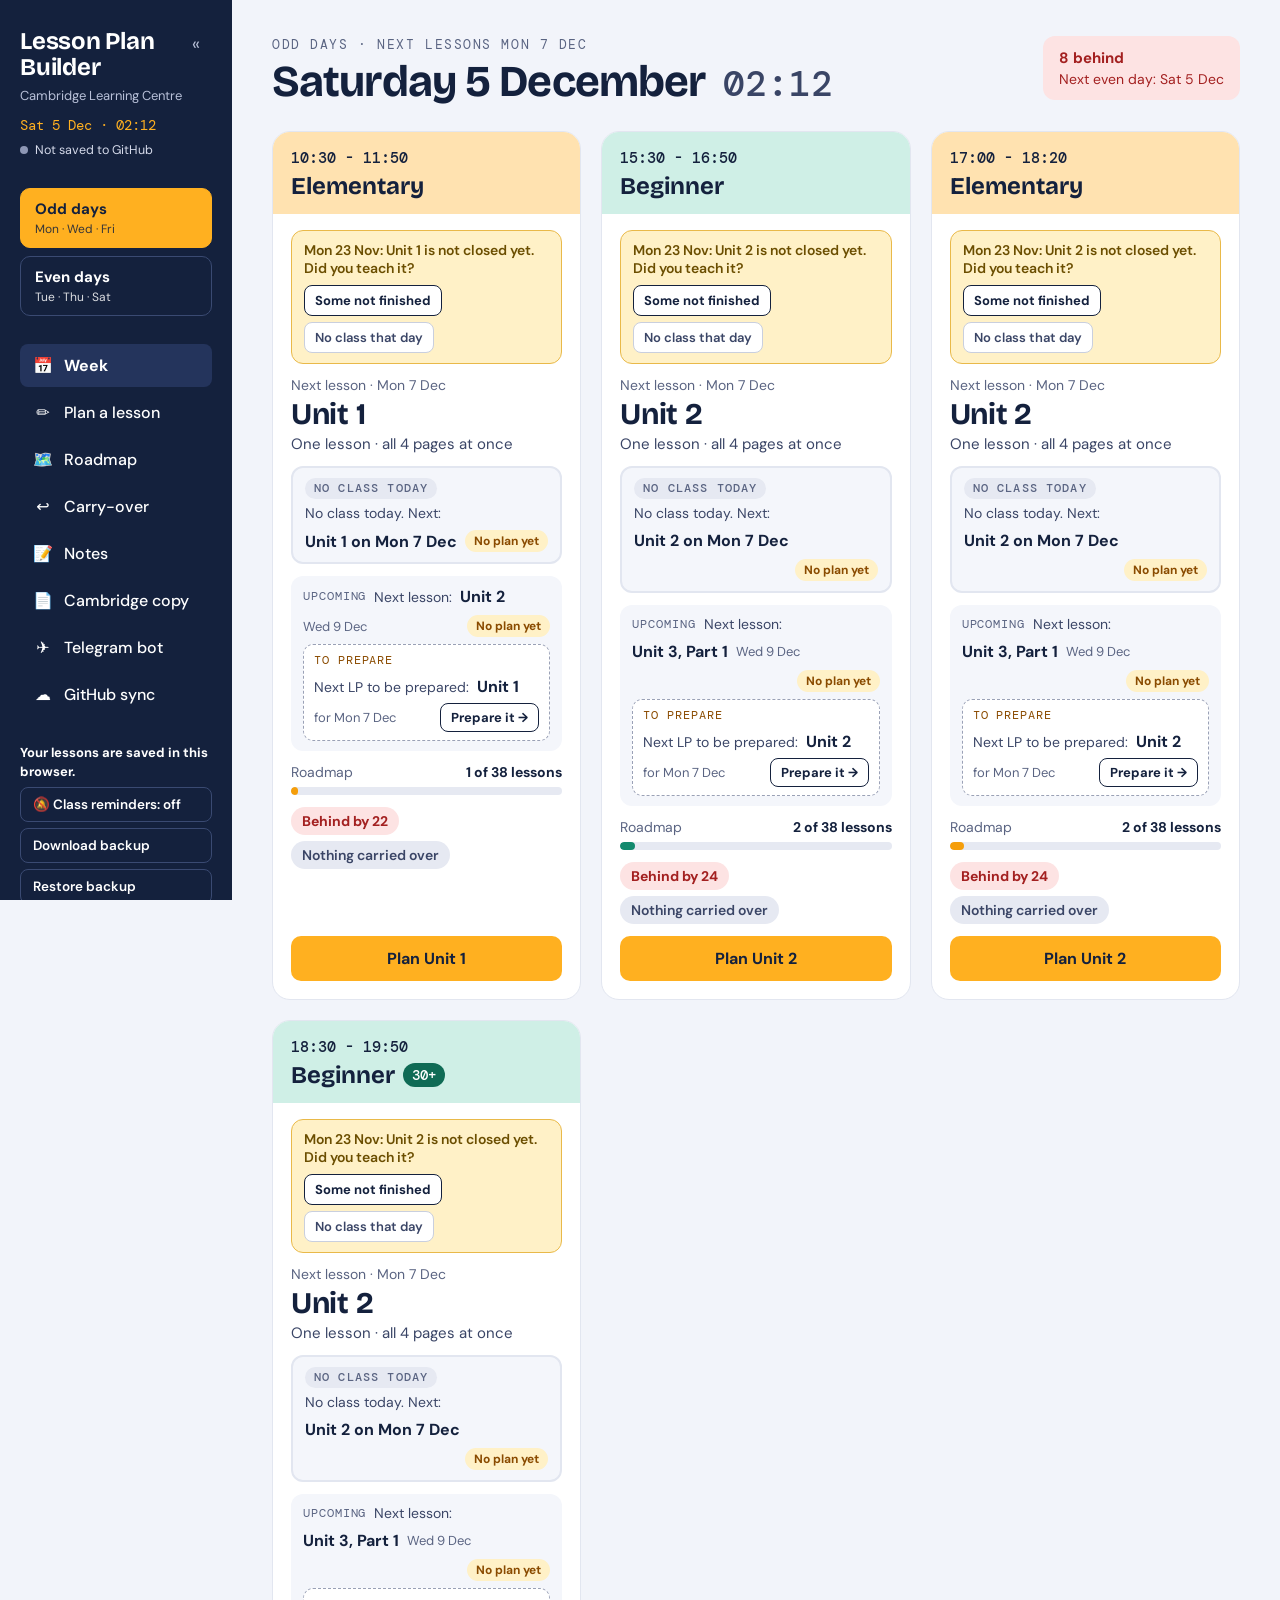
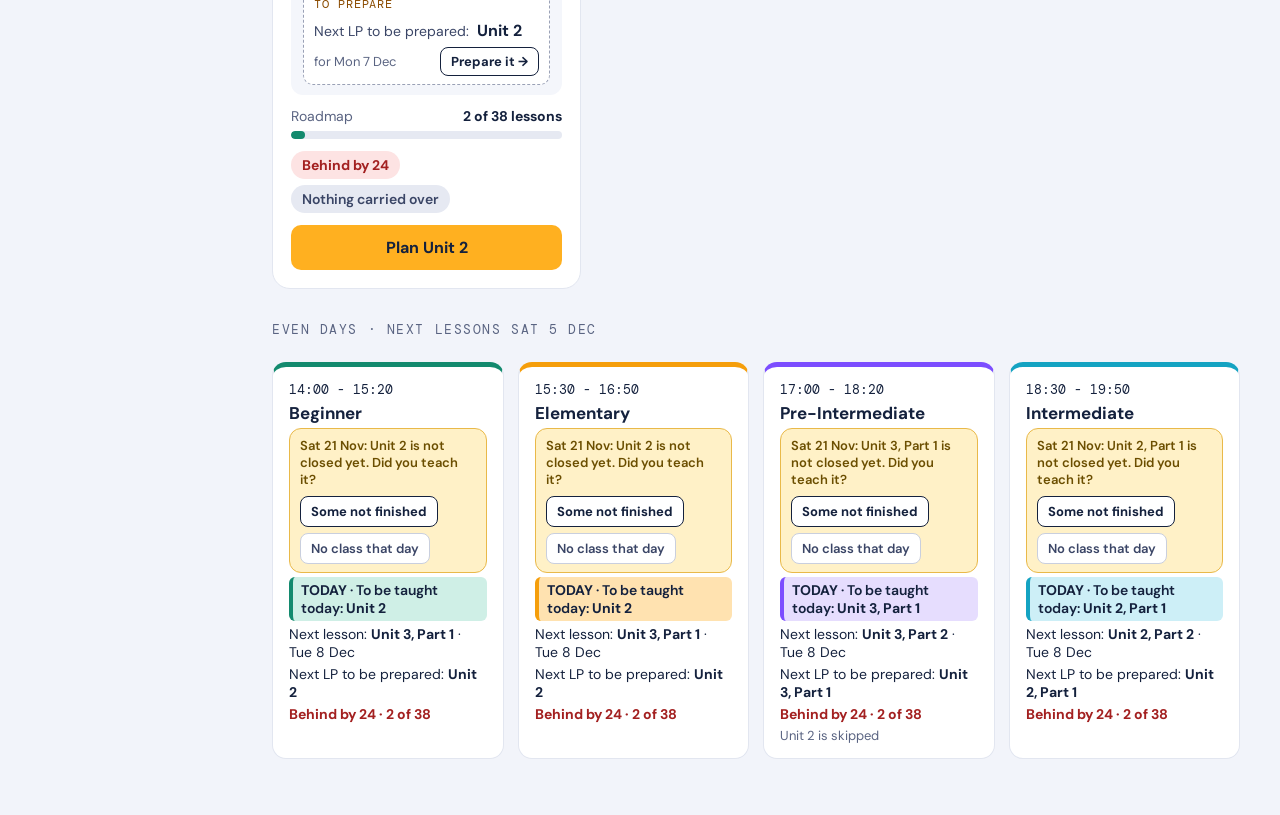
<file: index.html>
<!DOCTYPE html>
<html lang="en">
<head>
<meta charset="utf-8">
<meta name="viewport" content="width=device-width, initial-scale=1">
<title>Lesson Plan Builder</title>
<link rel="preconnect" href="https://fonts.googleapis.com">
<link rel="preconnect" href="https://fonts.gstatic.com" crossorigin>
<link href="https://fonts.googleapis.com/css2?family=Bricolage+Grotesque:opsz,wght@12..96,500;12..96,600;12..96,700;12..96,800&family=DM+Mono:wght@400;500&family=DM+Sans:opsz,wght@9..40,400;9..40,500;9..40,600;9..40,700&display=swap" rel="stylesheet">
<link rel="stylesheet" href="styles.css?v=24">
</head>
<body>
<div id="app"></div>
<input type="file" id="restore-file" accept=".json,application/json" hidden>
<script src="app.js?v=27"></script>
</body>
</html>
</file>
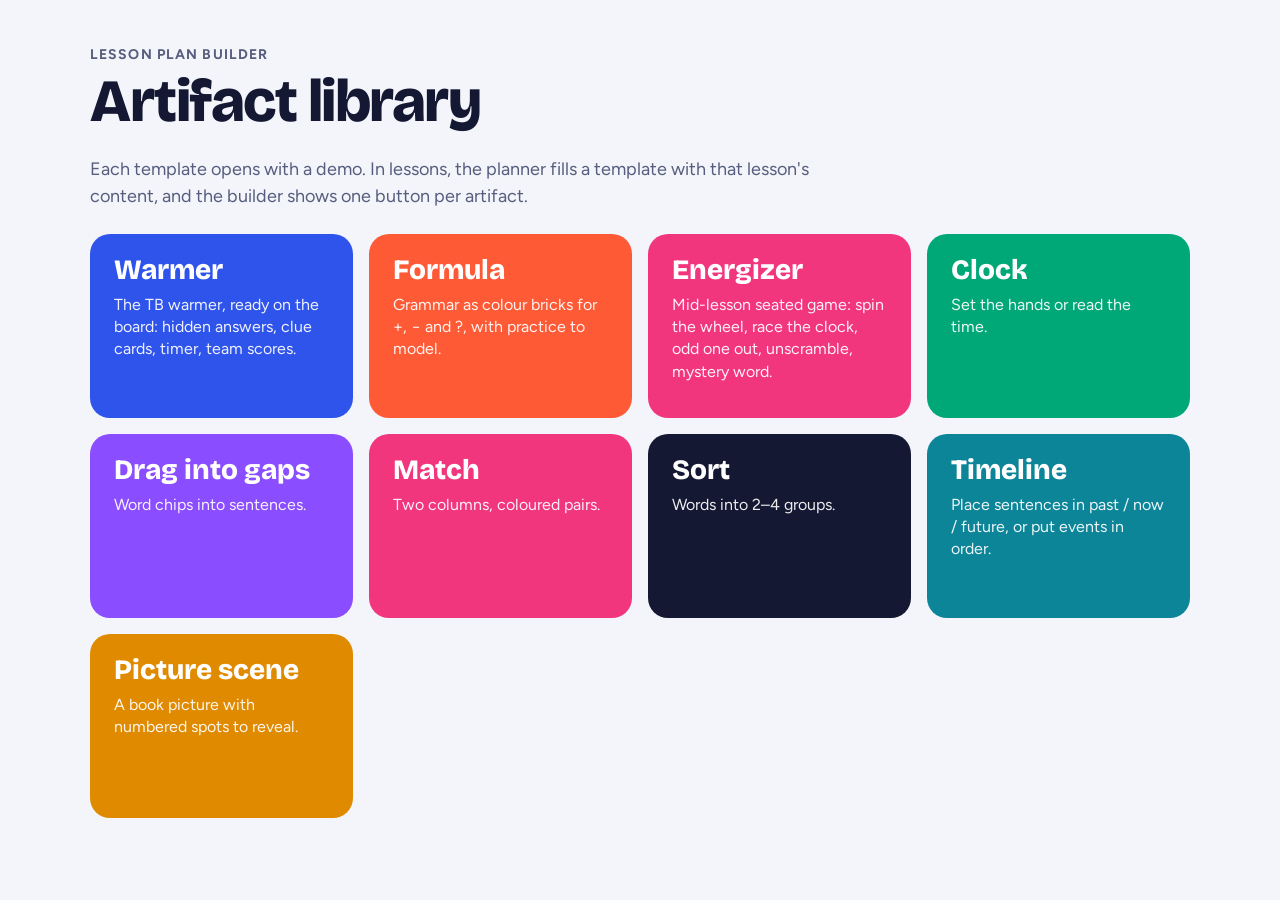
<file: artifacts/index.html>
<!doctype html>
<html lang="en">
<head>
<meta charset="utf-8">
<meta name="viewport" content="width=device-width,initial-scale=1,viewport-fit=cover">
<title>Artifact Library</title>
<link rel="stylesheet" href="https://fonts.googleapis.com/css2?family=Bricolage+Grotesque:opsz,wght@12..96,800&family=Figtree:wght@500;700&display=swap">
<style>
/* The artifact library: every template, opened with its built-in demo. */
:root{color-scheme:light;--paper:#F3F5FA;--ink:#141833;--ink2:#565D7E}
body{margin:0;background:var(--paper);color:var(--ink);font-family:"Figtree","Segoe UI",system-ui,sans-serif;
  padding-left:max(16px,env(safe-area-inset-left,0px));padding-right:max(16px,env(safe-area-inset-right,0px));padding-block:44px}
main{max-width:1100px;margin:0 auto;display:flex;flex-direction:column;gap:24px}
small{font-weight:700;letter-spacing:.08em;text-transform:uppercase;color:var(--ink2);font-size:14px}
h1{font:800 clamp(36px,6vw,60px)/1.02 "Bricolage Grotesque","Figtree",system-ui,sans-serif;letter-spacing:-.025em;margin:8px 0 0}
p{font-size:18px;line-height:1.5;color:var(--ink2);margin:0;max-width:64ch}
.grid{display:grid;grid-template-columns:repeat(auto-fill,minmax(240px,1fr));gap:16px}
a{display:flex;flex-direction:column;gap:8px;text-decoration:none;color:#fff;background:var(--k);border-radius:20px;padding:22px 24px;min-height:140px}
a:focus-visible{outline:3px solid var(--ink);outline-offset:3px}
a b{font:800 28px/1.05 "Bricolage Grotesque","Figtree",system-ui,sans-serif}
a span{font-size:16px;line-height:1.4;opacity:.92}
</style>
</head>
<body>
<main>
  <div><small>Lesson Plan Builder</small><h1>Artifact library</h1></div>
  <p>Each template opens with a demo. In lessons, the planner fills a template with that lesson's content, and the builder shows one button per artifact.</p>
  <div class="grid">
    <a href="warmer.html" style="--k:#2F54EB"><b>Warmer</b><span>The TB warmer, ready on the board: hidden answers, clue cards, timer, team scores.</span></a>
    <a href="formula.html" style="--k:#FF5A36"><b>Formula</b><span>Grammar as colour bricks for +, − and ?, with practice to model.</span></a>
    <a href="energizer.html" style="--k:#F2367E"><b>Energizer</b><span>Mid-lesson seated game: spin the wheel, race the clock, odd one out, unscramble, mystery word.</span></a>
    <a href="clock.html" style="--k:#00A878"><b>Clock</b><span>Set the hands or read the time.</span></a>
    <a href="drag.html" style="--k:#8A4DFF"><b>Drag into gaps</b><span>Word chips into sentences.</span></a>
    <a href="match.html" style="--k:#F2367E"><b>Match</b><span>Two columns, coloured pairs.</span></a>
    <a href="sort.html" style="--k:#141833"><b>Sort</b><span>Words into 2–4 groups.</span></a>
    <a href="timeline.html" style="--k:#0C8599"><b>Timeline</b><span>Place sentences in past / now / future, or put events in order.</span></a>
    <a href="scene.html" style="--k:#E08A00"><b>Picture scene</b><span>A book picture with numbered spots to reveal.</span></a>
  </div>
</main>
</body>
</html>
</file>
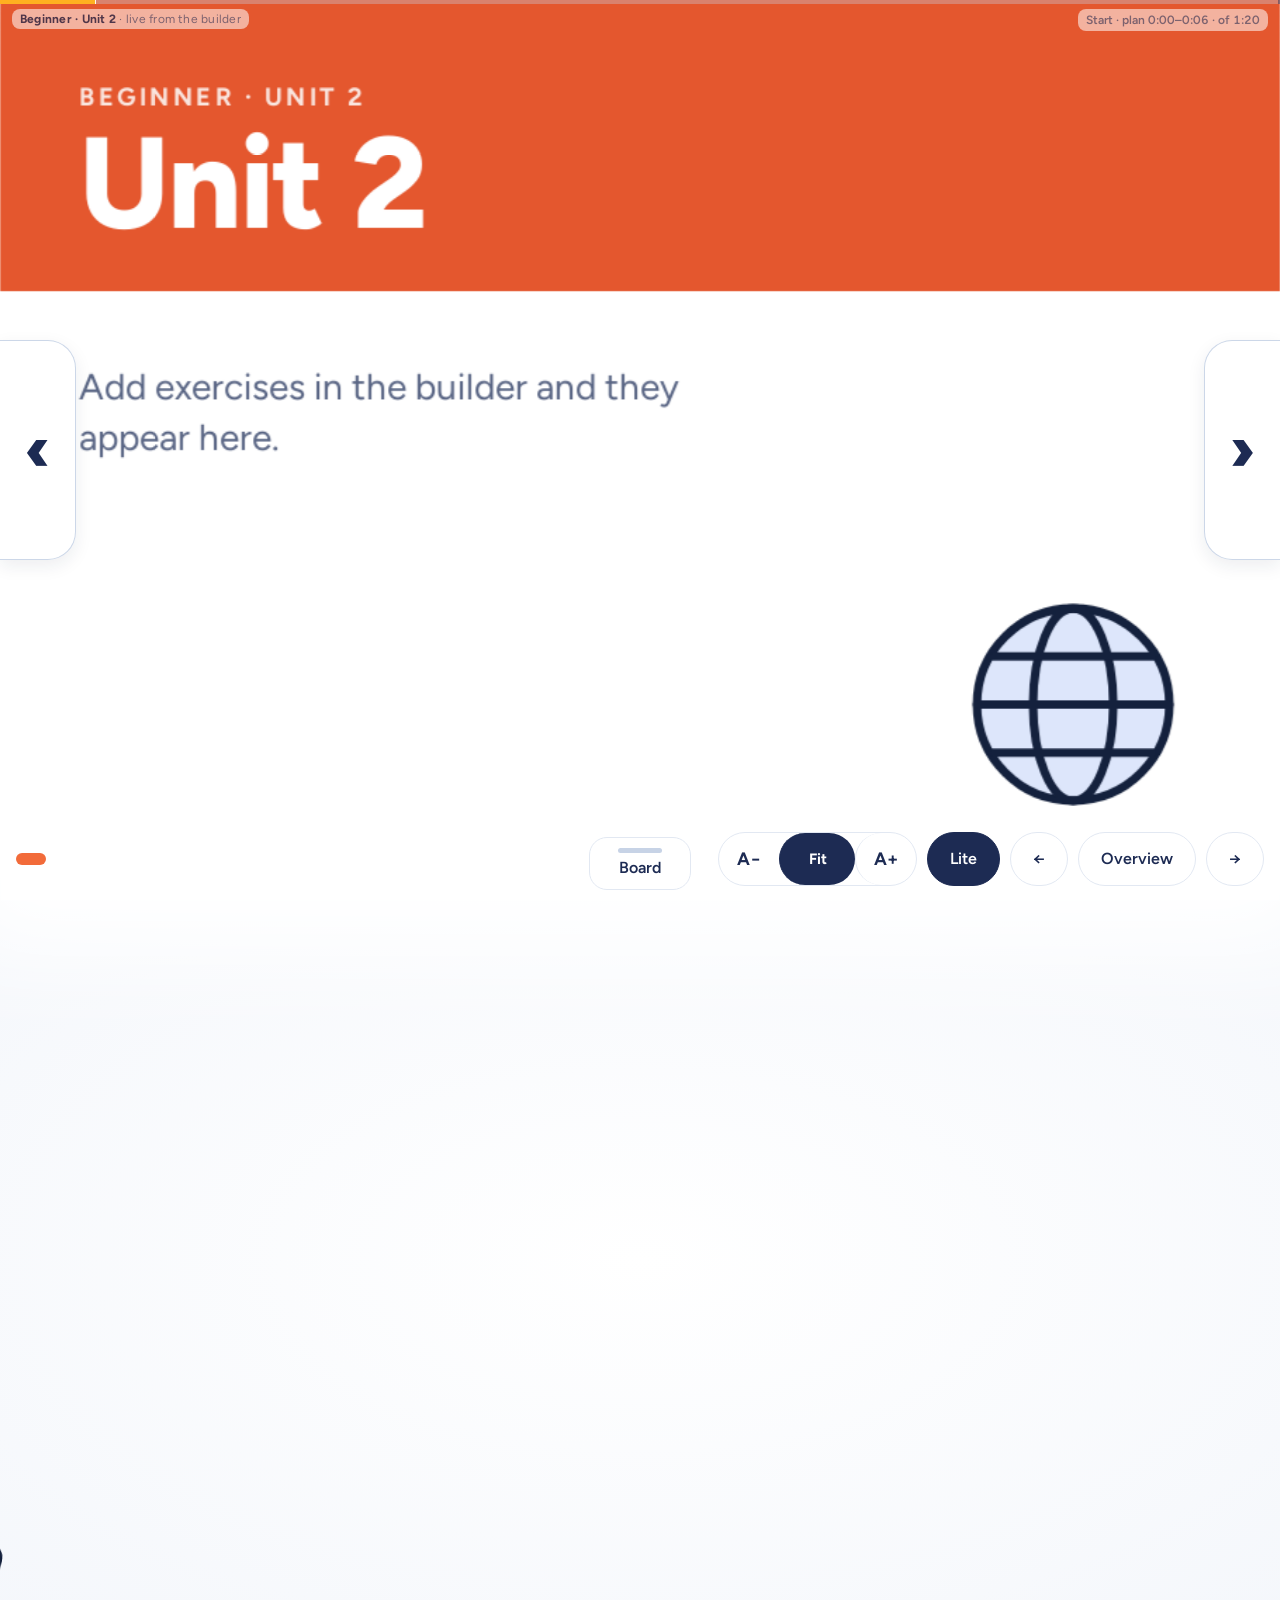
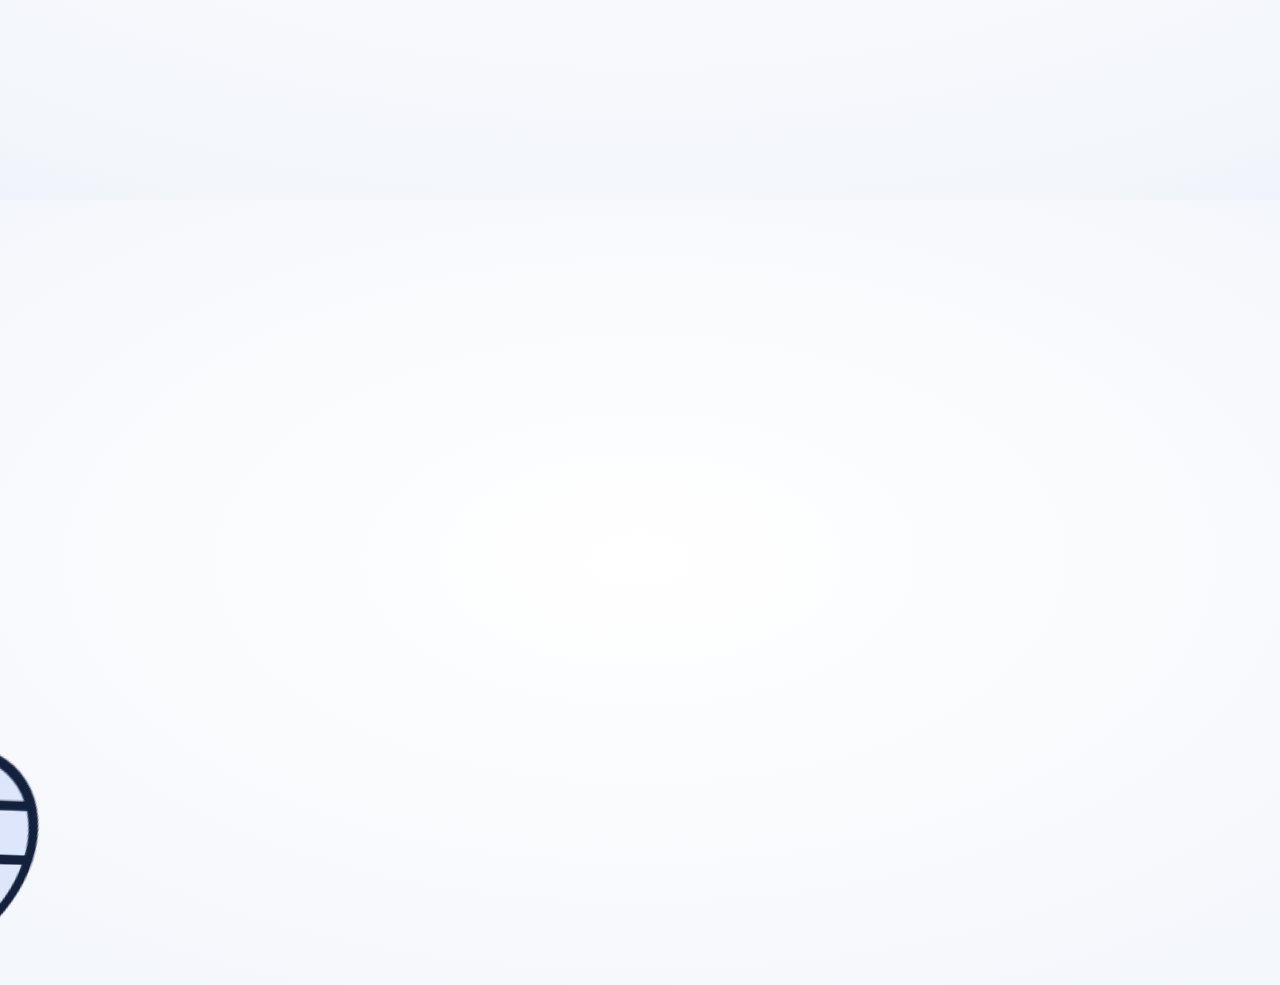
<file: world.html>
<!doctype html>
<html lang="en">
<head>
<title>Lesson world</title>
<meta name="viewport" content="width=device-width, initial-scale=1, viewport-fit=cover">
<meta charset="utf-8">
<meta name="claude:viewport-fit-sides" content="cover">
<link rel="preconnect" href="https://fonts.googleapis.com">
<link rel="stylesheet" href="https://fonts.googleapis.com/css2?family=Bricolage+Grotesque:opsz,wght@12..96,500;12..96,700;12..96,800&family=Figtree:wght@400;500;600;700;800&family=Nunito:wght@500;600;700;800&family=Source+Serif+4:opsz,wght@8..60,500;8..60,700;8..60,800&display=swap">
<style>
html,body{margin:0}
[hidden]{display:none!important}
/* Layout: a bright 3D "travel" world; lesson panels hang in space, the camera flies between them. Single bright theme by design. */
:root{
  --paper:#FFFFFF; --mist:#F3F6FB; --sky:#D6E5F7; --ink:#1D2B53; --ink-2:#5A6685;
  --orange:#F26B3A; --sun:#FFD66B; --line:#E2E8F2;
  --display:"Bricolage Grotesque", "Segoe UI", system-ui, sans-serif;
  --body:"Figtree", "Segoe UI", system-ui, sans-serif;
  color-scheme:light;
}
html,body{height:100%;overflow:hidden}
body{background:radial-gradient(120% 90% at 50% 40%, var(--paper) 0%, var(--mist) 70%, #E8EEF7 100%);color:var(--ink);font-family:var(--body)}
#fit{position:absolute;left:50%;top:50%;width:0;height:0}
#stage{position:absolute;left:0;top:0;width:0;height:0;perspective:1200px;perspective-origin:0 0}
#world{position:absolute;left:0;top:0;transform-style:preserve-3d;will-change:transform}
body{touch-action:none;user-select:none;-webkit-user-select:none}
.obj{position:absolute;left:0;top:0;pointer-events:none}
.obj > div{width:100%;height:100%;animation:bob var(--dur) ease-in-out var(--delay) infinite alternate}
.obj img{width:100%;height:100%;display:block;-webkit-user-drag:none}
body.flying .obj > div{animation-play-state:paused}
body.lite .obj > div{animation:none}
body.lite .obj.extra{display:none}
@keyframes bob{from{transform:translateY(-18px) rotate(calc(var(--rot) * -1))}to{transform:translateY(18px) rotate(var(--rot))}}

.panel{position:absolute;width:var(--pw,1040px);height:640px;left:calc(var(--pw,1040px) / -2);top:-320px;box-sizing:border-box;padding:56px 64px 72px;
  background:rgba(255,255,255,0);border:0;border-radius:0;box-shadow:none;transition:background-color .4s,box-shadow .4s,visibility 0s .4s;
  backface-visibility:hidden;display:flex;flex-direction:column;gap:22px}
/* the slide you are on fills the screen with no frame; the others are only their (hidden) pieces in space */
.panel.active{background:#fff;box-shadow:0 0 70px 40px #fff;transition:background-color .4s,box-shadow .4s,visibility 0s}
/* a slide you are not on is hidden once its pieces have drifted off (lighter for the board, and stages that
   share one spot never cover each other) */
.panel:not(.active){pointer-events:none;visibility:hidden}
body.ov .panel.active{border-radius:28px;box-shadow:0 22px 40px -22px rgba(29,43,83,.32);outline:1px solid var(--line)}
/* pieces of a slide fly in from space and come together; on leaving they drift apart */
.pc{opacity:0;transform:translate(var(--sx,0px),var(--sy,0px)) scale(var(--ss,.8)) rotate(var(--sr,0deg));transition:opacity .28s ease-in,transform .32s ease-in}
.panel.active .pc{opacity:1;transform:none;transition:opacity .4s ease-out calc(var(--base,0ms) + var(--sd,0ms)),transform .55s cubic-bezier(.2,.9,.25,1) calc(var(--base,0ms) + var(--sd,0ms))}
.panel.active .pc[data-step].hide{opacity:0;transform:translateY(14px)}
body.stagehop .pc.keep{transition:none!important}
body.lite .pc{transform:none!important}
.panel.measuring .pc{transform:none!important;transition:none!important}
@media (prefers-reduced-motion: reduce){.pc,.panel.active .pc{transition:none!important;transform:none!important}}
.eyebrow{font:600 15px/1 var(--body);letter-spacing:.14em;text-transform:uppercase;color:var(--orange)}
h1,h2{font-family:var(--display);margin:0;text-wrap:balance;letter-spacing:-.02em}
h1{font-size:104px;line-height:.92;font-weight:800}
h2{font-size:56px;line-height:1;font-weight:700}
p{margin:0}
.lead{font-size:26px;line-height:1.4;color:var(--ink-2);max-width:30ch}
.big{font-size:30px;line-height:1.35}
.row{display:flex;gap:20px}
.chip{display:inline-flex;align-items:center;gap:10px;padding:12px 20px;border-radius:999px;background:var(--mist);font:600 22px/1 var(--body)}
.chip b{color:var(--orange)}
.cols{display:grid;grid-template-columns:1.1fr 1fr;gap:36px;flex:1;min-height:0}
.vocab{display:grid;grid-template-columns:1fr 1fr;gap:14px;align-content:start}
.vocab div{display:flex;align-items:center;gap:14px;padding:14px 16px;border-radius:16px;background:var(--mist);font:600 23px/1.2 var(--body)}
.vocab svg{width:44px;height:44px;flex:none}
.slot{border:3px dashed #B9C8DF;border-radius:20px;display:flex;flex-direction:column;justify-content:center;align-items:center;gap:10px;text-align:center;padding:24px;background:repeating-linear-gradient(45deg,#fff 0 14px,var(--mist) 14px 28px)}
.figure{border-radius:20px;border:1px solid var(--line);background:#fff;display:grid;place-items:center;padding:12px;min-height:0;overflow:hidden}
.figure img{max-width:100%;max-height:100%;object-fit:contain;display:block}
.slot strong{font:700 26px/1.1 var(--display)}
.slot span{font-size:18px;color:var(--ink-2);max-width:26ch;line-height:1.4}
.form{display:flex;flex-direction:column;gap:14px}
.form div{font-size:34px;line-height:1.2;padding:14px 22px;border-radius:16px;background:var(--mist);transition:opacity .45s, transform .45s}
.form em{font-style:normal;color:var(--orange);font-weight:600}
[data-step].hide{opacity:0;transform:translateY(14px)}
.steps{display:grid;grid-template-columns:repeat(3,1fr);gap:18px;flex:1}
.steps div{border-radius:20px;background:var(--mist);padding:24px;display:flex;flex-direction:column;gap:12px}
.steps i{font:800 44px/1 var(--display);font-style:normal;color:var(--orange)}
.steps p{font-size:24px;line-height:1.35}
.note{font-size:20px;color:var(--ink-2)}

.hud{position:fixed;left:0;right:0;bottom:0;display:flex;justify-content:space-between;align-items:center;gap:12px;
  padding:14px max(16px, env(safe-area-inset-right, 0px)) calc(14px + env(safe-area-inset-bottom, 0px)) max(16px, env(safe-area-inset-left, 0px));
  pointer-events:none;font-size:14px;color:var(--ink-2)}
.hud > *{pointer-events:auto}
.dots{display:flex;gap:8px;align-items:center}
.dots{gap:4px;flex-wrap:wrap;max-width:calc(50vw - 90px)}
.stepct{font:700 14px/1 var(--body);color:var(--ink-2);margin-left:6px;font-variant-numeric:tabular-nums}
.dots button{width:26px;height:36px;border:0;padding:0;background:none;cursor:pointer;display:grid;place-items:center}
.dots button::after{content:"";width:12px;height:12px;border-radius:6px;background:#C7D3E6}
.dots button.on::after{background:var(--orange);width:30px}
.ctrls{display:flex;gap:10px}
.ctrls button{font:600 16px/1 var(--body);color:var(--ink);background:#fff;border:1px solid var(--line);border-radius:999px;padding:16px 22px;min-width:56px;cursor:pointer}
.ctrls button[aria-pressed="true"]{background:var(--ink);color:#fff;border-color:var(--ink)}
.ctrls button:hover{border-color:var(--orange)}
button:focus-visible{outline:3px solid var(--orange);outline-offset:2px}
.hint{position:fixed;z-index:5;top:calc(9px + env(safe-area-inset-top, 0px));left:max(12px, env(safe-area-inset-left, 0px));font-size:12px;color:var(--ink-2);letter-spacing:.02em;
  background:rgba(255,255,255,.72);border-radius:8px;padding:3px 8px;opacity:.75}
/* ── lesson progress: a thin line along the top. Filled = exercises done, coloured = the one you are on,
   the dark tick = the real time now. The label says how far ahead or behind the plan you are. ── */
.prog{position:fixed;z-index:6;left:0;right:0;top:0;height:4px;background:rgba(199,211,230,.35);pointer-events:none}
.prog i{position:absolute;top:0;bottom:0;border-right:1px solid rgba(255,255,255,.9);box-sizing:border-box}
.prog i.done{background:rgba(90,102,133,.38)}
.prog i.cur{background:var(--k,var(--orange))}
.prog i.end{border-right:2px solid rgba(29,43,83,.45);background:none}
.prog b{position:absolute;top:-2px;width:3px;height:8px;margin-left:-1px;border-radius:2px;background:var(--ink);transition:left .6s}
.prog b.behind{background:#D9480F}
.pglbl{position:fixed;z-index:6;top:calc(9px + env(safe-area-inset-top, 0px));right:max(12px, env(safe-area-inset-right, 0px));
  font:600 12px/1 var(--body);color:var(--ink-2);background:rgba(255,255,255,.72);border-radius:8px;padding:5px 8px;opacity:.75;
  font-variant-numeric:tabular-nums;cursor:pointer;border:0}
.pglbl em{font-style:normal;color:#12806F}
.pglbl em.behind{color:#D9480F}
.ctrls #next{position:relative}
.ctrls #next .more{position:absolute;top:-6px;right:-6px;min-width:20px;height:20px;padding:0 5px;box-sizing:border-box;border-radius:10px;
  background:var(--orange);color:#fff;font:700 12px/20px var(--body);text-align:center;font-variant-numeric:tabular-nums}
.ctrls #next .more:empty{display:none}
@media (max-width:600px){.hint{display:none}.ctrls button{padding:10px 12px}}

/* ── Whiteboard: pull-up sheet, touch drawing ── */
.wb-tab{position:fixed;left:50%;bottom:calc(10px + env(safe-area-inset-bottom, 0px));transform:translateX(-50%);z-index:30;
  display:flex;flex-direction:column;align-items:center;gap:7px;padding:10px 28px 13px;border:1px solid var(--line);border-radius:18px;
  background:#fff;color:var(--ink);font:600 16px/1 var(--body);cursor:grab;touch-action:none}
.wb-tab::before{content:"";width:44px;height:5px;border-radius:3px;background:#C7D3E6}
body.wb-open .wb-tab{visibility:hidden}
.wb{position:fixed;inset:0;z-index:40;display:flex;flex-direction:column;background:var(--paper);
  transform:translateY(102%);transition:transform .38s cubic-bezier(.2,.8,.2,1);border-radius:24px 24px 0 0;overflow:hidden;touch-action:none;visibility:hidden}
.wb.open,.wb.dragging{visibility:visible}
.wb.open{transform:none}
.wb.dragging{transition:none}
.wb.over{background:transparent}
.wb-bar{position:relative;display:flex;align-items:center;gap:6px;flex-wrap:wrap;background:var(--paper);border-bottom:1px solid var(--line);cursor:grab;
  padding:calc(10px + env(safe-area-inset-top, 0px)) max(12px, env(safe-area-inset-right, 0px)) 5px max(12px, env(safe-area-inset-left, 0px))}
.wb.over .wb-bar{background:rgba(255,255,255,.94)}
.wb-bar::before{content:"";position:absolute;left:50%;top:calc(3px + env(safe-area-inset-top, 0px));width:36px;height:4px;margin-left:-18px;border-radius:3px;background:#C7D3E6}
.wb-group{display:flex;gap:4px;align-items:center}
.wb-sep{width:1px;height:20px;background:var(--line)}
.wb-btn{min-width:32px;height:32px;padding:0 9px;border-radius:9px;border:1px solid var(--line);background:#fff;color:var(--ink);
  font:600 13px/1 var(--body);display:inline-flex;align-items:center;justify-content:center;gap:5px;cursor:pointer}
.wb-btn svg{width:16px;height:16px}
.wb-btn[aria-pressed="true"]{background:var(--ink);color:#fff;border-color:var(--ink)}
.wb-sw{width:32px;padding:0}
.wb-sw span{width:16px;height:16px;border-radius:50%;background:var(--c)}
.wb-sw[aria-pressed="true"]{background:#fff;border:2px solid var(--ink)}
.wb-fold{margin-left:auto}
.wb-area{flex:1;min-height:0;position:relative}
.wb canvas{position:absolute;inset:0;width:100%;height:100%;display:block;cursor:crosshair;touch-action:none}

.wb-bar{z-index:2}
.wb-size{display:flex;align-items:center;gap:6px;height:32px;padding:0 9px 0 2px;border:1px solid var(--line);border-radius:9px;background:#fff}
.wb-dot{width:24px;height:24px;display:grid;place-items:center}
.wb-dot i{display:block;border-radius:50%;background:var(--c)}
#wbSize{-webkit-appearance:none;appearance:none;width:110px;height:28px;background:transparent;margin:0;cursor:pointer}
#wbSize::-webkit-slider-runnable-track{height:5px;border-radius:3px;background:linear-gradient(90deg,#D3DCEA,var(--ink))}
#wbSize::-webkit-slider-thumb{-webkit-appearance:none;width:20px;height:20px;margin-top:-7.5px;border-radius:50%;background:#fff;border:2px solid var(--ink)}
#wbSize::-moz-range-track{height:5px;border-radius:3px;background:linear-gradient(90deg,#D3DCEA,var(--ink))}
#wbSize::-moz-range-thumb{width:16px;height:16px;border-radius:50%;background:#fff;border:2px solid var(--ink)}
.wb-colors{position:relative}
.wb-more span{background:conic-gradient(#E03131,#F59F00,#FAD02C,#2B8A3E,#1C7ED6,#7048E8,#C2255C,#E03131);display:grid;place-items:center}
.wb-more span::after{content:"";width:7px;height:7px;border-radius:50%;background:var(--c);box-shadow:0 0 0 2px #fff}
.wb-more:not([data-custom]) span::after{display:none}
.wb-pop{position:absolute;top:40px;left:0;z-index:5;display:grid;grid-template-columns:repeat(4,40px);gap:8px;padding:10px;background:#fff;border:1px solid var(--line);border-radius:18px;box-shadow:0 18px 40px -18px rgba(29,43,83,.45)}
.wb-pop[hidden]{display:none}
.wb-pop button{width:40px;height:40px;border-radius:50%;border:3px solid #fff;box-shadow:0 0 0 1px var(--line);background:var(--c);cursor:pointer;padding:0}
.wb-pop label{grid-column:1/-1;display:flex;align-items:center;gap:8px;height:40px;padding:0 10px;border:1px solid var(--line);border-radius:10px;font:600 13px/1 var(--body);cursor:pointer}
.wb-pop input{width:30px;height:30px;border:0;padding:0;background:none;cursor:pointer}
.wb-zoom{font-variant-numeric:tabular-nums;min-width:52px}
@media (max-width:700px){.wb-tab{bottom:calc(64px + env(safe-area-inset-bottom, 0px))}}
@media (prefers-reduced-motion: reduce){.wb{transition:none}}

/* builder-driven panels */
.panel{overflow:hidden}
.panel .where{font:600 20px/1.3 var(--body);color:var(--ink-2)}
.panel .kindart{position:absolute;right:52px;bottom:44px;width:190px;height:190px;opacity:.95;pointer-events:none}
.panel .kindart img{width:100%;height:100%}
.panel .bigbox{align-self:flex-start;display:flex;flex-direction:column;gap:6px;padding:20px 28px;border-radius:20px;background:var(--tint);max-width:70%}
.panel .bigbox span{font:700 15px/1 var(--body);letter-spacing:.1em;text-transform:uppercase;color:var(--k)}
.panel .bigbox b{font:700 52px/1.05 var(--display);letter-spacing:-.01em}
.panel .eyebrow{color:var(--k, var(--orange))}
.panel h2{max-width:76%}
.panel h2.long{font-size:42px;line-height:1.1}
.agenda{display:flex;flex-wrap:wrap;gap:10px;margin-top:auto;max-width:80%}
.agenda span{display:inline-flex;align-items:center;gap:8px;padding:10px 16px;border-radius:999px;background:var(--mist);font:600 19px/1 var(--body)}
.agenda i{width:12px;height:12px;border-radius:50%;background:var(--k)}
.empty{position:fixed;inset:0;display:grid;place-items:center;z-index:20;padding:24px}
.empty div{max-width:440px;background:#fff;border:1px solid var(--line);border-radius:20px;padding:28px;font-size:17px;line-height:1.5}
.empty b{display:block;font:700 24px/1.2 var(--display);margin-bottom:8px}
.hint b{color:var(--ink)}
/* ── book copy: panels styled like the coursebook page the students hold ── */
.panel.bk,.panel.opener{background:#fff}
.panel.bk{padding:48px 56px 66px;gap:14px;font-family:var(--bf, var(--body));--fs:1}
.bk .ptop{display:flex;align-items:center;gap:16px;min-height:44px}
.bk .sechead{font:800 calc(24px*var(--fs))/1.1 var(--bf, var(--body));letter-spacing:.01em;color:var(--c)}
.bk .sechead.hs-band{background:var(--c);color:#fff;padding:9px 20px 9px 18px;border-radius:6px}
.bk .sechead.hs-tab{background:var(--c);color:#fff;padding:9px 22px;border-radius:14px 14px 0 0;box-shadow:0 3px 0 var(--c)}
.bk .sechead.hs-text{border-bottom:4px solid var(--c);padding-bottom:4px}
.bk .pageref{margin-left:auto;display:flex;align-items:baseline;gap:6px;font:800 20px/1 var(--bf, var(--body));color:var(--u);white-space:nowrap}
.bk .pageref b{font-size:40px;line-height:.9}
.bk .rubric{display:flex;align-items:flex-start;gap:14px;font:700 calc(29px*var(--fs))/1.28 var(--bf, var(--body));color:var(--ink)}
.bk .rubric .num{flex:none;display:grid;place-items:center;min-width:calc(46px*var(--fs));height:calc(46px*var(--fs));padding:0 8px;box-sizing:border-box;font:800 calc(25px*var(--fs))/1 var(--bf, var(--body));background:var(--u);color:#fff}
.bk .rubric .num.ns-circle{border-radius:999px}
.bk .rubric .num.ns-square{border-radius:8px}
.bk .rubric .num.ns-plain{background:none;color:var(--u);font-size:calc(34px*var(--fs));padding:0;min-width:0}
.bk .rubric .lbl{flex:none;padding:6px 12px;border-radius:8px;background:var(--mist);color:var(--ink-2);font-size:calc(19px*var(--fs))}
.bk .body{flex:1;min-height:0;overflow:hidden;display:grid;grid-template-columns:minmax(0,1fr);gap:16px;align-content:start}
.bk .body.has-side{grid-template-columns:minmax(0,1.15fr) minmax(0,1fr)}
.bk .col{display:flex;flex-direction:column;gap:14px;min-width:0}
.bk .meta{font:600 15px/1 var(--body);color:var(--ink-2);letter-spacing:.02em}
.bk .blk-words{display:flex;flex-wrap:wrap;gap:8px 10px;padding:14px 16px;border:2.5px solid var(--c);border-radius:12px}
.bk .blk-words span{font:600 calc(23px*var(--fs))/1.2 var(--bf, var(--body))}
.bk .blk-words span+span::before{content:"";display:inline-block;width:5px;height:5px;margin:0 10px 4px 0;border-radius:50%;background:var(--c);opacity:.6}
.bk ol.blk-list,.bk .blk-match ol{margin:0;padding:0;list-style:none;display:flex;flex-direction:column;gap:calc(9px*var(--fs))}
.bk ol.blk-list li,.bk .blk-match li{display:flex;gap:12px;font:500 calc(24px*var(--fs))/1.35 var(--bf, var(--body))}
.bk li > i{flex:none;font-style:normal;font-weight:800;color:var(--c);min-width:1.2em}
.bk .gap{display:inline-block;min-width:3.6em;border-bottom:2.5px solid var(--ink-2);text-align:center;line-height:1.1;margin:0 3px}
.bk .ans{color:var(--c);font-weight:700;transition:opacity .35s}
.bk .ans.hide{opacity:0}
.bk .blk-match{display:grid;grid-template-columns:1fr 1fr;gap:20px}
.bk table.blk-table{border-collapse:collapse;width:100%;font:500 calc(22px*var(--fs))/1.3 var(--bf, var(--body))}
.bk table.blk-table td,.bk table.blk-table th{border:1.5px solid var(--line);padding:calc(8px*var(--fs)) 12px;text-align:left;vertical-align:top}
.bk table.blk-table th{background:var(--tint);color:var(--c);font-weight:800}
.bk .blk-rule{border-radius:14px;background:var(--tint);padding:14px 18px;display:flex;flex-direction:column;gap:6px}
.bk .blk-rule b{font:800 calc(21px*var(--fs))/1.2 var(--bf, var(--body));color:var(--c);text-transform:uppercase;letter-spacing:.04em}
.bk .blk-rule p{font:500 calc(22px*var(--fs))/1.4 var(--bf, var(--body))}
.bk .blk-text{display:flex;flex-direction:column;gap:8px}
.bk .blk-text b{font:800 calc(25px*var(--fs))/1.2 var(--bf, var(--body));color:var(--c)}
.bk .blk-text p{font:500 calc(21px*var(--fs))/1.5 var(--bf, var(--body))}
.bk .blk-dialogue{display:flex;flex-direction:column;gap:8px}
.bk .blk-dialogue p{font:500 calc(23px*var(--fs))/1.4 var(--bf, var(--body))}
.bk .blk-dialogue p span{font-weight:800;color:var(--c);margin-right:10px}
.bk .blk-answers{font:600 calc(21px*var(--fs))/1.4 var(--body);color:#12806F;background:#E8F6F1;border-radius:12px;padding:10px 16px;transition:opacity .35s}
.bk .blk-answers.hide{opacity:0}
.bk figure{margin:0;border-radius:12px;overflow:hidden;background:#fff;border:1px solid var(--line);display:grid;place-items:center;min-height:120px}
.bk figure img{display:block;max-width:100%;max-height:430px;object-fit:contain}
.bk figure.missing{border:2.5px dashed #B9C8DF;background:repeating-linear-gradient(45deg,#fff 0 12px,var(--mist) 12px 24px);padding:20px;text-align:center;font:600 18px/1.4 var(--body);color:var(--ink-2)}
.bk .bigbox{align-self:flex-start;display:flex;flex-direction:column;gap:6px;padding:18px 26px;border-radius:18px;background:var(--tint)}
.bk .bigbox span{font:700 15px/1 var(--body);letter-spacing:.1em;text-transform:uppercase;color:var(--c)}
.bk .bigbox b{font:700 48px/1.05 var(--display)}
/* title panel as a unit opener */
.panel.opener{padding:0;overflow:hidden;font-family:var(--bf, var(--body))}
.opener .band{background:var(--u);color:#fff;padding:60px 56px 34px;display:flex;flex-direction:column;gap:10px}
.opener .band small{font:700 18px/1 var(--body);letter-spacing:.14em;text-transform:uppercase;opacity:.85}
.opener .band h1{color:#fff;font-family:var(--bf, var(--display));font-size:92px}
.opener .rest{padding:28px 56px 72px;display:flex;flex-direction:column;gap:18px;flex:1}
.opener .pages{font:700 26px/1.2 var(--bf, var(--body));color:var(--ink)}
.opener .secs{display:flex;flex-wrap:wrap;gap:10px}
.opener .secs span{padding:10px 16px;border-radius:8px;background:var(--k);color:#fff;font:700 19px/1 var(--bf, var(--body))}
/* ── student steps and touch tasks ── */
.bk .steplbl{padding:7px 14px;border-radius:999px;background:var(--ink);color:#fff;font:700 15px/1 var(--body);letter-spacing:.06em;text-transform:uppercase}
.bk ol.asks{margin:0;padding:0;list-style:none;display:flex;flex-direction:column;gap:calc(18px*var(--fs))}
.bk ol.asks li{display:flex;flex-direction:column;gap:6px;font:700 calc(36px*var(--fs))/1.25 var(--bf, var(--body));color:var(--ink);transition:opacity .35s,transform .35s}
.bk ol.asks li.hide{position:relative;opacity:1;transform:none}
.bk ol.asks li.hide > *{visibility:hidden}
.bk ol.asks li.hide::after{content:"";position:absolute;left:0;top:calc(50% - .18em);width:min(55%,12em);height:.36em;border-radius:1em;background:var(--tint)}
/* stages of one exercise, shown on the same slide */
.bk .stages{display:flex;gap:6px;flex-wrap:wrap}
.bk .stages span{padding:6px 12px;border-radius:999px;border:1.5px solid #C7D3E6;color:var(--ink-2);font:700 13px/1 var(--body);letter-spacing:.05em;text-transform:uppercase}
.bk .stages span.past{opacity:.55}
.bk .stages span.on{background:var(--ink);border-color:var(--ink);color:#fff}
.bk ol.asks li em{font-style:normal;font-weight:600;font-size:.8em;color:var(--c)}
.bk ol.asks li em.hide{opacity:0}
.bk .ia{touch-action:none}
.bk .mini{font:700 calc(20px*var(--fs))/1 var(--body);border:2px solid var(--c);color:var(--c);background:#fff;border-radius:12px;padding:12px 20px;cursor:pointer;min-height:48px}
.bk .mini:disabled{opacity:.5;cursor:default}
.bk .pool{display:flex;flex-wrap:wrap;gap:10px;padding:14px;border:2.5px dashed var(--c);border-radius:14px;margin-bottom:6px}
.bk .chip,.chip.ghost{font:700 calc(23px*var(--fs))/1 var(--bf, var(--body));padding:12px 18px;border-radius:12px;border:0;background:var(--c);color:#fff;cursor:grab;touch-action:none;min-height:48px}
.bk .chip:disabled{opacity:.25;cursor:default}
.chip.ghost{position:fixed;z-index:60;pointer-events:none;font-size:23px;box-shadow:0 12px 30px rgba(20,33,61,.3);background:#14213D;color:#fff}
.bk .dz{min-width:4.5em;min-height:1.2em;background:var(--tint);border-radius:6px 6px 0 0}
.bk .dz.ok{background:#E3F6EE;color:#12806F;font-weight:700;border-bottom-color:#12806F;padding:0 6px}
.bk .dz.no,.bk .mi.no{animation:shake .4s}
@keyframes shake{25%{transform:translateX(-6px)}75%{transform:translateX(6px)}}
.bk .ia.drag .reset{align-self:flex-start;margin-top:6px}
.bk .ia.drag{display:flex;flex-direction:column;gap:10px}
.bk .mt{display:grid;grid-template-columns:1fr 1fr;gap:24px}
.bk .mcol{display:flex;flex-direction:column;gap:10px}
.bk .mi{display:flex;align-items:center;gap:12px;text-align:left;font:600 calc(23px*var(--fs))/1.3 var(--bf, var(--body));color:var(--ink);background:#fff;border:2.5px solid var(--line);border-radius:14px;padding:12px 16px;cursor:pointer;min-height:56px}
.bk .mi i{font-style:normal;font-weight:800;color:var(--c)}
.bk .mi.sel{border-color:var(--c);background:var(--tint)}
.bk .mi.ok{border-color:var(--h);background:color-mix(in srgb,var(--h) 14%,#fff);cursor:default}
.bk .mi.ok i{color:var(--h)}
.bk .clk{display:flex;gap:28px;align-items:center}
.bk .clk .face{width:calc(330px*var(--fs));height:calc(330px*var(--fs));flex:none;touch-action:none;cursor:pointer}
.bk .clk .rim{fill:#fff;stroke:var(--c);stroke-width:7}
.bk .clk text{font:700 17px var(--body);fill:var(--ink);text-anchor:middle}
.bk .clk line{stroke:#9AA6BF;stroke-width:1.5}
.bk .clk .hh{stroke:var(--ink);stroke-width:8;stroke-linecap:round}
.bk .clk .mh{stroke:var(--c);stroke-width:5;stroke-linecap:round}
.bk .clk .pin{fill:var(--ink)}
.bk .cside{display:flex;flex-direction:column;gap:14px}
.bk .cside .say{font:800 calc(38px*var(--fs))/1.2 var(--bf, var(--body));color:var(--ink);margin:0}
.bk .res{font:700 calc(26px*var(--fs))/1.2 var(--body);min-height:1.2em;margin:0}
.bk .res.ok{color:#12806F}.bk .res.no{color:#C92A2A}
.bk .cbtns{display:flex;gap:10px}
.bk .cnt{font:600 16px var(--body);color:var(--ink-2);margin:0}
.bk .ch{display:flex;flex-direction:column;gap:16px}
.bk .cq p{margin:0 0 8px;font:700 calc(26px*var(--fs))/1.3 var(--bf, var(--body))}
.bk .opts{display:flex;flex-wrap:wrap;gap:10px}
.bk .opt.ok{background:#12806F;border-color:#12806F;color:#fff;opacity:1}
.bk .opt.no{background:#FFE3E3;border-color:#C92A2A;color:#C92A2A}
.bk .model{border-radius:14px;background:var(--tint);padding:16px 20px;display:flex;flex-direction:column;gap:6px}
.bk .model b{font:800 15px/1 var(--body);letter-spacing:.1em;text-transform:uppercase;color:var(--c)}
.bk .model p{margin:0;font:600 calc(26px*var(--fs))/1.35 var(--bf, var(--body))}
.bk .model p span{font-weight:800;color:var(--c);margin-right:10px}
.bk .timer{position:relative;width:200px;height:200px;align-self:flex-start;display:grid;place-items:center;margin-top:8px}
.bk .timer svg{position:absolute;inset:0;transform:rotate(-90deg)}
.bk .timer .tr{fill:none;stroke:var(--tint);stroke-width:10}
.bk .timer .tp{fill:none;stroke:var(--c);stroke-width:10;stroke-linecap:round;transition:stroke-dashoffset .9s linear}
.bk .timer b{font:800 44px/1 var(--body);font-variant-numeric:tabular-nums;color:var(--ink);margin-top:-30px}
.bk .timer .mini{position:absolute;bottom:34px}
.bk .timer.done b{color:#C92A2A}
/* fitting: when an exercise is long, everything shrinks together with the text (--fs), not only the letters,
   so buttons, gaps, pictures and timers never push the content off the slide */
.bk .body{gap:calc(16px*var(--fs))}
.bk .col{gap:calc(14px*var(--fs))}
.bk .mini{padding:calc(12px*var(--fs)) calc(20px*var(--fs));min-height:calc(48px*var(--fs));border-radius:calc(12px*var(--fs))}
.bk .ch{gap:calc(16px*var(--fs))}
.bk .cq p{margin-bottom:calc(8px*var(--fs))}
.bk .opts{gap:calc(10px*var(--fs))}
.bk .pool{padding:calc(14px*var(--fs));gap:calc(10px*var(--fs))}
.bk .chip{padding:calc(12px*var(--fs)) calc(18px*var(--fs));min-height:calc(48px*var(--fs))}
.bk .mt{gap:calc(24px*var(--fs))}
.bk .mcol{gap:calc(10px*var(--fs))}
.bk .mi{padding:calc(12px*var(--fs)) calc(16px*var(--fs));min-height:calc(56px*var(--fs))}
.bk .clk{gap:calc(28px*var(--fs))}
.bk .model{padding:calc(16px*var(--fs)) calc(20px*var(--fs))}
.bk .timer{width:calc(200px*var(--fs));height:calc(200px*var(--fs))}
.bk .timer b{font-size:calc(44px*var(--fs))}
.bk .timer .mini{bottom:calc(34px*var(--fs))}
.bk .blk-words{padding:calc(14px*var(--fs)) calc(16px*var(--fs))}
.bk .blk-rule{padding:calc(14px*var(--fs)) calc(18px*var(--fs))}
.bk figure{min-height:calc(120px*var(--fs))}
.bk figure img{max-height:calc(430px*var(--fs))}
.bk .bigbox{padding:calc(18px*var(--fs)) calc(26px*var(--fs))}
.bk .bigbox b{font-size:calc(48px*var(--fs))}
/* ── content zoom: the teacher picks the size of an exercise (A− / A+ / pinch). The text gets bigger or smaller and
   everything re-flows inside the slide's margins. If it no longer fits, the slide scrolls (drag up / down). ── */
.bk .body.scroll{overflow-y:auto;scrollbar-width:none;overscroll-behavior:contain}
.bk .body.scroll::-webkit-scrollbar{display:none}
.bk .morebelow{position:absolute;right:56px;bottom:104px;transform:translateY(8px);opacity:0;pointer-events:none;
  padding:8px 16px;border-radius:999px;background:var(--ink);color:#fff;font:700 15px/1 var(--body);letter-spacing:.04em;
  transition:opacity .25s,transform .35s cubic-bezier(.2,.9,.25,1)}
.bk.can-scroll .morebelow{opacity:.85;transform:none}
.zoomctl{display:flex;align-items:center;background:#fff;border:1px solid var(--line);border-radius:999px;overflow:hidden}
.zoomctl button{font:700 18px/1 var(--body);color:var(--ink);background:none;border:0;padding:16px 18px;min-width:60px;min-height:52px;cursor:pointer}
.zoomctl button+button{border-left:1px solid var(--line)}
.zoomctl #zfit{font-size:15px;min-width:76px;font-variant-numeric:tabular-nums}
.zoomctl #zfit[aria-pressed="false"]{color:var(--orange)}
.zoomctl button:disabled{opacity:.35;cursor:default}
.zbadge{position:fixed;z-index:8;left:50%;bottom:120px;transform:translateX(-50%) scale(.8);opacity:0;pointer-events:none;
  padding:14px 26px;border-radius:999px;background:rgba(20,33,61,.88);color:#fff;font:800 34px/1 var(--body);font-variant-numeric:tabular-nums;
  transition:opacity .3s,transform .45s cubic-bezier(.2,1.4,.3,1)}
.zbadge.on{opacity:1;transform:translateX(-50%) scale(1)}
body.ov .zoomctl{visibility:hidden}
/* ── side buttons: big Back / Next targets on both edges of the board, so Java never has to swipe ── */
.side{position:fixed;z-index:7;top:50%;transform:translateY(-50%);width:76px;height:220px;border:0;padding:0;cursor:pointer;
  display:grid;place-items:center;background:rgba(255,255,255,.55);color:var(--ink);border:1px solid rgba(199,211,230,.9);
  font:800 64px/1 var(--body);box-shadow:0 6px 18px rgba(20,33,61,.08);touch-action:manipulation;
  transition:background .2s,transform .18s cubic-bezier(.2,.9,.25,1),opacity .2s}
.side.l{left:0;border-radius:0 28px 28px 0;border-left:0}
.side.r{right:0;border-radius:28px 0 0 28px;border-right:0}
.side:active{background:rgba(255,255,255,.95);transform:translateY(-50%) scale(.94)}
.side.r:active{transform:translateY(-50%) translateX(4px) scale(.94)}
.side.l:active{transform:translateY(-50%) translateX(-4px) scale(.94)}
body.ov .side,body.wb-open .side{opacity:0;pointer-events:none}
</style>

</head>
<body>
<!-- A lesson can also travel inside this file: put {"level": "beginner", "lesson": {…same shape as a builder lesson…}}
     in this script tag and the world shows it with no builder (the lesson-world skill publishes lessons this way). -->
<script type="application/json" id="lesson-data"></script>
<div class="prog" id="prog" aria-hidden="true"></div>
<div class="hint"><b id="lessonLabel">Lesson world</b> · <span id="liveTag">live from the builder</span></div>
<button class="pglbl" id="pglbl" title="Lesson progress. Tap to restart the clock from now." hidden></button>
<!-- Panels are generated from the lesson (builder data or the lesson-data tag); nothing to edit here. -->
<div id="fit"><div id="stage"><div id="world"></div></div></div>


<!-- ═══ WHITEBOARD (engine): pull-up sheet. Paper = blank board; On slide = write over the current panel. ═══ -->
<button class="wb-tab" id="wbTab" aria-label="Open whiteboard">Board</button>
<div class="wb" id="wb" role="dialog" aria-label="Whiteboard">
  <div class="wb-bar" id="wbBar">
    <div class="wb-group" role="group" aria-label="Board type">
      <button class="wb-btn" data-mode="paper" aria-pressed="true">Paper</button>
      <button class="wb-btn" data-mode="slide" aria-pressed="false">On slide</button>
    </div>
    <span class="wb-sep"></span>
    <div class="wb-group wb-colors" role="group" aria-label="Pen colour" id="wbColors"></div>
    <label class="wb-size" title="Pen width"><span class="wb-dot"><i id="wbDot"></i></span><input type="range" id="wbSize" min="1" max="12" step="0.5" value="3" aria-label="Pen width"></label>
    <button class="wb-btn" id="wbEraser" aria-pressed="false" aria-label="Eraser"><svg viewBox="0 0 24 24" fill="none" stroke="currentColor" stroke-width="2" stroke-linejoin="round"><path d="M4 16 13 7l6 6-7 7H8Z"/><path d="M9 11l6 6M12 20h8"/></svg></button>
    <span class="wb-sep"></span>
    <div class="wb-group">
      <button class="wb-btn" id="wbUndo"><svg viewBox="0 0 24 24" fill="none" stroke="currentColor" stroke-width="2.4" stroke-linecap="round" stroke-linejoin="round"><path d="M9 14 4 9l5-5"/><path d="M4 9h10.5a5.5 5.5 0 0 1 0 11H11"/></svg>Undo</button>
      <button class="wb-btn" id="wbClear">Clear</button>
      <button class="wb-btn wb-zoom" id="wbZoom" title="Tap to reset zoom">100%</button>
    </div>
    <button class="wb-btn wb-fold" id="wbFold">Fold away <svg viewBox="0 0 24 24" fill="none" stroke="currentColor" stroke-width="2.4" stroke-linecap="round" stroke-linejoin="round"><path d="m6 9 6 6 6-6"/></svg></button>
  </div>
  <div class="wb-area"><canvas id="wbCanvas"></canvas></div>
</div>

<div class="empty" id="empty" hidden><div><b>No lesson found</b>Open the lesson world from the Lesson Plan Builder, in the same browser where your lessons are saved.</div></div>
<div class="zbadge" id="zbadge" aria-live="polite"></div>
<button class="side l" id="sidePrev" aria-label="Back">‹</button>
<button class="side r" id="sideNext" aria-label="Next">›</button>
<div class="hud">
  <div class="dots" id="dots"></div>
  <div class="ctrls">
    <div class="zoomctl" role="group" aria-label="Size of this exercise">
      <button id="zout" aria-label="Smaller">A−</button>
      <button id="zfit" aria-pressed="true" title="Back to automatic fit">Fit</button>
      <button id="zin" aria-label="Bigger">A+</button>
    </div>
    <button id="lite" aria-pressed="false" title="Fewer objects, no floating motion">Lite</button>
    <button id="prev" aria-label="Previous">←</button>
    <button id="ov">Overview</button>
    <button id="next" aria-label="Next">→<span class="more" id="more"></span></button>
  </div>
</div>

<script>
// ═══ EDITABLE: THEME PACK. Palette (C) and object set (ICONS, 8–10 simple SVGs, viewBox 0 0 100 100). Keep CSS :root tokens in sync with C. ═══
const C={ink:"#14213D",o:"#F59E0B",sky:"#DDE6FB",sun:"#FFD66B",w:"#FFFFFF",mint:"#CFEFE6",lav:"#E6DDFE"};
const S=`stroke="${C.ink}" stroke-width="3.2" stroke-linejoin="round" stroke-linecap="round"`;
const ICONS={
  book:`<svg viewBox="0 0 100 100"><path d="M50 26C40 18 24 18 12 22v58c12-4 28-4 38 4 10-8 26-8 38-4V22c-12-4-28-4-38 4Z" fill="${C.w}" ${S}/><path d="M50 26v58" ${S}/><path d="M20 34c8-2 16-2 22 1M20 46c8-2 16-2 22 1M58 35c6-3 14-3 22-1" fill="none" ${S}/></svg>`,
  pencil:`<svg viewBox="0 0 100 100"><path d="M22 78 28 58 70 16l14 14-42 42Z" fill="${C.sun}" ${S}/><path d="M62 24l14 14M28 58l14 14" ${S}/><path d="M22 78l6-20 14 14Z" fill="${C.w}" ${S}/></svg>`,
  bubble:`<svg viewBox="0 0 100 100"><path d="M14 22h72v44H44L26 82V66H14Z" fill="${C.mint}" ${S}/><path d="M28 38h44M28 50h30" ${S}/></svg>`,
  bubble2:`<svg viewBox="0 0 100 100"><path d="M86 30H32v36h34l16 14V66h4Z" fill="${C.w}" ${S}/><circle cx="46" cy="48" r="3" fill="${C.ink}"/><circle cx="59" cy="48" r="3" fill="${C.ink}"/><circle cx="72" cy="48" r="3" fill="${C.ink}"/></svg>`,
  headphones:`<svg viewBox="0 0 100 100"><path d="M18 62V50a32 32 0 0 1 64 0v12" fill="none" ${S}/><rect x="12" y="56" width="20" height="28" rx="8" fill="${C.sky}" ${S}/><rect x="68" y="56" width="20" height="28" rx="8" fill="${C.sky}" ${S}/></svg>`,
  bulb:`<svg viewBox="0 0 100 100"><path d="M50 12a26 26 0 0 0-15 47c4 3 6 7 6 11h18c0-4 2-8 6-11a26 26 0 0 0-15-47Z" fill="${C.sun}" ${S}/><path d="M41 78h18M43 88h14" ${S}/></svg>`,
  cards:`<svg viewBox="0 0 100 100"><rect x="30" y="14" width="48" height="62" rx="8" fill="${C.lav}" ${S} transform="rotate(10 54 45)"/><rect x="18" y="24" width="48" height="62" rx="8" fill="${C.w}" ${S}/><path d="M30 44h24M30 56h16" ${S}/></svg>`,
  star:`<svg viewBox="0 0 100 100"><path d="M50 12l11 24 26 3-19 18 5 26-23-13-23 13 5-26-19-18 26-3Z" fill="${C.o}" ${S}/></svg>`,
  globe:`<svg viewBox="0 0 100 100"><circle cx="50" cy="50" r="36" fill="${C.sky}" ${S}/><ellipse cx="50" cy="50" rx="15" ry="36" fill="none" ${S}/><path d="M14 50h72M20 32h60M20 68h60" fill="none" ${S}/></svg>`,
  plane:`<svg viewBox="0 0 100 100"><path d="M8 52 92 16 64 88 48 60Z" fill="${C.w}" ${S}/><path d="M92 16 48 60 44 80 56 66" fill="${C.sky}" ${S}/></svg>`,
  glass:`<svg viewBox="0 0 100 100"><circle cx="42" cy="42" r="24" fill="${C.w}" ${S}/><path d="M60 60l22 22" stroke="${C.ink}" stroke-width="8" stroke-linecap="round"/></svg>`
};

// ═══ ENGINE (camera, flights, Lite mode, touch gestures). Reuse unchanged. ═══
const world=document.getElementById("world"), fit=document.getElementById("fit");
let panels=[],P=[];

// scatter floating objects, keeping the view cone in front of each panel clear
let seed=7;const rnd=()=>(seed=(seed*16807)%2147483647)/2147483647;
const rad=a=>a*Math.PI/180;
function blocked(x,y,z){
  return P.some(p=>{let dx=x-p.x,dy=y-p.y,dz=z-p.z;
    let a=rad(-p.ry),lx=dx*Math.cos(a)+dz*Math.sin(a),lz=-dx*Math.sin(a)+dz*Math.cos(a);
    let b=rad(-p.rx),ly=dy*Math.cos(b)-lz*Math.sin(b);lz=dy*Math.sin(b)+lz*Math.cos(b);
    return lz>-250&&lz<1700&&Math.abs(lx)<780+lz*.25&&Math.abs(ly)<500+lz*.2;});
}
// objects render as images (rasterised once) — much cheaper than live SVG on weak board GPUs
const IMG={};for(const k in ICONS)IMG[k]="data:image/svg+xml;charset=utf-8,"+encodeURIComponent(ICONS[k].replace("<svg",'<svg xmlns="http://www.w3.org/2000/svg"'));
function scatter(){
  seed=7;const keys=Object.keys(ICONS);let made=0,tries=0,html="";
  const xs=P.map(p=>p.x),ys=P.map(p=>p.y),zs=P.map(p=>p.z);
  const x0=Math.min(...xs)-1800,x1=Math.max(...xs)+1800,y0=Math.min(...ys)-1600,y1=Math.max(...ys)+1600,z0=Math.min(...zs)-2600,z1=Math.max(...zs)+1200;
  const want=Math.min(60,30+P.length*4);
  while(made<want&&tries<6000){tries++;
    const x=x0+rnd()*(x1-x0),y=y0+rnd()*(y1-y0),z=z0+rnd()*(z1-z0);
    if(blocked(x,y,z))continue;
    const k=keys[made%keys.length],s=80+rnd()*150,rot=(rnd()*40-20).toFixed(1);
    html+=`<div class="obj${made%2?" extra":""}" style="width:${s|0}px;height:${s|0}px;transform:translate3d(${x|0}px,${y|0}px,${z|0}px) rotateY(${(rnd()*50-25).toFixed(1)}deg) rotateZ(${rot}deg)"><div style="--dur:${(4+rnd()*5).toFixed(1)}s;--delay:-${(rnd()*6).toFixed(1)}s;--rot:${(4+rnd()*8).toFixed(1)}deg"><img alt="" src="${IMG[k]}" width="${s|0}" height="${s|0}"></div></div>`;made++;}
  return html;
}
// panel path: a gentle wander through space, the same every time for the same number of panels
function place(i){if(!i)return {x:0,y:0,z:0,rx:0,ry:0};
  return {x:Math.round(i*1500+Math.sin(i*2.3)*260),y:Math.round(Math.sin(i*1.7)*850),z:Math.round(Math.cos(i*1.1)*950-400),
    rx:+(Math.cos(i*1.3)*7).toFixed(1),ry:+(Math.sin(i*2.1)*30).toFixed(1)};}

// camera
const reduce=matchMedia("(prefers-reduced-motion: reduce)").matches;
let cam={x:0,y:0,z:0,rx:0,ry:0,d:3400,roll:0},cur=0,overview=false,anim=0;
function apply(c){world.style.transform=`translateZ(${-c.d}px) rotateZ(${c.roll}deg) rotateX(${-c.rx}deg) rotateY(${-c.ry}deg) translate3d(${-c.x}px,${-c.y}px,${-c.z}px)`;}
let fitScale=1;const slideView={x:0,y:0,z:1};
function setFit(){fit.style.transform=`translate(${slideView.x}px,${slideView.y}px) scale(${fitScale*slideView.z})`;}
function setSlideView(x,y,z){slideView.x=x;slideView.y=y;slideView.z=z;setFit();}
// a slide takes the screen's shape (640 high, as wide as the screen allows), so it fills the board edge to edge
let PW=1040;
function resize(){PW=Math.round(Math.min(1800,Math.max(820,640*innerWidth/Math.max(1,innerHeight))));
  document.documentElement.style.setProperty("--pw",PW+"px");
  fitScale=Math.min(innerWidth/PW,innerHeight/640);setFit();
  if(typeof layoutAll==="function"&&panels.length)layoutAll();}
addEventListener("resize",resize);resize();apply(cam);
const ease=t=>t<.5?4*t*t*t:1-Math.pow(-2*t+2,3)/2;
const distTo=to=>Math.hypot(to.x-cam.x,to.y-cam.y,to.z-cam.z);
const durFor=to=>reduce?1:750+Math.min(distTo(to),3000)*.15;
function fly(to){
  cancelAnimationFrame(anim);
  const from={...cam},dist=distTo(to);
  const dur=durFor(to);
  const pull=reduce?0:Math.min(600+dist*.4,2000);
  const bank=Math.sign((to.x-from.x)||1)*-5;
  const t0=performance.now();let frames=0;
  document.body.classList.add("flying");
  const step=now=>{let t=Math.min((now-t0)/dur,1),e=ease(t),arc=Math.sin(Math.PI*t);frames++;
    for(const k of["x","y","z","rx","ry","d"])cam[k]=from[k]+(to[k]-from[k])*e;
    cam.d+=pull*arc;cam.roll=bank*arc;apply(cam);
    if(t<1)anim=requestAnimationFrame(step);
    else{document.body.classList.remove("flying");
      // auto-switch to Lite once if the screen can't hold ~35fps
      if(!liteTouched&&!lite&&dur>600&&frames/(dur/1000)<35)setLite(true);}};
  anim=requestAnimationFrame(step);
}
let lite=false,liteTouched=false;const liteBtn=document.getElementById("lite");
function setLite(on){lite=on;document.body.classList.toggle("lite",on);liteBtn.setAttribute("aria-pressed",on);}
liteBtn.onclick=()=>{liteTouched=true;setLite(!lite);};
function stepsOf(i){return panels[i]?[...panels[i].querySelectorAll("[data-step]")]:[];}
// The stages of one exercise share one slide: moving between them swaps the content in place (no flight).
// The next exercise is a quick flight; its pieces come together as the camera arrives.
function go(i,showAll){
  if(!panels.length)return;
  const was=cur,wasOv=overview;
  cur=(i+panels.length)%panels.length;overview=false;document.body.classList.remove("ov");
  stepsOf(cur).forEach(el=>el.classList.toggle("hide",!showAll));
  const hop=!wasOv&&was!==cur&&!!panels[was]&&gid(panels[was])===gid(panels[cur]);
  document.body.classList.toggle("stagehop",hop);
  panels[cur].style.setProperty("--base",(hop?40:Math.round(durFor(P[cur])*.4))+"ms");
  panels.forEach((p,j)=>p.classList.toggle("active",j===cur));
  markDots();updProg();updZoomUI();
  if(hop){cancelAnimationFrame(anim);document.body.classList.remove("flying");cam={...P[cur]};apply(cam);}
  else fly(P[cur]);
}
function next(){startClock();if(overview)return go(cur);const h=stepsOf(cur).find(e=>e.classList.contains("hide"));if(h){h.classList.remove("hide");markMore();}else go(cur+1);}
function prev(){startClock();go(overview?cur:cur-1,true);}
function showOverview(){
  overview=true;document.body.classList.add("ov");document.body.classList.remove("stagehop");
  panels.forEach((p,i)=>{p.style.setProperty("--base","150ms");p.classList.toggle("active",!SI[i]);});
  const cx=P.reduce((a,p)=>a+p.x,0)/P.length,cy=P.reduce((a,p)=>a+p.y,0)/P.length,cz=P.reduce((a,p)=>a+p.z,0)/P.length;
  const span=Math.max(...P.map(p=>p.x))-Math.min(...P.map(p=>p.x));
  fly({x:cx,y:cy,z:cz,rx:-8,ry:0,d:Math.max(4200,span*.85+1200),roll:0});
}
const dotsEl=document.getElementById("dots");let dots=[];
// one dot per exercise (its steps share it); the current step shows as "2/4" next to the dots
const gid=p=>(p&&p.dataset.id||"").split(/[#.]/)[0];
function makeDots(){const groups=[...new Set(panels.map(gid))];
  dotsEl.innerHTML=groups.map((g,i)=>`<button aria-label="Exercise ${i+1}" data-g="${esc(g)}"></button>`).join("")+`<span class="stepct"></span>`;
  dots=[...dotsEl.querySelectorAll("button")];dots.forEach(d=>d.onclick=()=>{startClock();go(panels.findIndex(p=>gid(p)===d.dataset.g),true);});markDots();}
function markDots(){const g=gid(panels[cur]),same=panels.filter(p=>gid(p)===g);
  dots.forEach(d=>d.classList.toggle("on",d.dataset.g===g));
  const ct=dotsEl.querySelector(".stepct");if(ct)ct.textContent=same.length>1?`${same.indexOf(panels[cur])+1}/${same.length}`:"";markMore();}
// the badge on → counts the taps left in this exercise (hidden lines, answers, later stages), so a slide that
// still has more to show never looks finished
const moreEl=document.getElementById("more");
function markMore(){if(!moreEl)return;const p=panels[cur];if(!p||overview){moreEl.textContent="";return;}
  const g=gid(p);let n=stepsOf(cur).filter(e=>e.classList.contains("hide")).length;
  for(let j=cur+1;j<panels.length&&gid(panels[j])===g;j++)n+=1+stepsOf(j).length;
  moreEl.textContent=n?String(n):"";document.getElementById("next").setAttribute("aria-label",n?`Next (${n} more on this exercise)`:"Next");}
// touch: tap = next step, pinch = zoom the content, drag = scroll a zoomed slide. No swipe travel: buttons do that.
const pts=new Map();let g=null;
const pinchDist=()=>{const [a,b]=[...pts.values()];return Math.hypot(a.x-b.x,a.y-b.y);};
addEventListener("pointerdown",e=>{
  if(document.body.classList.contains("wb-open")||e.target.closest(".hud,.wb,.wb-tab,.ia,.pglbl,.side"))return;
  pts.set(e.pointerId,{x:e.clientX,y:e.clientY});
  // a zoomed slide that is taller than the screen scrolls from a drag anywhere on the screen
  if(pts.size===1){const a=!overview&&panels[cur],sc=a&&a.querySelector(".body.scroll");
    g={x0:e.clientX,y0:e.clientY,t0:performance.now(),dx:0,dy:0,moved:false,target:e.target,sc,st0:sc?sc.scrollTop:0};}
  else if(pts.size===2){const zp=curBk();if(zp){cancelAnimationFrame(zAnim);fly(P[cur]);}
    g={pinch:pinchDist(),done:false,zp,z0:zp?sizeOf(zp):1};}
});
addEventListener("pointermove",e=>{
  if(!pts.has(e.pointerId)||!g)return;
  pts.set(e.pointerId,{x:e.clientX,y:e.clientY});
  if(g.pinch!==undefined){
    if(g.done||pts.size<2)return;const r=pinchDist()/g.pinch;
    // on a slide, two fingers zoom the content (it re-flows live under the fingers); in the overview, spread = fly in
    if(g.zp){if(!g.raf)g.raf=requestAnimationFrame(()=>{g&&g.zp&&(g.raf=0,zoomLive(g.zp,g.z0*Math.pow(r,1.1)));});}
    else if(r>1.4&&overview){g.done=true;go(cur);}
    return;}
  g.dx=e.clientX-g.x0;g.dy=e.clientY-g.y0;
  // Swiping does not travel (Java's choice: the side buttons and ← → do that). A drag only scrolls a tall slide.
  if(!g.moved&&Math.hypot(g.dx,g.dy)>14)g.moved=true;
  if(g.moved&&g.sc){g.sc.scrollTop=g.st0-g.dy;}
});
function endPointer(e){
  if(!pts.has(e.pointerId))return;pts.delete(e.pointerId);
  if(!g||pts.size>0)return;const G=g;g=null;
  if(G.pinch!==undefined){if(G.zp){sameEx(G.zp).forEach(x=>fitPanel(x));saveZoom();updZoomUI();zBadge(Math.round(sizeOf(G.zp)*100)+"%");}return;}
  if(!G.moved){const p=G.target.closest&&G.target.closest(".panel");
    if(overview){if(p)go(panels.findIndex(x=>gid(x)===gid(p)),true);}else next();}
}
addEventListener("pointerup",endPointer);addEventListener("pointercancel",endPointer);
document.getElementById("next").onclick=next;
document.getElementById("prev").onclick=prev;
document.getElementById("sideNext").onclick=next;
document.getElementById("sidePrev").onclick=prev;
document.getElementById("ov").onclick=()=>overview?go(cur):showOverview();
addEventListener("keydown",e=>{
  if(document.body.classList.contains("wb-open"))return;
  if(["ArrowRight","PageDown"," "].includes(e.key)){e.preventDefault();next();}
  else if(["ArrowLeft","PageUp"].includes(e.key)){e.preventDefault();prev();}
  else if(e.key==="o"||e.key==="O"||e.key==="Escape"){overview?go(cur):showOverview();}
  else if(e.key==="+"||e.key==="="){e.preventDefault();zoomBy(ZSTEP);}
  else if(e.key==="-"||e.key==="_"){e.preventDefault();zoomBy(1/ZSTEP);}
  else if(e.key==="0"){const p=curBk();if(p&&zoomOf.has(gid(p)))zoomTo(p,null);}
});
// ═══ BUILDER LINK: panels come from the Lesson Plan Builder's saved lessons (same browser). ═══
// The builder saves to localStorage on every change, and the "storage" event tells this window, so the world rebuilds live.
// The builder also broadcasts which lesson and exercise is open, and the camera follows.
// An exercise's `world` (written by the lesson-planner skill) is a copy of the book exercise; the lesson's `book`
// holds the page look (colours, number badges, headings), so the board looks like the page the students hold.
const DBKEY="lesson-plan-builder-v1",SYNCKEY="lesson-plan-builder-sync";
const LV={beginner:"Beginner",elementary:"Elementary",preint:"Pre-Intermediate",inter:"Intermediate"};
const KC={Grammar:["#6D3FF0","#F1EBFF","bulb"],Listening:["#2F5BEA","#E6EDFF","headphones"],Vocabulary:["#0E6E85","#DDF1F5","cards"],
  Speaking:["#138A6E","#DDF3EC","bubble"],Reading:["#B87A00","#FFF0CC","book"],Writing:["#D63A3A","#FDE3E3","pencil"],Other:["#6B7390","#ECEEF3","star"]};
const WHO={"On their own":"On your own","All together, I lead":"All together","In pairs":"In pairs"};
const FONTS={sans:'"Figtree","Segoe UI",system-ui,sans-serif',rounded:'"Nunito","Segoe UI",system-ui,sans-serif',serif:'"Source Serif 4",Georgia,serif'};
const esc=v=>String(v==null?"":v).replace(/&/g,"&amp;").replace(/</g,"&lt;").replace(/>/g,"&gt;").replace(/"/g,"&quot;");
const uLabel=u=>u==="PREP"?"Exam prep":u==="FE"?"Final exams":"Unit "+(u||"?");
const mins=e=>e.min==="other"?(parseInt(e.otherMin)||0):(+e.min||0);
const hex=c=>/^#[0-9a-f]{6}$/i.test(c||"")?c:null;
const tint=c=>c+"1F"; // the section colour at ~12% for boxes and table heads
const q=new URLSearchParams(location.search);
let want={g:q.get("g"),l:q.get("l")},shownKey="",sig="";

let EMBED=null;try{EMBED=JSON.parse(document.getElementById("lesson-data").textContent||"null");}catch(e){}
if(EMBED)document.getElementById("liveTag").textContent=EMBED.lesson&&EMBED.lesson.date?EMBED.lesson.date:"lesson world";
function readDb(){try{return JSON.parse(localStorage.getItem(DBKEY));}catch(e){return null;}}
function findLesson(db){if(EMBED&&EMBED.lesson)return {g:{id:"embed",level:EMBED.level||""},L:Object.assign({exercises:[]},EMBED.lesson)};const g=db&&db.groups&&(db.groups[want.g]||db.groups["b-odd"]);if(!g)return null;
  const L=(want.l&&(g.draft.id===want.l?g.draft:(g.plans||[]).find(x=>x.id===want.l)||g.history.find(x=>x.id===want.l)))||g.draft;
  return {g,L};}
function look(L){const b=L.book||{};
  return {has:!!L.book,u:hex(b.unitColor)||"#E4572E",num:["circle","square","plain"].includes(b.numStyle)?b.numStyle:"circle",
    head:["band","tab","text"].includes(b.headStyle)?b.headStyle:"band",font:FONTS[b.font]||FONTS.sans,secs:b.sections||{}};}
const secColor=(B,e)=>hex(B.secs[e.sec])||(B.has?B.u:(KC[e.kind]||KC.Other)[0]);

// "___" in book text becomes a writing line; with answers, the answer appears in it on tap
function gaps(s,ans){let i=0;return esc(s).replace(/_{3,}/g,()=>{const a=ans&&ans[i++];
  return `<span class="gap">${a!=null&&a!==""?`<span class="ans" data-step>${esc(a)}</span>`:"&nbsp;"}</span>`;});}
const mark=(style,i)=>style==="a"?String.fromCharCode(97+i):style==="none"?"":String(i+1);
function block(b){
  switch(b&&b.type){
    case "words":return `<div class="blk-words">${(b.items||[]).map(w=>`<span>${esc(w)}</span>`).join("")}</div>`;
    case "list":{let k=0;const ans=b.answers||[];
      return `<ol class="blk-list">${(b.items||[]).map((it,i)=>{const n=(String(it).match(/_{3,}/g)||[]).length,a=ans.slice(k,k+=Math.max(n,0));
        const tail=!n&&ans[i]!=null?` <span class="ans" data-step>${esc(ans[i])}</span>`:"";
        return `<li><i>${esc(mark(b.numbering,i))}</i><span>${gaps(it,a)}${tail}</span></li>`;}).join("")}</ol>`;}
    case "match":return `<div class="blk-match"><ol>${(b.left||[]).map((t,i)=>`<li><i>${i+1}</i><span>${gaps(t)}</span></li>`).join("")}</ol><ol>${(b.right||[]).map((t,i)=>`<li><i>${String.fromCharCode(97+i)}</i><span>${gaps(t)}</span></li>`).join("")}</ol></div>`;
    case "table":{const r=b.rows||[];return `<table class="blk-table">${r.map((row,i)=>`<tr>${row.map(c=>i===0&&b.head!==false?`<th>${gaps(c)}</th>`:`<td>${gaps(c)}</td>`).join("")}</tr>`).join("")}</table>`;}
    case "rule":return `<div class="blk-rule">${b.title?`<b>${esc(b.title)}</b>`:""}${(b.items||[]).map(t=>`<p>${gaps(t)}</p>`).join("")}</div>`;
    case "text":return `<div class="blk-text">${b.title?`<b>${esc(b.title)}</b>`:""}${String(b.body||"").split(/\n{2,}/).map(p=>`<p>${gaps(p)}</p>`).join("")}</div>`;
    case "dialogue":return `<div class="blk-dialogue">${(b.lines||[]).map(([who,t])=>`<p><span>${esc(who)}</span>${gaps(t)}</p>`).join("")}</div>`;
    case "answers":return `<div class="blk-answers" data-step>${esc((b.items||[]).join("   "))}</div>`;
    case "image":return `<figure data-img="${esc(b.src||"")}" data-alt="${esc(b.alt||"Book picture")}"></figure>`;
    default:return "";}
}
function titlePanel(g,L,exs,B){
  const pages=[...new Set(exs.map(e=>parseInt(e.page)).filter(n=>n>0))].sort((a,b)=>a-b);
  const pr=pages.length?`Book p. ${pages[0]}${pages.length>1?"–"+pages[pages.length-1]:""}`:"";
  const secs=[...new Set(exs.filter(e=>e.sec).map(e=>e.sec))];
  return `<section class="panel opener" data-id="title" style="--u:${B.u};--bf:${esc(B.font)}">
    <div class="band"><small>${esc(LV[g.level]||"")} · ${esc(uLabel(L.unit))}</small><h1>${esc(L.name||uLabel(L.unit))}</h1></div>
    <div class="rest">${pr?`<p class="pages">${pr}</p>`:""}
      ${secs.length?`<div class="secs">${secs.map(s=>`<span style="--k:${secColor(B,{sec:s})}">${esc(s)}</span>`).join("")}</div>`
        :`<p class="lead">${exs.length?`Today: ${exs.length} ${exs.length===1?"task":"tasks"}`:"Add exercises in the builder and they appear here."}</p>`}
    </div><div class="kindart"><img alt="" src="${IMG.globe}"></div></section>`;}
// One exercise is one slide. Its stages follow the teacher's book procedure and swap in place on that slide.
// world.steps (in order): ask (lead-in / prediction questions), book (the exercise as printed: rubric + blocks),
// drag, match, clock, choose (touch tasks students do at the board), pairs (task + model + timer).
// With no steps, the exercise is just its book copy. A {"type":"break"} block starts a new column on the same slide.
// Stages without their own material (ask, choose, pairs) also show what students work on: the exercise's text,
// dialogue, table, grammar box and pictures.
// Teacher notes never appear: without a book copy the panel only points students to the page.
const STEP_LABEL={ask:"Before we start",drag:"Your turn",match:"Your turn",clock:"Your turn",choose:"Quick check",pairs:"Your turn",book:"In the book"};
const MAT=["text","dialogue","table","rule","image"];
function exPanels(e,B){
  const c=secColor(B,e),k=KC[e.kind]||KC.Other,w=e.world||{},m=mins(e);
  const n=String(e.num||"").trim(),numeric=/^\d/.test(n)&&n.length<=4;
  const meta=[e.fromCarry&&"From last lesson",e.kind,WHO[e.who],m&&`${m} min`].filter(Boolean).join(" · ");
  const head=e.sec?`<div class="sechead hs-${B.head}">${esc(e.sec)}</div>`:(!numeric&&n?`<div class="sechead hs-text">${esc(n)}</div>`:"");
  const page=e.page?`<div class="pageref">p.<b>${esc(e.page)}</b></div>`:"";
  const badge=numeric?`<span class="num ns-${B.num}">${esc(n)}</span>`:"";
  const shell=(sfx,top,rub,body,art)=>`<section class="panel bk" data-id="${esc(e.id)}${sfx}" style="--c:${c};--tint:${tint(c)};--u:${B.has?B.u:c};--bf:${esc(B.font)}">
      <div class="ptop">${head}${top}${page}</div>
      <div class="rubric">${badge}<span>${rub}</span></div>
      ${body}<div class="meta">${esc(meta)}</div>${art?`<div class="kindart"><img alt="" src="${IMG[k[2]]}"></div>`:""}</section>`;
  const html=b=>b.type==="_big"?`<div class="bigbox"><span>${esc(b.l)}</span><b>${esc(b.v)}</b></div>`:block(b);
  const layout=bl=>{const main=bl.filter(b=>b.type!=="image"),side=bl.filter(b=>b.type==="image");
    return side.length?`<div class="body has-side"><div class="col">${main.map(html).join("")}</div><div class="col">${side.map(html).join("")}</div></div>`
      :`<div class="body"><div class="col">${main.map(html).join("")}</div></div>`;};
  // the exercise as printed in the book, all on one slide (a break starts a new column)
  const bookPanel=(sfx,top)=>{
    let parts=[[]];(w.blocks||[]).forEach(b=>b&&b.type==="break"?parts.push([]):parts[parts.length-1].push(b));
    parts=parts.filter((p,i)=>p.length||!i);
    if(w.track&&e.kind!=="Listening")parts[0].unshift({type:"_big",l:"Listen",v:"Track "+w.track});
    if(e.kind==="Listening"&&e.track&&!w.track)parts[0].unshift({type:"_big",l:"Listen",v:"Track "+e.track});
    const body=parts.length===1?layout(parts[0])
      :`<div class="body" style="grid-template-columns:repeat(${parts.length},minmax(0,1fr))">${parts.map(bl=>`<div class="col">${bl.map(html).join("")}</div>`).join("")}</div>`;
    return shell(sfx,top,gaps(w.rubric||""),body,!parts.some(p=>p.length));};
  if(!w.rubric&&!(w.steps||[]).length){ // no book copy yet: send students to the book, never show the teacher's note
    const where=[e.page&&`page ${e.page}`,numeric&&`exercise ${n}`].filter(Boolean).join(", ");
    const extra=e.kind==="Grammar"&&e.grammar?{l:"Grammar",v:e.grammar}:e.kind==="Listening"&&e.track?{l:"Listen",v:"Track "+e.track}:null;
    return [shell("","",where?`Open your books at ${esc(where)}.`:"Look at your book.",
      `<div class="body"><div class="col">${extra?html({type:"_big",...extra}):""}</div></div>`,true)];}
  const steps=(w.steps&&w.steps.length)?w.steps:[{type:"book"}];
  const labels=steps.map(s=>s.label||STEP_LABEL[s.type]||"Your turn");
  // with several stages, a strip shows all of them: done, now, still to come
  const top=si=>steps.length>1?`<div class="stages">${labels.map((l,j)=>`<span class="${j<si?"past":j===si?"on":""}">${j<si?"✓ ":""}${esc(l)}</span>`).join("")}</div>`
    :(steps[0].label?`<div class="steplbl">${esc(steps[0].label)}</div>`:"");
  const mat=(w.blocks||[]).filter(b=>b&&MAT.includes(b.type));
  return steps.map((s,si)=>{const sfx=si?"#"+si:"";
    if(s.type==="book")return bookPanel(sfx,top(si));
    return shell(sfx,top(si),gaps(s.prompt||w.rubric||""),stepBody(s,["ask","choose","pairs"].includes(s.type)?mat:[]),false);});
}
function stepBody(s,mat){
  const side=(s.image?[{type:"image",src:s.image,alt:s.alt||"Book picture"}]:[]).concat((mat||[]).filter(b=>!(b.type==="image"&&b.src===s.image)));
  const img=side.length?`<div class="col">${side.map(block).join("")}</div>`:"";
  const wrap=inner=>`<div class="body${img?" has-side":""}"><div class="col">${inner}</div>${img}</div>`;
  switch(s.type){
    case "ask":return wrap(`<ol class="asks">${(s.questions||[]).map(q=>{const [t,a]=Array.isArray(q)?q:[q,null];
      return `<li data-step><span>${gaps(t)}</span>${a?`<em class="ans hide" data-step>${esc(a)}</em>`:""}</li>`;}).join("")}</ol>`);
    case "drag":{const ans=s.answers||[];let g=0;
      const items=(s.items||[]).map((it,i)=>`<li><i>${esc(mark(s.numbering,i))}</i><span>${esc(it).replace(/_{3,}/g,()=>`<span class="gap dz" data-a="${esc(ans[g++]||"")}"></span>`)}</span></li>`).join("");
      const words=(s.words&&s.words.length?s.words:ans).map(x=>`<button class="chip" type="button">${esc(x)}</button>`).join("");
      return wrap(`<div class="ia drag"><div class="pool">${words}</div><ol class="blk-list">${items}</ol><button class="mini reset" type="button">Start again</button></div>`);}
    case "match":{const R=s.right||[];
      return wrap(`<div class="ia mt" data-ans="${esc(JSON.stringify(s.answers||[]))}"><div class="mcol">${(s.left||[]).map((t,i)=>`<button class="mi L" type="button" data-i="${i}"><i>${i+1}</i>${gaps(t)}</button>`).join("")}</div>
        <div class="mcol">${R.map((t,i)=>`<button class="mi R" type="button" data-i="${i}"><i>${String.fromCharCode(97+i)}</i>${gaps(t)}</button>`).join("")}</div></div>`);}
    case "clock":return wrap(`<div class="ia clk" data-mode="${s.mode==="read"?"read":"set"}" data-items="${esc(JSON.stringify(s.items||[]))}">
        <svg viewBox="-110 -110 220 220" class="face"><circle r="100" class="rim"/>${Array.from({length:12},(_,i)=>{const a=(i+1)*Math.PI/6;
          return `<text x="${(78*Math.sin(a)).toFixed(1)}" y="${(-78*Math.cos(a)+8).toFixed(1)}">${i+1}</text>`;}).join("")}
          ${Array.from({length:60},(_,i)=>{const a=i*Math.PI/30,r1=i%5?92:88;return `<line x1="${(r1*Math.sin(a)).toFixed(1)}" y1="${(-r1*Math.cos(a)).toFixed(1)}" x2="${(97*Math.sin(a)).toFixed(1)}" y2="${(-97*Math.cos(a)).toFixed(1)}"/>`;}).join("")}
          <line class="hh" x1="0" y1="0" x2="0" y2="-48"/><line class="mh" x1="0" y1="0" x2="0" y2="-74"/><circle r="6" class="pin"/></svg>
        <div class="cside"><p class="say"></p><p class="res"></p><div class="cbtns"><button class="mini go" type="button"></button><button class="mini nx" type="button">Next</button></div><p class="cnt"></p></div></div>`);
    case "choose":return wrap(`<div class="ia ch">${(s.questions||[]).map(q=>`<div class="cq"><p>${gaps(q.q||"")}</p><div class="opts">${(q.options||[]).map((o,j)=>`<button class="mini opt" type="button" data-ok="${j===q.answer?1:0}">${esc(o)}</button>`).join("")}</div></div>`).join("")}</div>`);
    case "pairs":{const sec=Math.max(30,Math.round((+s.minutes||3)*60));
      return wrap(`${(s.model||[]).length?`<div class="model"><b>Example</b>${s.model.map(l=>{const [who,t]=Array.isArray(l)?l:["",l];return `<p>${who?`<span>${esc(who)}</span>`:""}${gaps(t)}</p>`;}).join("")}</div>`:""}
        <div class="ia timer" data-sec="${sec}"><svg viewBox="0 0 120 120"><circle cx="60" cy="60" r="52" class="tr"/><circle cx="60" cy="60" r="52" class="tp"/></svg><b>${Math.floor(sec/60)}:${String(sec%60).padStart(2,"0")}</b><button class="mini go" type="button">Start</button></div>`);}
    default:return wrap("");}
}
// touch tasks: these areas take their own taps and drags instead of moving the camera
function wireTasks(root){
  root.querySelectorAll(".ia.drag:not([data-w])").forEach(d=>{d.dataset.w=1;
    d.querySelectorAll(".chip").forEach(ch=>ch._down=ev=>{if(ch.disabled)return;
      const r=ch.getBoundingClientRect(),ghost=ch.cloneNode(true);ghost.classList.add("ghost");document.body.appendChild(ghost);
      const mv=x=>{ghost.style.left=x.clientX-r.width/2+"px";ghost.style.top=x.clientY-r.height/2+"px";};mv(ev);
      const up=x=>{removeEventListener("pointermove",mv);removeEventListener("pointerup",up);removeEventListener("pointercancel",up);ghost.remove();
        const gz=[...d.querySelectorAll(".dz")].find(z=>{const r=z.getBoundingClientRect();return x.clientX>=r.left-8&&x.clientX<=r.right+8&&x.clientY>=r.top-14&&x.clientY<=r.bottom+10;});
        if(!gz||gz.classList.contains("ok")||!d.contains(gz))return;
        if(gz.dataset.a.trim().toLowerCase()===ch.textContent.trim().toLowerCase()){gz.textContent=ch.textContent;gz.classList.add("ok");ch.disabled=true;}
        else{gz.classList.remove("no");void gz.offsetWidth;gz.classList.add("no");}};
      addEventListener("pointermove",mv);addEventListener("pointerup",up);addEventListener("pointercancel",up);});
    d.querySelector(".reset").onclick=()=>{d.querySelectorAll(".dz").forEach(z=>{z.textContent="";z.className="gap dz";});d.querySelectorAll(".chip").forEach(c=>c.disabled=false);};});
  root.querySelectorAll(".ia.mt:not([data-w])").forEach(m=>{m.dataset.w=1;const ans=JSON.parse(m.dataset.ans||"[]");let sel=null,done=0;
    const hue=["#1C7ED6","#E8590C","#2B8A3E","#C2255C","#7048E8","#0C8599","#F08C00","#5C940D"];
    m.querySelectorAll(".mi").forEach(b=>b.onclick=()=>{if(b.disabled)return;
      if(b.classList.contains("L")){m.querySelectorAll(".L.sel").forEach(x=>x.classList.remove("sel"));b.classList.add("sel");sel=b;return;}
      if(!sel)return;const i=+sel.dataset.i;
      if(ans[i]===+b.dataset.i){const h=hue[done++%hue.length];[sel,b].forEach(x=>{x.disabled=true;x.classList.remove("sel");x.style.setProperty("--h",h);x.classList.add("ok");});sel=null;}
      else{b.classList.remove("no");void b.offsetWidth;b.classList.add("no");}});});
  root.querySelectorAll(".ia.ch:not([data-w])").forEach(q=>{q.dataset.w=1;
    q.querySelectorAll(".opt").forEach(o=>o.onclick=()=>{const ok=o.dataset.ok==="1";o.classList.add(ok?"ok":"no");
      if(ok)o.parentNode.querySelectorAll(".opt").forEach(x=>x.disabled=true);});});
  root.querySelectorAll(".ia.timer:not([data-w])").forEach(t=>{t.dataset.w=1;const total=+t.dataset.sec,b=t.querySelector("b"),go=t.querySelector(".go"),arc=t.querySelector(".tp");
    let left=total,iv=0;const L=2*Math.PI*52;arc.style.strokeDasharray=L;
    const show=()=>{b.textContent=`${Math.floor(left/60)}:${String(left%60).padStart(2,"0")}`;arc.style.strokeDashoffset=L*(1-left/total);};show();
    go.onclick=()=>{if(iv){clearInterval(iv);iv=0;go.textContent="Start";return;}if(!left){left=total;show();}
      go.textContent="Pause";iv=setInterval(()=>{left--;show();if(left<=0){clearInterval(iv);iv=0;go.textContent="Again";t.classList.add("done");beep();}},1000);};});
  root.querySelectorAll(".ia.clk:not([data-w])").forEach(cl=>{cl.dataset.w=1;
    const items=JSON.parse(cl.dataset.items||"[]"),read=cl.dataset.mode==="read",svg=cl.querySelector("svg"),hh=cl.querySelector(".hh"),mh=cl.querySelector(".mh");
    const say=cl.querySelector(".say"),res=cl.querySelector(".res"),go=cl.querySelector(".go"),nx=cl.querySelector(".nx"),cnt=cl.querySelector(".cnt");
    let i=0,h=12,mm=0;
    const draw=()=>{hh.setAttribute("transform",`rotate(${(h%12)*30+mm/2})`);mh.setAttribute("transform",`rotate(${mm*6})`);};
    const parse=s=>{const [a,b]=String(s).split(/[:.]/).map(Number);return [a||12,b||0];};
    const load=()=>{if(!items.length)return;const it=items[i];res.textContent="";res.className="res";cnt.textContent=`${i+1} / ${items.length}`;
      if(read){[h,mm]=parse(it.time);say.textContent="What's the time?";go.textContent="Show";}
      else{h=12;mm=0;say.textContent=it.say||"";go.textContent="Check";}draw();};
    go.onclick=()=>{const it=items[i];if(!it)return;
      if(read){res.textContent=it.say||"";res.className="res ok";return;}
      const [th,tm]=parse(it.time),ok=tm===mm&&(th%12)===(h%12);res.textContent=ok?"Yes! ✓":"Not yet. Try again.";res.className="res "+(ok?"ok":"no");};
    nx.onclick=()=>{i=(i+1)%items.length;load();};
    if(!read){let hand=null;const ang=ev=>{const r=svg.getBoundingClientRect(),x=ev.clientX-(r.left+r.width/2),y=ev.clientY-(r.top+r.height/2);return (Math.atan2(x,-y)*180/Math.PI+360)%360;};
      svg._down=ev=>{const a=ang(ev),dm=Math.abs(((a-mm*6)+540)%360-180),dh=Math.abs(((a-((h%12)*30+mm/2))+540)%360-180);
        hand=dm<=dh?"m":"h";move(ev);const stop=()=>{hand=null;removeEventListener("pointermove",move);removeEventListener("pointerup",stop);removeEventListener("pointercancel",stop);};
        addEventListener("pointermove",move);addEventListener("pointerup",stop);addEventListener("pointercancel",stop);};
      const move=ev=>{if(!hand)return;const a=ang(ev);
        if(hand==="m"){const nm=Math.round(a/30)*5%60;if(mm>=45&&nm<=15)h=h%12+1;else if(mm<=15&&nm>=45)h=(h+10)%12+1;mm=nm;}
        else h=Math.round(((a-mm/2)+360)%360/30)%12||12;draw();res.textContent="";};
}
    load();});
}
// Touch routing for the tasks. In the 3D world the browser's own hit test sometimes misses elements on a
// panel, depending on its angle, so taps on the current panel are matched by position instead.
let tapT=null,tapXY=null,eatClick=0;
function taskAt(x,y){const pn=panels[cur];if(!pn||overview||document.body.classList.contains("wb-open"))return null;
  let best=null,area=1e12;pn.querySelectorAll(".ia button:not(:disabled), .ia .face").forEach(el=>{const r=el.getBoundingClientRect();
    if(x>=r.left&&x<=r.right&&y>=r.top&&y<=r.bottom&&r.width*r.height<area){best=el;area=r.width*r.height;}});return best;}
addEventListener("pointerdown",ev=>{const t=taskAt(ev.clientX,ev.clientY);if(!t)return;
  ev.stopImmediatePropagation();ev.preventDefault();
  if(t._down)t._down(ev);else{tapT=t;tapXY=[ev.clientX,ev.clientY];}},true);
addEventListener("pointerup",ev=>{if(!tapT)return;const t=tapT;tapT=null;ev.stopImmediatePropagation();
  if(Math.hypot(ev.clientX-tapXY[0],ev.clientY-tapXY[1])<16){eatClick=Date.now();t.click();}},true);
addEventListener("click",ev=>{if(Date.now()-eatClick<400&&ev.isTrusted){ev.stopImmediatePropagation();ev.preventDefault();}},true);
let actx=null;function beep(){try{actx=actx||new (window.AudioContext||window.webkitAudioContext)();
  [0,.35,.7].forEach(t=>{const o=actx.createOscillator(),g=actx.createGain();o.frequency.value=880;o.connect(g);g.connect(actx.destination);
    g.gain.setValueAtTime(.25,actx.currentTime+t);g.gain.exponentialRampToValueAtTime(.001,actx.currentTime+t+.3);o.start(actx.currentTime+t);o.stop(actx.currentTime+t+.3);});}catch(e){}}

// book pictures live in the private data repo (img/…); the GitHub sync key in this browser fetches them,
// and a cache keeps them for class even without internet
async function imgUrl(src){
  if(/^data:image\//.test(src))return src;
  const name=src.replace(/^img:/,"").replace(/^img\//,"");
  let c=null;try{c=JSON.parse(localStorage.getItem(SYNCKEY));}catch(e){}
  const url=c?`https://api.github.com/repos/${encodeURIComponent(c.owner)}/${encodeURIComponent(c.repo)}/contents/img/${name.split("/").map(encodeURIComponent).join("/")}`:null;
  const cache=window.caches?await caches.open("lesson-world-img").catch(()=>null):null;
  const hit=cache&&url?await cache.match(url).catch(()=>null):null;
  if(hit)return URL.createObjectURL(await hit.blob());
  if(!url||!c.token)throw new Error("nosync");
  const r=await fetch(url,{headers:{Authorization:"Bearer "+c.token,Accept:"application/vnd.github.raw"}});
  if(!r.ok)throw new Error("http "+r.status);
  if(cache)await cache.put(url,r.clone()).catch(()=>{});
  return URL.createObjectURL(await r.blob());
}
const imgDone=new Map();
function loadImages(){world.querySelectorAll("figure[data-img]").forEach(f=>{const src=f.dataset.img;
  const show=u=>{f.className="";f.innerHTML=`<img alt="${esc(f.dataset.alt)}" src="${u}">`;const im=f.firstChild;im.onload=()=>fitPanel(f.closest(".panel"));};
  const miss=why=>{f.className="missing";f.textContent=`${f.dataset.alt}: ${why}`;fitPanel(f.closest(".panel"));};
  if(!src)return miss("no picture yet");
  if(!imgDone.has(src))imgDone.set(src,imgUrl(src));
  imgDone.get(src).then(show,err=>{imgDone.delete(src);miss(err.message==="nosync"?"turn on GitHub sync in the builder to load book pictures":"picture not found yet");});});}
// shrink the text until the exercise fits its panel, like zooming out on the page
// Last resort: if the smallest text size still doesn't fit, zoom the whole exercise out until it does.
// Nothing is ever cut off; the slide's data-fit says how small it got (the board check reports < 0.6).
// If the teacher has zoomed this exercise (A− / A+ / pinch), that size wins: no automatic shrinking, and if the
// content is taller than the slide, the slide scrolls instead of anything being cut off.
function fitPanel(p,quick){if(!p||!p.classList.contains("bk"))return;const b=p.querySelector(".body");if(!b)return;
  // Measure real layout only: offsetTop / offsetHeight ignore transforms. (p.scrollHeight also counted the fly-in
  // offsets of the pieces, so every slide looked too tall and was shrunk to the minimum.)
  const flow=[...p.children].filter(c=>getComputedStyle(c).position!=="absolute"),
    pb=parseFloat(getComputedStyle(p).paddingBottom)||0,
    spill=()=>Math.max(0,...flow.map(c=>c.offsetTop+c.offsetHeight))>p.clientHeight-pb+1;
  const cols=[...b.children],over=()=>b.scrollHeight>b.clientHeight+1||b.scrollWidth>b.clientWidth+1||spill();
  const uz=zoomOf.get(gid(p));cols.forEach(c=>c.style.zoom="");p.classList.add("measuring");
  try{fitInner(p,b,cols,over,uz,quick);}finally{p.classList.remove("measuring");}}
function fitInner(p,b,cols,over,uz,quick){
  if(uz){p.style.setProperty("--fs",uz.toFixed(3));b.classList.remove("scroll");
    const tall=over();b.classList.toggle("scroll",tall);p.dataset.fit=uz.toFixed(2);p.dataset.over="";markScroll(p);
    if(!quick)aimPieces(p);return;}
  b.classList.remove("scroll");p.classList.remove("can-scroll");
  let fs=1,z=1;p.style.setProperty("--fs",fs);
  while(fs>.6&&over()){fs-=.04;p.style.setProperty("--fs",fs.toFixed(2));}
  while(z>.3&&over()){z-=.05;cols.forEach(c=>c.style.zoom=z.toFixed(2));}
  p.dataset.fit=(fs*z).toFixed(2);p.dataset.over=over()?"1":"";
  if(!quick)aimPieces(p);}
// "More ↓" chip while there is content below the bottom edge
function markScroll(p){const b=p.querySelector(".body");if(!b)return;
  let m=p.querySelector(".morebelow");if(!m){m=document.createElement("div");m.className="morebelow";m.textContent="More ↓";p.appendChild(m);}
  if(!b.dataset.sl){b.dataset.sl="1";b.addEventListener("scroll",()=>markScroll(p),{passive:true});}
  p.classList.toggle("can-scroll",b.classList.contains("scroll")&&b.scrollTop+b.clientHeight<b.scrollHeight-6);}

// ═══ CONTENT ZOOM ═══ The teacher sets the size of each exercise: A− / A+ buttons, a two-finger pinch on the slide,
// Ctrl + wheel / trackpad pinch, or the + − 0 keys. The size is the text size (--fs), so lines re-wrap and boxes,
// chips and pictures resize with it: the content always re-packs itself inside the slide's margins. "Fit" (or 0)
// goes back to the automatic fit. Sizes are remembered per exercise on this board (browser storage).
const ZMIN=.45,ZMAX=2.2,ZSTEP=1.15,ZKEY="lesson-world-zoom",zoomOf=new Map();
try{const s=JSON.parse(localStorage.getItem(ZKEY)||"{}");for(const k in s)if(+s[k]>0)zoomOf.set(k,+s[k]);}catch(e){}
function saveZoom(){try{const o=Object.fromEntries([...zoomOf].slice(-300));localStorage.setItem(ZKEY,JSON.stringify(o));}catch(e){}}
const clampZ=v=>Math.min(ZMAX,Math.max(ZMIN,v));
const curBk=()=>{const p=panels[cur];return !overview&&p&&p.classList.contains("bk")?p:null;};
const sameEx=p=>panels.filter(x=>gid(x)===gid(p)&&x.classList.contains("bk"));
const sizeOf=p=>+(p.dataset.fit||1);
// what the automatic fit would give, measured without painting
function autoSize(p){const k=gid(p),had=zoomOf.get(k);zoomOf.delete(k);fitPanel(p,true);const v=sizeOf(p);if(had)zoomOf.set(k,had);return v;}
let zAnim=0,zBadgeT=0;
function zBadge(txt){const el=document.getElementById("zbadge");el.textContent=txt;el.classList.add("on");
  clearTimeout(zBadgeT);zBadgeT=setTimeout(()=>el.classList.remove("on"),900);}
function updZoomUI(){const p=curBk(),fitB=document.getElementById("zfit");if(!fitB)return;
  ["zout","zfit","zin"].forEach(id=>document.getElementById(id).disabled=!p);
  const uz=p&&zoomOf.get(gid(p));fitB.textContent=uz?Math.round(uz*100)+"%":"Fit";fitB.setAttribute("aria-pressed",String(!uz));}
// live: set the size straight away (used while the fingers move)
function zoomLive(p,v){zoomOf.set(gid(p),clampZ(v));fitPanel(p,true);updZoomUI();}
// animated: the content glides to the new size, with a soft overshoot, re-flowing as it goes
function zoomTo(p,target){if(!p)return;cancelAnimationFrame(zAnim);
  const k=gid(p),from=sizeOf(p),reset=target===null,to=reset?autoSize(p):clampZ(target);
  zoomOf.set(k,from);fitPanel(p,true);
  const t0=performance.now(),dur=reduce?1:460,back=t=>{const c=1.1;return 1+(c+1)*Math.pow(t-1,3)+c*Math.pow(t-1,2);};
  zBadge(reset?"Fit":Math.round(to*100)+"%");
  const step=now=>{const t=Math.min(1,(now-t0)/dur);zoomOf.set(k,Math.max(.2,from+(to-from)*back(t)));fitPanel(p,true);
    if(t<1){zAnim=requestAnimationFrame(step);return;}
    if(reset)zoomOf.delete(k);else zoomOf.set(k,to);
    sameEx(p).forEach(x=>fitPanel(x));saveZoom();updZoomUI();};
  zAnim=requestAnimationFrame(step);}
function zoomBy(f){const p=curBk();if(p)zoomTo(p,sizeOf(p)*f);}
document.getElementById("zin").onclick=()=>zoomBy(ZSTEP);
document.getElementById("zout").onclick=()=>zoomBy(1/ZSTEP);
document.getElementById("zfit").onclick=()=>{const p=curBk();if(p&&zoomOf.has(gid(p)))zoomTo(p,null);};
// laptops: Ctrl + wheel and trackpad pinch arrive as wheel events with ctrlKey
let wheelEnd=0;
addEventListener("wheel",e=>{if(!e.ctrlKey)return;e.preventDefault();const p=curBk();if(!p)return;
  cancelAnimationFrame(zAnim);zoomLive(p,sizeOf(p)*Math.exp(-Math.max(-60,Math.min(60,e.deltaY))*.004));
  clearTimeout(wheelEnd);wheelEnd=setTimeout(()=>{sameEx(p).forEach(x=>fitPanel(x));saveZoom();zBadge(Math.round(sizeOf(p)*100)+"%");},180);},{passive:false});
// pieces: the parts of a slide that fly together. Tag them right after they are made (before any layout),
// so pieces of slides you are not on start hidden instead of fading out.
const PIECES=".ptop,.rubric,.col>*,.meta,.kindart,.band,.rest>*";
function tagPieces(p){p.querySelectorAll(PIECES).forEach(x=>x.classList.add("pc"));const t=p.querySelector(".ptop");if(t)t.classList.add("keep");}
// each piece starts further out from the middle of the slide than where it lands, so they converge
function aimPieces(p){const W=p.offsetWidth,H=p.offsetHeight;if(!W)return;
  p.querySelectorAll(".pc").forEach((x,i)=>{let l=0,t=0,el=x;while(el&&el!==p){l+=el.offsetLeft;t+=el.offsetTop;el=el.offsetParent;}
    const dx=l+x.offsetWidth/2-W/2,dy=t+x.offsetHeight/2-H/2,r=Math.random;
    x.style.setProperty("--sx",(dx*.7+(r()-.5)*180).toFixed(0)+"px");x.style.setProperty("--sy",(dy*.7+(r()-.5)*140+40).toFixed(0)+"px");
    x.style.setProperty("--ss",(.72+r()*.12).toFixed(2));x.style.setProperty("--sr",((r()-.5)*7).toFixed(1)+"deg");
    x.style.setProperty("--sd",Math.min(i*40,360)+"ms");});}
function layoutAll(){panels.forEach(p=>p.classList.contains("bk")?fitPanel(p):aimPieces(p));}

function render(first){
  const db=EMBED?null:readDb(),F=findLesson(db);
  document.getElementById("empty").hidden=!!F;if(!F)return;
  const {g,L}=F,exs=L.exercises.filter(e=>!e.skipped),B=look(L);
  const html=[titlePanel(g,L,exs,B)].concat(...exs.map(e=>exPanels(e,B)));
  const key=g.id+"|"+L.id,ids=html.map(h=>(h.match(/data-id="([^"]*)"/)||[])[1]).join(",");
  document.getElementById("lessonLabel").textContent=`${LV[g.level]||""} · ${uLabel(L.unit)}${L.name?" · "+L.name:""}`;
  const keepId=panels[cur]&&panels[cur].dataset.id;
  if(key===shownKey&&ids===sig){ // same panels: only refresh their content, the camera stays put
    panels.forEach((p,i)=>{const t=document.createElement("template");t.innerHTML=html[i];const n=t.content.firstElementChild;
      if(p.innerHTML!==n.innerHTML){const shown=new Set([...p.querySelectorAll("[data-step]")].map((x,j)=>x.classList.contains("hide")?-1:j));
        p.innerHTML=n.innerHTML;tagPieces(p);p.querySelectorAll("[data-step]").forEach((x,j)=>x.classList.toggle("hide",!shown.has(j)));}
      p.className=n.className+(p.classList.contains("active")?" active":"");for(const v of ["--c","--tint","--u","--bf","--k"])p.style.setProperty(v,n.style.getPropertyValue(v));});
    curF=F;wireTasks(world);loadImages();layoutAll();markMore();updProg();return;}
  const lessonChanged=key!==shownKey;shownKey=key;sig=ids;curF=F;
  world.innerHTML=html.join("");
  panels=[...world.querySelectorAll(".panel")];panels.forEach(tagPieces);
  // an exercise's stages share one spot in space (one slide); the next exercise is the flight
  const gi=[],si=[];panels.forEach((el,i)=>{const g=gid(el),pg=i?gid(panels[i-1]):null;gi.push(i?gi[i-1]+(g!==pg):0);si.push(i&&g===pg?si[i-1]+1:0);});SI=si;
  P=panels.map((el,i)=>{const p=place(gi[i]);el.style.transform=`translate3d(${p.x}px,${p.y}px,${p.z}px) rotateY(${p.ry}deg) rotateX(${p.rx}deg)`;return {...p,d:0,roll:0};});
  world.insertAdjacentHTML("afterbegin",scatter());
  panels.forEach((p,i)=>{if(i!==cur||lessonChanged)p.querySelectorAll("[data-step]").forEach(x=>x.classList.add("hide"));});
  let idx=lessonChanged?0:Math.max(0,panels.findIndex(p=>p.dataset.id===keepId));
  cur=Math.min(idx,panels.length-1);overview=false;document.body.classList.remove("ov","stagehop");makeDots();
  const arrive=first||lessonChanged;
  panels.forEach((p,j)=>p.classList.toggle("active",j===cur&&!arrive));
  wireTasks(world);loadImages();(document.fonts?document.fonts.ready:Promise.resolve()).then(layoutAll);layoutAll();updProg();
  if(arrive){cam={...P[cur],d:3400,ry:P[cur].ry-18,rx:P[cur].rx-6};apply(cam);
    setTimeout(()=>{const p=panels[cur];if(!p)return;p.style.setProperty("--base",Math.round(durFor(P[cur])*.4)+"ms");p.classList.add("active");fly(P[cur]);},300);}
  else{cancelAnimationFrame(anim);cam={...P[cur]};apply(cam);}
}
// ── lesson progress (top line + label). The plan's minutes are laid out from the start: warm-up, then each exercise.
// The clock is the real lesson time: the builder's "lesson started" time, else the class's start time when the
// class is on now, else it starts the first time you move in the world (tap the label to restart it).
let curF=null,SI=[],sessionStart=null,manual=false;const WARM=6;
const progEl=document.getElementById("prog"),pgLbl=document.getElementById("pglbl");
const tmin=t=>{const m=/^(\d{1,2}):(\d{2})/.exec(t||"");return m?+m[1]*60+ +m[2]:null;};
const fmtM=n=>`${Math.floor(n/60)}:${String(Math.round(n%60)).padStart(2,"0")}`;
function startClock(){if(!sessionStart&&clockFrom().src!=="run"&&clockFrom().src!=="class"){sessionStart=Date.now();updProg();}}
function lessonLen(){const g=curF&&curF.g,a=tmin(g&&g.start),b=tmin(g&&g.end);return a!=null&&b!=null&&b>a?b-a:80;}
function clockFrom(){const g=curF&&curF.g,L=curF&&curF.L,now=Date.now(),R=L&&L.run;
  if(manual)return {t:sessionStart,src:"world"};
  if(R&&R.lessonStart&&now-R.lessonStart>=0&&now-R.lessonStart<4*3600e3)return {t:R.lessonStart,src:"run"};
  const a=tmin(g&&g.start);if(a!=null){const d=new Date();d.setHours(Math.floor(a/60),a%60,0,0);const t=d.getTime();
    if(now>=t-10*60000&&now<=t+(lessonLen()+10)*60000)return {t,src:"class"};}
  return sessionStart?{t:sessionStart,src:"world"}:{t:null,src:""};}
function updProg(){if(!progEl)return;
  if(!curF||!panels.length){progEl.innerHTML="";pgLbl.hidden=true;return;}
  const exs=curF.L.exercises.filter(e=>!e.skipped),len=lessonLen();
  const segs=[{id:"title",a:0,b:WARM,c:"#FFB020"}];let t=WARM;
  exs.forEach(e=>{const m=Math.max(mins(e),1);segs.push({id:e.id,a:t,b:t+m,c:secColor(look(curF.L),e)});t+=m;});
  const span=Math.max(len,t),pc=v=>(v/span*100).toFixed(2)+"%";
  const g=gid(panels[cur]),ci=Math.max(0,segs.findIndex(s=>s.id===g)),S=segs[ci];
  const ck=clockFrom(),el=ck.t?Math.max(0,(Date.now()-ck.t)/60000):null;
  let st="";if(el!=null){const late=el-S.b,early=S.a-el;
    st=late>=1?`<em class="behind">${Math.round(late)} min behind</em>`:early>=2?`<em>${Math.round(early)} min ahead</em>`:`<em>on time</em>`;}
  progEl.innerHTML=segs.map((s,i)=>`<i class="${i<ci?"done":i===ci?"cur":""}" style="left:${pc(s.a)};width:${pc(s.b-s.a)};--k:${s.c}"></i>`).join("")
    +(t!==len?`<i class="end" style="left:0;width:${pc(len)}"></i>`:"")
    +(el!=null?`<b class="${st.includes("behind")?"behind":""}" style="left:${pc(Math.min(el,span))}"></b>`:"");
  const where=ci?`Ex ${ci} of ${exs.length}`:"Start";
  pgLbl.hidden=false;
  pgLbl.innerHTML=`${where} · plan ${fmtM(S.a)}–${fmtM(S.b)}${el!=null?` · now ${fmtM(el)} · ${st}`:` · of ${fmtM(len)}`}`;}
pgLbl.onclick=()=>{sessionStart=Date.now();manual=true;updProg();};
setInterval(updProg,15000);
render(true);
let rt=0;if(!EMBED)addEventListener("storage",e=>{if(e.key===DBKEY){clearTimeout(rt);rt=setTimeout(()=>render(false),250);}});
if(!EMBED)try{new BroadcastChannel("lpb-world").onmessage=({data:m})=>{if(!m)return;
  if(m.g!==want.g||m.l!==want.l){want={g:m.g,l:m.l};history.replaceState(null,"",`?${q.get("v")?"v="+encodeURIComponent(q.get("v"))+"&":""}g=${encodeURIComponent(m.g)}&l=${encodeURIComponent(m.l)}`);render(false);}
  if(m.sel&&!document.body.classList.contains("wb-open")){const i=panels.findIndex(p=>p.dataset.id===m.sel);if(i>-1&&i!==cur)go(i,true);}};}catch(e){}

// ═══ WHITEBOARD (engine) ═══
(()=>{
const wb=document.getElementById("wb"),tab=document.getElementById("wbTab"),bar=document.getElementById("wbBar"),area=wb.querySelector(".wb-area"),cv=document.getElementById("wbCanvas"),ctx=cv.getContext("2d");
const COLORS=[["Ink",C.ink],["Orange",C.o],["Blue","#2F6FEB"],["Green","#12806F"]];
const MORE=["#E03131","#F76707","#F2B705","#2B8A3E","#0C8599","#1971C2","#5F3DC4","#C2255C","#862E9C","#795548","#868E96","#000000"];
let isOpen=false,mode="paper",color=COLORS[0][1],size=3,eraser=false,dpr=1;
// Strokes live in "board space" (0–1 of the unzoomed canvas), so zoom, pan and resizing never distort them.
// One board for Paper, one per panel for On slide; each keeps its own zoom.
const boards={};const key=()=>mode==="paper"?"paper":"p"+cur;
const board=()=>boards[key()]||(boards[key()]={strokes:[],hist:[],v:{z:1,x:0,y:0}});

// ── colours: 4 quick swatches + a palette with a custom picker
const colorsEl=document.getElementById("wbColors");
colorsEl.innerHTML=COLORS.map(([n,c],i)=>`<button class="wb-btn wb-sw" data-color="${c}" aria-label="${n}" aria-pressed="${i===0}" style="--c:${c}"><span></span></button>`).join("")
  +`<button class="wb-btn wb-sw wb-more" id="wbMore" aria-label="More colours" aria-pressed="false" aria-expanded="false"><span></span></button>`
  +`<div class="wb-pop" id="wbPop" hidden>${MORE.map(c=>`<button data-pick="${c}" aria-label="Colour ${c}" style="--c:${c}"></button>`).join("")}<label>Custom colour <input type="color" id="wbCustom" value="#1D2B53"></label></div>`;
const more=document.getElementById("wbMore"),pop=document.getElementById("wbPop"),dot=document.getElementById("wbDot"),sizeIn=document.getElementById("wbSize");
function setColor(c,btn){color=c;setEraser(false);
  colorsEl.querySelectorAll(".wb-sw").forEach(b=>b.setAttribute("aria-pressed",b===btn));
  if(btn===more){more.dataset.custom="";more.style.setProperty("--c",c);}else delete more.dataset.custom;
  showDot();}
function showPop(on){pop.hidden=!on;more.setAttribute("aria-expanded",on);}
colorsEl.querySelectorAll("[data-color]").forEach(b=>b.onclick=()=>{setColor(b.dataset.color,b);showPop(false);});
more.onclick=()=>showPop(pop.hidden);
pop.querySelectorAll("[data-pick]").forEach(b=>b.onclick=()=>{setColor(b.dataset.pick,more);showPop(false);});
document.getElementById("wbCustom").addEventListener("input",e=>setColor(e.target.value,more));
wb.addEventListener("pointerdown",e=>{if(!pop.hidden&&!e.target.closest(".wb-colors"))showPop(false);},true);

// ── width slider with live preview dot
function showDot(){dot.style.width=dot.style.height=Math.max(size,2)+"px";dot.style.setProperty("--c",color);}
sizeIn.addEventListener("input",()=>{size=+sizeIn.value;showDot();});
const eraserBtn=document.getElementById("wbEraser");
function setEraser(on){eraser=on;eraserBtn.setAttribute("aria-pressed",on);showDot();}
eraserBtn.onclick=()=>setEraser(!eraser);
showDot();

// ── drawing
function fit(){const r=cv.getBoundingClientRect();dpr=Math.min(devicePixelRatio||1,2);
  cv.width=Math.round(r.width*dpr);cv.height=Math.round(r.height*dpr);redraw();}
function viewT(){const v=board().v;ctx.setTransform(dpr*v.z,0,0,dpr*v.z,dpr*v.x,dpr*v.y);}
function style(s){ctx.globalCompositeOperation=s.er?"destination-out":"source-over";
  ctx.strokeStyle=s.c;ctx.lineWidth=s.w;ctx.lineCap="round";ctx.lineJoin="round";}
function seg(s,a,b){const W=cv.clientWidth,H=cv.clientHeight;style(s);
  ctx.beginPath();ctx.moveTo(a[0]*W,a[1]*H);ctx.lineTo(b[0]*W+(a===b?.1:0),b[1]*H);ctx.stroke();}
function drawStroke(s){const p=s.pts,W=cv.clientWidth,H=cv.clientHeight;style(s);
  ctx.beginPath();ctx.moveTo(p[0][0]*W,p[0][1]*H);
  if(p.length===1)ctx.lineTo(p[0][0]*W+.1,p[0][1]*H);
  for(let i=1;i<p.length-1;i++){const mx=(p[i][0]+p[i+1][0])/2*W,my=(p[i][1]+p[i+1][1])/2*H;ctx.quadraticCurveTo(p[i][0]*W,p[i][1]*H,mx,my);}
  if(p.length>1)ctx.lineTo(p[p.length-1][0]*W,p[p.length-1][1]*H);
  ctx.stroke();}
function applyView(){const v=board().v;
  document.getElementById("wbZoom").textContent=Math.round(v.z*100)+"%";
  if(mode==="paper")setSlideView(0,0,1);
  else{const r=area.getBoundingClientRect();
    // keep the slide glued to the ink: zoom the 3D scene about the same point as the canvas
    setSlideView(v.x+(v.z-1)*(innerWidth/2-r.left),v.y+(v.z-1)*(innerHeight/2-r.top),v.z);sharpen();}}
// zoomed slide text is a stretched snapshot; once zooming pauses, make the browser redraw it crisp at the new size
let sharpT=0;function sharpen(){clearTimeout(sharpT);sharpT=setTimeout(()=>{world.style.willChange="auto";
  requestAnimationFrame(()=>requestAnimationFrame(()=>{world.style.willChange="";}));},180);}
function redraw(){ctx.setTransform(1,0,0,1,0,0);ctx.clearRect(0,0,cv.width,cv.height);viewT();board().strokes.forEach(drawStroke);applyView();}
let raf=0;const redrawSoon=()=>{if(!raf)raf=requestAnimationFrame(()=>{raf=0;redraw();});};

// ── pointers: one finger (or pen) draws; two fingers placed together pinch-zoom and pan.
// A second finger that lands while someone is already mid-stroke draws its own line instead (two students at the board).
const ptrs=new Map();let pinch=null;
const local=e=>{const r=cv.getBoundingClientRect();return [e.clientX-r.left,e.clientY-r.top];};
const toBoard=([x,y])=>{const v=board().v;return [(x-v.x)/v.z/cv.clientWidth,(y-v.y)/v.z/cv.clientHeight];};
// Eraser removes whole lines: touch (or drag across) any line and it disappears in one go.
function hits(s,[x,y]){const v=board().v,W=cv.clientWidth,H=cv.clientHeight,tol=s.w*v.z/2+12,P=s.pts.map(q=>[v.x+v.z*q[0]*W,v.y+v.z*q[1]*H]);
  if(P.length===1)return Math.hypot(P[0][0]-x,P[0][1]-y)<tol;
  for(let i=1;i<P.length;i++){const [ax,ay]=P[i-1],[bx,by]=P[i],dx=bx-ax,dy=by-ay,L=dx*dx+dy*dy;
    const t=L?Math.max(0,Math.min(1,((x-ax)*dx+(y-ay)*dy)/L)):0;
    if(Math.hypot(ax+t*dx-x,ay+t*dy-y)<tol)return true;}
  return false;}
function eraseAt(p,at){const b=board();let gone=false;
  for(let i=b.strokes.length-1;i>=0;i--){const s=b.strokes[i];if(!hits(s,at))continue;
    if(!p.h){p.h={t:"e",items:[]};b.hist.push(p.h);}
    p.h.items.push({s,i});b.strokes.splice(i,1);gone=true;}
  if(gone)redrawSoon();}
function eraseAlong(p,a,c){const n=Math.max(1,Math.ceil(Math.hypot(c[0]-a[0],c[1]-a[1])/6));
  for(let k=1;k<=n;k++)eraseAt(p,[a[0]+(c[0]-a[0])*k/n,a[1]+(c[1]-a[1])*k/n]);}
function startStroke(p){if(eraser){p.er=true;eraseAt(p,p.at);return;}
  const s={c:color,w:size/board().v.z,pts:[toBoard(p.at)]};
  p.s=s;const b=board();b.strokes.push(s);b.hist.push({t:"s",s});seg(s,s.pts[0],s.pts[0]);}
function dropStroke(p){if(!p.s)return;const b=board();b.strokes.splice(b.strokes.indexOf(p.s),1);
  const h=b.hist.findIndex(h=>h.s===p.s);if(h>-1)b.hist.splice(h,1);p.s=null;}
cv.addEventListener("pointerdown",e=>{cv.setPointerCapture(e.pointerId);
  const p={at:local(e),t:performance.now(),len:0,s:null,g:false};ptrs.set(e.pointerId,p);
  if(pinch){p.g=true;return;}
  if(e.pointerType==="touch"&&ptrs.size===2){
    const [o]=[...ptrs.values()].filter(q=>q!==p);
    if(!o.g&&(performance.now()-o.t<350||o.len<40)){dropStroke(o);o.g=p.g=true;
      const v=board().v,m=[(o.at[0]+p.at[0])/2,(o.at[1]+p.at[1])/2];
      pinch={a:o,b:p,d0:Math.hypot(o.at[0]-p.at[0],o.at[1]-p.at[1])||1,base:[(m[0]-v.x)/v.z,(m[1]-v.y)/v.z],z0:v.z};
      redrawSoon();return;}}
  startStroke(p);});
cv.addEventListener("pointermove",e=>{const p=ptrs.get(e.pointerId);if(!p)return;
  if(p.g){p.at=local(e);
    if(pinch&&(p===pinch.a||p===pinch.b)){const {a,b}=pinch,v=board().v;
      const z=Math.min(5,Math.max(.5,pinch.z0*Math.hypot(a.at[0]-b.at[0],a.at[1]-b.at[1])/pinch.d0));
      const m=[(a.at[0]+b.at[0])/2,(a.at[1]+b.at[1])/2];
      v.z=z;v.x=m[0]-z*pinch.base[0];v.y=m[1]-z*pinch.base[1];redrawSoon();}
    return;}
  for(const ev of (e.getCoalescedEvents?.()||[e])){const at=local(ev),prev=p.at;p.len+=Math.hypot(at[0]-p.at[0],at[1]-p.at[1]);p.at=at;
    if(p.er){eraseAlong(p,prev,at);continue;}
    if(!p.s)continue;const q=toBoard(at),last=p.s.pts[p.s.pts.length-1];
    if(Math.abs(q[0]-last[0])+Math.abs(q[1]-last[1])<.0006)continue;p.s.pts.push(q);seg(p.s,last,q);}});
const lift=e=>{const p=ptrs.get(e.pointerId);if(!p)return;ptrs.delete(e.pointerId);
  if(pinch&&(p===pinch.a||p===pinch.b))pinch=null;
  if(p.s)redrawSoon();};
cv.addEventListener("pointerup",lift);cv.addEventListener("pointercancel",lift);
// mouse wheel / trackpad zoom for a laptop
cv.addEventListener("wheel",e=>{e.preventDefault();const v=board().v,[x,y]=local(e);
  const z=Math.min(5,Math.max(.5,v.z*Math.exp(-e.deltaY*.0015)));
  v.x=x-(x-v.x)*z/v.z;v.y=y-(y-v.y)*z/v.z;v.z=z;redrawSoon();},{passive:false});
document.getElementById("wbZoom").onclick=()=>{board().v={z:1,x:0,y:0};redraw();};

// ── tools
wb.querySelectorAll("[data-mode]").forEach(b=>b.onclick=()=>{mode=b.dataset.mode;
  wb.querySelectorAll("[data-mode]").forEach(x=>x.setAttribute("aria-pressed",x===b));
  wb.classList.toggle("over",mode==="slide");redraw();});
document.getElementById("wbUndo").onclick=()=>{const b=board(),h=b.hist.pop();if(!h)return;
  if(h.t==="s")b.strokes.splice(b.strokes.lastIndexOf(h.s),1);
  else if(h.t==="e")for(const it of [...h.items].reverse())b.strokes.splice(it.i,0,it.s);
  else b.strokes=h.prev;redraw();};
document.getElementById("wbClear").onclick=()=>{const b=board();if(!b.strokes.length)return;b.hist.push({t:"c",prev:b.strokes});b.strokes=[];redraw();};

// ── open / fold: tap the tab or drag it up; tap Fold away or drag the top bar down
function setOpen(on){isOpen=on;wb.style.transform="";wb.classList.remove("dragging");wb.classList.toggle("open",on);
  document.body.classList.toggle("wb-open",on);showPop(false);
  if(on)requestAnimationFrame(fit);else setSlideView(0,0,1);}
document.getElementById("wbFold").onclick=()=>setOpen(false);
addEventListener("keydown",e=>{if(e.key==="Escape"&&isOpen)setOpen(false);});
addEventListener("resize",()=>{if(isOpen)fit();});
function dragSheet(el,opening){let y0=null,moved=false;
  el.addEventListener("pointerdown",e=>{if(!opening&&e.target.closest("button,input,label,.wb-pop"))return;y0=e.clientY;moved=false;el.setPointerCapture(e.pointerId);});
  el.addEventListener("pointermove",e=>{if(y0===null)return;const dy=e.clientY-y0;if(Math.abs(dy)>8)moved=true;if(!moved)return;
    const H=innerHeight,t=opening?Math.max(0,H+dy):Math.max(0,dy);wb.classList.add("dragging");wb.style.transform=`translateY(${t}px)`;});
  const up=e=>{if(y0===null)return;const dy=e.clientY-y0;y0=null;
    if(!moved){if(opening)setOpen(true);return;}
    setOpen(opening?(-dy>innerHeight*.18):!(dy>innerHeight*.18));};
  el.addEventListener("pointerup",up);el.addEventListener("pointercancel",up);}
dragSheet(tab,true);dragSheet(bar,false);
})();
</script>
</body>
</html>
</file>
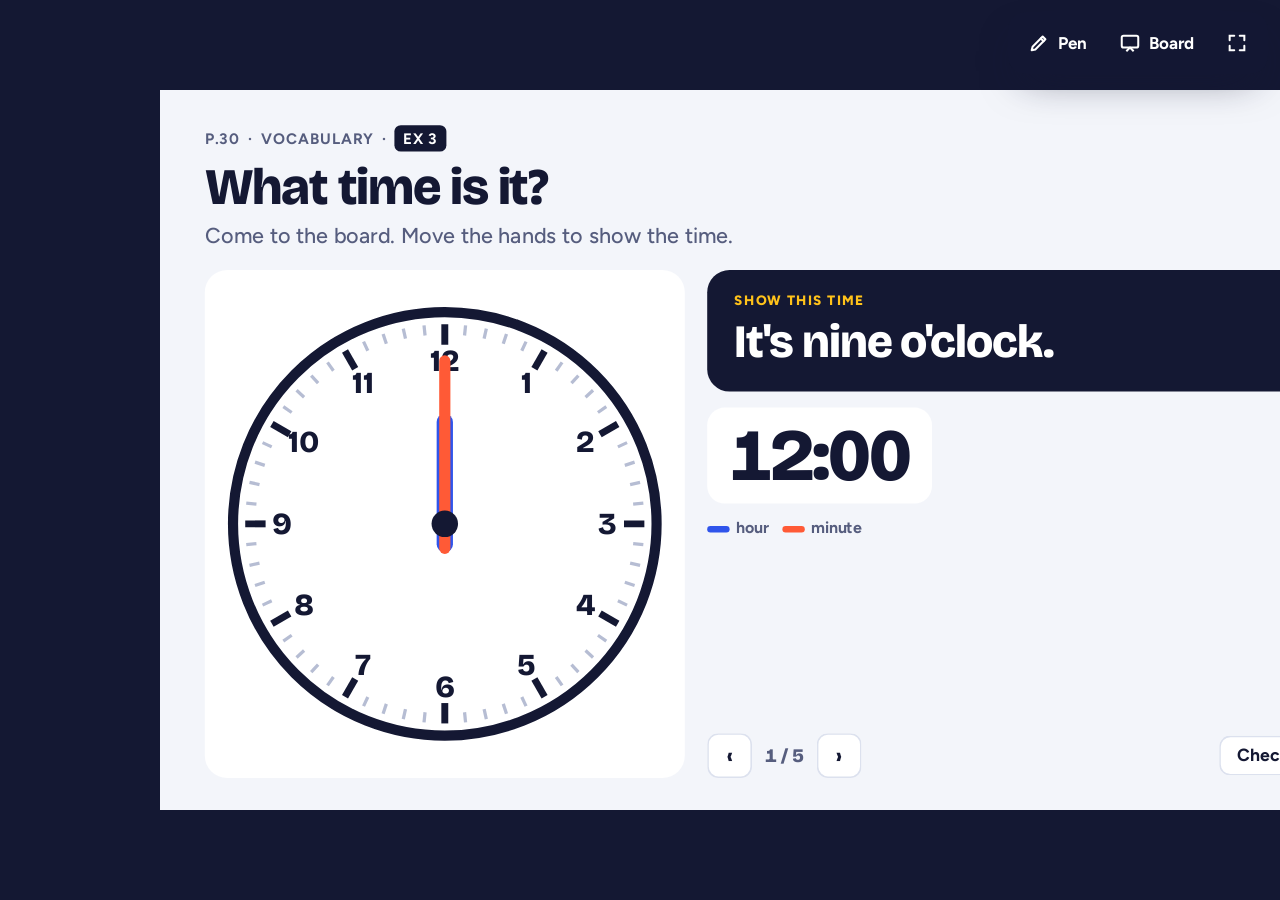
<file: artifacts/clock.html>
<!doctype html>
<html lang="en">
<head>
<meta charset="utf-8">
<meta name="viewport" content="width=device-width,initial-scale=1,viewport-fit=cover">
<title>Clock</title>
<link rel="preconnect" href="https://fonts.googleapis.com"><link rel="preconnect" href="https://fonts.gstatic.com" crossorigin>
<link rel="stylesheet" href="https://fonts.googleapis.com/css2?family=Bricolage+Grotesque:opsz,wght@12..96,600;12..96,800&family=Figtree:wght@500;600;700;800&display=swap">
<link rel="stylesheet" href="kit.css">
<style>
/* Clock: a big clock students set at the board (set), or read aloud (read). */
.wrap{flex:1;min-height:0;display:grid;grid-template-columns:600px 1fr;gap:28px}
.face{background:var(--card);border-radius:28px;display:grid;place-items:center;padding:20px}
.face svg{width:100%;height:100%;max-height:620px;touch-action:none;cursor:grab}
.rim{fill:#fff;stroke:var(--ink);stroke-width:5}
.tick{stroke:#B6BDD3;stroke-width:1.6}.tick.h{stroke:var(--ink);stroke-width:3.4}
.num{font:800 15px var(--display);fill:var(--ink);text-anchor:middle;dominant-baseline:central}
.hh{stroke:var(--cobalt);stroke-width:8;stroke-linecap:round}
.mh{stroke:var(--tomato);stroke-width:5.5;stroke-linecap:round}
.pin{fill:var(--ink)}
.hands{transition:none}
.anim .hh,.anim .mh{transition:transform .7s cubic-bezier(.3,1.2,.5,1)}
.side{display:flex;flex-direction:column;gap:20px;min-width:0}
.say{background:var(--ink);color:#fff;border-radius:28px;padding:30px 34px;display:flex;flex-direction:column;gap:12px}
.say small{font:800 17px/1 var(--body);letter-spacing:.1em;text-transform:uppercase;color:var(--sun)}
.say b{font:800 58px/1.08 var(--display);letter-spacing:-.02em;text-wrap:balance}
.say b.hid{color:transparent;background:repeating-linear-gradient(-45deg,#262B4D 0 12px,#1D2140 12px 24px);border-radius:14px}
.dig{display:flex;align-items:center;gap:18px}
.dig .d{font:800 92px/1 var(--display);font-variant-numeric:tabular-nums;letter-spacing:-.03em;background:var(--card);border-radius:22px;padding:14px 28px;min-width:280px;text-align:center}
.dig .d.hid{color:transparent;background:repeating-linear-gradient(-45deg,var(--card) 0 12px,#EBEEF6 12px 24px)}
.key{display:flex;gap:16px;font:700 20px/1 var(--body);color:var(--ink2)}
.key i{display:inline-block;width:28px;height:8px;border-radius:4px;vertical-align:middle;margin-right:8px}
.res{font:800 34px/1 var(--display);min-height:34px}
.res.ok{color:var(--green)}.res.no{color:var(--tomato)}
.side .acts{margin-top:auto}
</style>
</head>
<body>
<script src="kit.js"></script>
<script>
// Settings: {tpl:"clock", page, sec, num, title, task, mode:"set"|"read",
//   items:[{time:"10:15", say:"It's quarter past ten."}, …]}   time as h:mm, minutes in fives
// set: students move the hands to match "say", then Check. read: the clock shows the time, students say it, tap Show.
const DEMO={tpl:"clock",page:"30",sec:"Vocabulary · Telling the time",num:"3",title:"What time is it?",
  task:"Come to the board. Move the hands to show the time.",mode:"set",
  items:[{time:"9:00",say:"It's nine o'clock."},{time:"10:30",say:"It's half past ten."},{time:"7:15",say:"It's quarter past seven."},
    {time:"4:45",say:"It's quarter to five."},{time:"2:20",say:"It's twenty past two."}]};
const {esc,el,$}=Kit;
const c=Kit.load(DEMO);const F=Kit.frame(c);
const read=c.mode==="read",items=c.items||[];
const N=Array.from({length:12},(_,i)=>{const a=(i+1)*Math.PI/6;return `<text class="num" x="${(80*Math.sin(a)).toFixed(1)}" y="${(-80*Math.cos(a)).toFixed(1)}">${i+1}</text>`;}).join("");
const T=Array.from({length:60},(_,i)=>{const a=i*Math.PI/30,r1=i%5?93:88;return `<line class="tick${i%5?"":" h"}" x1="${(r1*Math.sin(a)).toFixed(1)}" y1="${(-r1*Math.cos(a)).toFixed(1)}" x2="${(98*Math.sin(a)).toFixed(1)}" y2="${(-98*Math.cos(a)).toFixed(1)}"/>`;}).join("");
const W=el(`<div class="wrap"><div class="face"><svg viewBox="-110 -110 220 220" aria-label="Clock"><circle r="104" class="rim"/>${T}${N}
  <line class="hh" x1="0" y1="10" x2="0" y2="-50"/><line class="mh" x1="0" y1="12" x2="0" y2="-80"/><circle r="6.5" class="pin"/></svg></div>
  <div class="side"><div class="say"><small>${read?"What time is it?":"Show this time"}</small><b></b></div>
    <div class="dig"><span class="d"></span><span class="res"></span></div>
    <div class="key"><span><i style="background:var(--cobalt)"></i>hour</span><span><i style="background:var(--tomato)"></i>minute</span></div>
    <div class="acts"><button class="navb pv" aria-label="Previous">‹</button><span class="ct"></span><button class="navb nx" aria-label="Next">›</button><span class="sp"></span>
      ${read?"":`<button class="chipbtn" data-x="check">Check</button>`}<button class="chipbtn dark" data-x="show">Show</button></div></div></div>`);
F.stage.appendChild(W);Kit.extras(F,c);
const svg=$("svg",W),hh=$(".hh",W),mh=$(".mh",W),sayB=$(".say b",W),dig=$(".d",W),res=$(".res",W);
let m=0,i=0;           // m = minutes after 12:00, 0…719
const parse=t=>{const [h,mm]=String(t||"12:00").split(":").map(Number);return ((h%12)*60+(mm||0))%720;};
const fmt=v=>`${Math.floor(v/60)||12}:${String(v%60).padStart(2,"0")}`;
const draw=()=>{hh.style.transform=`rotate(${m/2}deg)`;mh.style.transform=`rotate(${(m%60)*6}deg)`;if(!read&&!dig.classList.contains("hid"))dig.textContent=fmt(m);};
[hh,mh].forEach(x=>x.style.transformOrigin="0 0");
function show(k){i=k;const it=items[i]||{};res.textContent="";res.className="res";
  $(".ct",W).textContent=items.length>1?`${i+1} / ${items.length}`:"";
  if(read){m=parse(it.time);sayB.textContent=it.say||fmt(m);sayB.classList.add("hid");dig.textContent=fmt(m);dig.classList.add("hid");}
  else{sayB.textContent=it.say||fmt(parse(it.time));sayB.classList.remove("hid");m=0;dig.classList.remove("hid");}
  W.classList.remove("anim");draw();}
show(0);
// drag a hand: the minute hand snaps to 5 minutes and carries the hour hand with it, like a real clock
if(!read){let grab=null,last=0;
  const ang=e=>{const r=svg.getBoundingClientRect(),x=e.clientX-r.left-r.width/2,y=e.clientY-r.top-r.height/2;return {a:(Math.atan2(x,-y)*180/Math.PI+360)%360,d:Math.hypot(x,y)/(r.width/2)};};
  svg.addEventListener("pointerdown",e=>{if(document.body.classList.contains("pen"))return;const p=ang(e);W.classList.remove("anim");
    const dm=Math.abs(((p.a-(m%60)*6)+540)%360-180),dh=Math.abs(((p.a-m/2)+540)%360-180);
    grab=(p.d<.5&&dh<40)||dh<dm-10?"h":"m";last=m%60;svg.setPointerCapture(e.pointerId);move(e);res.textContent="";});
  const move=e=>{if(!grab)return;const p=ang(e);
    if(grab==="m"){const mm=(Math.round(p.a/30)*5)%60;let h=Math.floor(m/60);if(last>=45&&mm<15)h++;else if(last<15&&mm>=45)h--;last=mm;m=(((h*60+mm)%720)+720)%720;}
    else{const h=Math.floor(p.a/30)%12;m=h*60+m%60;}
    draw();};
  svg.addEventListener("pointermove",move);
  const up=()=>{grab=null;};svg.addEventListener("pointerup",up);svg.addEventListener("pointercancel",up);}
W.addEventListener("click",e=>{const b=e.target.closest("button");if(!b)return;
  if(b.classList.contains("pv")&&i>0)show(i-1);
  else if(b.classList.contains("nx")&&i<items.length-1)show(i+1);
  else if(b.dataset.x==="check"){const ok=m===parse(items[i]&&items[i].time);res.textContent=ok?"✓ Correct":"Not yet. Try again.";res.className="res "+(ok?"ok":"no");ok?Kit.bounce(res):Kit.nudge(res);}
  else if(b.dataset.x==="show"){if(read){sayB.classList.remove("hid");dig.classList.remove("hid");Kit.bounce(sayB);}
    else{W.classList.add("anim");m=parse(items[i]&&items[i].time);draw();res.textContent="";}}});
</script>
</body>
</html>
</file>
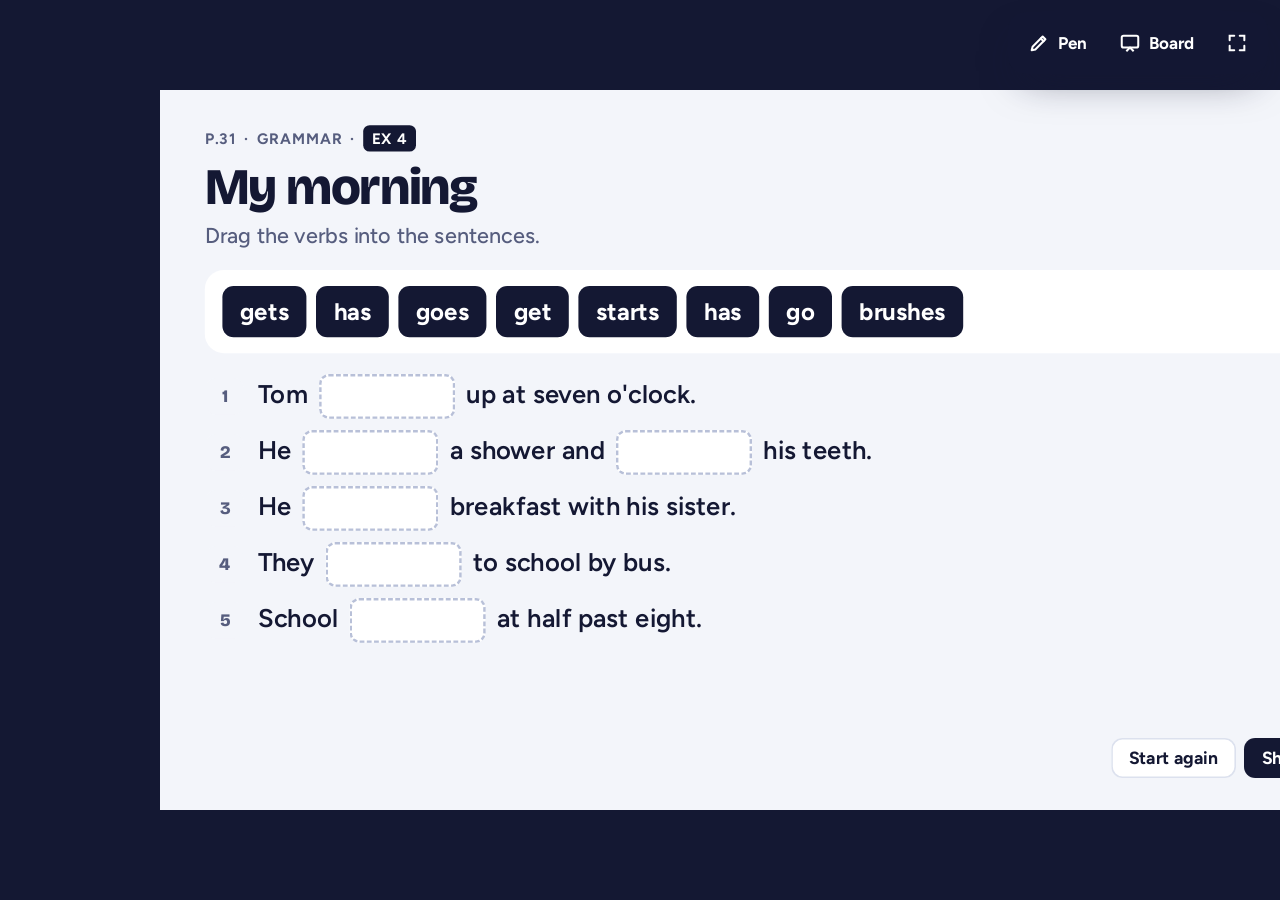
<file: artifacts/drag.html>
<!doctype html>
<html lang="en">
<head>
<meta charset="utf-8">
<meta name="viewport" content="width=device-width,initial-scale=1,viewport-fit=cover">
<title>Drag into gaps</title>
<link rel="preconnect" href="https://fonts.googleapis.com"><link rel="preconnect" href="https://fonts.gstatic.com" crossorigin>
<link rel="stylesheet" href="https://fonts.googleapis.com/css2?family=Bricolage+Grotesque:opsz,wght@12..96,600;12..96,800&family=Figtree:wght@500;600;700;800&display=swap">
<link rel="stylesheet" href="kit.css">
<style>
/* Drag into gaps: word chips on top, sentences below. Tap a word then a gap, or drag it. */
.wrap{flex:1;min-height:0;display:flex;flex-direction:column;gap:22px}
.wrap .pool{background:var(--card);border-radius:24px;padding:20px 22px;min-height:104px}
.list{flex:1;min-height:0;overflow:auto;padding:4px 2px}
.gap{display:inline-flex;align-items:center;justify-content:center;min-width:170px;height:56px;margin:0 6px;padding:0 16px;vertical-align:middle;
  border-radius:12px;border:3px dashed #B8C0D8;background:#fff;color:var(--ink);font:700 30px/1 var(--body)}
.gap.ok{border:0;background:color-mix(in srgb,var(--green) 18%,#fff);color:#006B4D}
.gap.hint{border-color:var(--cobalt)}
.side{display:grid;grid-template-columns:1fr auto;gap:22px;flex:1;min-height:0}
.pic{background:var(--card);border-radius:24px;padding:14px;display:grid;place-items:center;max-width:520px;min-height:0}
.pic img{max-width:100%;max-height:100%;object-fit:contain;border-radius:14px}
.pic .miss{font:600 20px/1.4 var(--body);color:var(--ink2);text-align:center;padding:20px}
</style>
</head>
<body>
<script src="kit.js"></script>
<script>
// Settings: {tpl:"drag", page, sec, num, title, task, items:["She ___ up at seven.", …],
//   answers:["gets", …] (one per ___, in order), words:[…] (all answers plus 1–2 wrong ones), image:"img:…" (optional)}
const DEMO={tpl:"drag",page:"31",sec:"Grammar · Present Simple",num:"4",title:"My morning",
  task:"Drag the verbs into the sentences.",
  items:["Tom ___ up at seven o'clock.","He ___ a shower and ___ his teeth.","He ___ breakfast with his sister.","They ___ to school by bus.","School ___ at half past eight."],
  answers:["gets","has","brushes","has","go","starts"],words:["gets","has","brushes","has","go","starts","goes","get"]};
const {esc,el,$}=Kit;
const c=Kit.load(DEMO);const F=Kit.frame(c);
const ans=c.answers||[];let g=0;
const rows=(c.items||[]).map(t=>`<li><span>${esc(t).replace(/_{3,}/g,()=>`<span class="gap" data-a="${esc(ans[g++]||"")}"></span>`)}</span></li>`).join("");
const words=Kit.shuffle((c.words&&c.words.length?c.words:ans).map((w,i)=>[w,i])).map(([w,i])=>`<button class="wchip" data-w="${esc(w)}" data-i="${i}">${esc(w)}</button>`).join("");
const W=el(`<div class="wrap"><div class="pool">${words}</div>
  <div class="side"><div class="list"><ol class="rows">${rows}</ol></div>${c.image?`<div class="pic"><img alt="Book picture"></div>`:""}</div>
  <div class="acts"><span class="state"></span><span class="sp"></span><button class="chipbtn" data-x="reset">Start again</button><button class="chipbtn dark" data-x="show">Show answers</button></div></div>`);
if(!c.image)$(".side",W).style.gridTemplateColumns="1fr";
F.stage.appendChild(W);Kit.extras(F,c);
if(c.image)Kit.picture($(".pic img",W),c.image,msg=>{$(".pic",W).innerHTML=`<p class="miss">${esc(msg)}</p>`;});
const norm=s=>String(s).trim().toLowerCase();
const done=()=>{if(!W.querySelector(".gap:not(.ok)"))$(".state",W).textContent="✓ All correct";};
Kit.pick(W,".wchip",".gap:not(.ok)",(ch,gp)=>{if(norm(ch.dataset.w)!==norm(gp.dataset.a))return false;gp.textContent=ch.dataset.w;gp.classList.add("ok");ch.disabled=true;done();return true;});
W.addEventListener("click",e=>{const b=e.target.closest("[data-x]");if(!b)return;
  if(b.dataset.x==="reset"){W.querySelectorAll(".gap").forEach(x=>{x.textContent="";x.className="gap";});W.querySelectorAll(".wchip").forEach(x=>{x.disabled=false;x.classList.remove("sel");});$(".state",W).textContent="";}
  else{W.querySelectorAll(".gap:not(.ok)").forEach(gp=>{const ch=[...W.querySelectorAll(".wchip:not([disabled])")].find(x=>norm(x.dataset.w)===norm(gp.dataset.a));if(ch)ch.disabled=true;gp.textContent=gp.dataset.a;gp.classList.add("ok");});done();}});
</script>
</body>
</html>
</file>
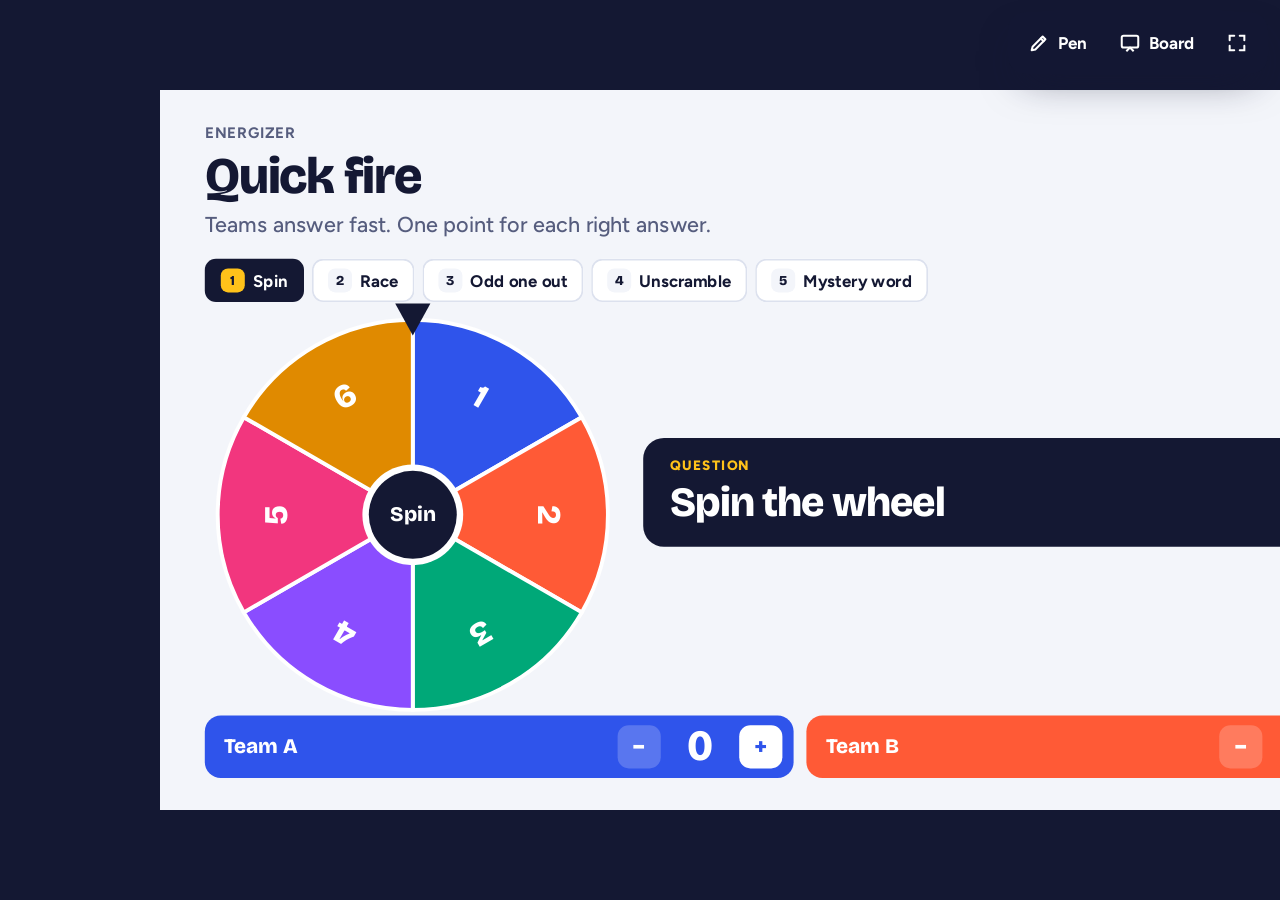
<file: artifacts/energizer.html>
<!doctype html>
<html lang="en">
<head>
<meta charset="utf-8">
<meta name="viewport" content="width=device-width,initial-scale=1,viewport-fit=cover">
<title>Energizer</title>
<link rel="preconnect" href="https://fonts.googleapis.com"><link rel="preconnect" href="https://fonts.gstatic.com" crossorigin>
<link rel="stylesheet" href="https://fonts.googleapis.com/css2?family=Bricolage+Grotesque:opsz,wght@12..96,600;12..96,800&family=Figtree:wght@500;600;700;800&display=swap">
<link rel="stylesheet" href="kit.css">
<style>
/* Energizer: a 3–5 minute seated game in the middle of the lesson, recycling the lesson's own language. */
.rounds{display:flex;gap:10px}
.rounds button{border:0;border-radius:14px;padding:12px 20px;background:var(--card);box-shadow:0 0 0 2px var(--line) inset;font:700 21px/1 var(--body);display:flex;gap:10px;align-items:center}
.rounds button i{font-style:normal;width:30px;height:30px;border-radius:9px;background:var(--paper);display:grid;place-items:center;font:800 17px/1 var(--display)}
.rounds button[aria-pressed="true"]{background:var(--ink);color:#fff;box-shadow:none}
.rounds button[aria-pressed="true"] i{background:var(--sun);color:var(--ink)}
.round{flex:1;min-height:0;display:flex;flex-direction:column;gap:16px}
.area{flex:1;min-height:0;display:flex;flex-direction:column;gap:18px}
.big{background:var(--ink);color:#fff;border-radius:26px;padding:26px 34px;display:flex;flex-direction:column;gap:10px}
.big small{font:800 17px/1 var(--body);letter-spacing:.1em;text-transform:uppercase;color:var(--sun)}
.big b{font:800 52px/1.1 var(--display);letter-spacing:-.02em;text-wrap:balance}
.hid{color:transparent!important;background:repeating-linear-gradient(-45deg,var(--paper) 0 12px,#EBEEF6 12px 24px)!important;border-radius:12px}

/* wheel: spin, it lands on a question */
.wheelw{flex:1;min-height:0;display:grid;grid-template-columns:520px 1fr;gap:28px;align-items:center}
.wheel{position:relative;width:500px;height:500px;justify-self:center}
.wheel svg{width:100%;height:100%;transition:transform 3.2s cubic-bezier(.15,.85,.25,1)}
.wheel svg text{font:800 34px var(--display);fill:#fff;text-anchor:middle;dominant-baseline:central}
.wheel::after{content:"";position:absolute;left:50%;top:-14px;margin-left:-22px;border-left:22px solid transparent;border-right:22px solid transparent;border-top:40px solid var(--ink)}
.wheel .hub{position:absolute;inset:50% auto auto 50%;width:110px;height:110px;margin:-55px 0 0 -55px;border-radius:50%;border:0;background:var(--ink);color:#fff;font:800 26px/1 var(--display);box-shadow:0 0 0 8px #fff}
.wq{display:flex;flex-direction:column;gap:16px}
.used{font:700 20px/1.3 var(--body);color:var(--ink2)}

/* race: a category against the clock */
.race{flex:1;min-height:0;display:grid;grid-template-columns:1fr 360px;gap:24px}
.ideas{display:grid;grid-template-columns:repeat(auto-fill,minmax(210px,1fr));gap:12px;align-content:start}
.ideas span{background:var(--card);border-radius:14px;min-height:64px;display:flex;align-items:center;padding:0 20px;font:700 28px/1.1 var(--body)}
.clock{background:var(--card);border-radius:26px;display:flex;flex-direction:column;align-items:center;justify-content:center;gap:18px}
.clock .t{font:800 140px/1 var(--display);font-variant-numeric:tabular-nums;letter-spacing:-.04em}
.clock.low .t{color:var(--tomato)}
.clock.end{background:var(--tomato)}.clock.end .t{color:#fff}

/* odd one out */
.odd{display:grid;grid-template-columns:repeat(4,minmax(0,1fr));gap:16px}
.odd button{border:0;border-radius:22px;background:var(--card);box-shadow:0 0 0 2px var(--line) inset;min-height:150px;font:800 40px/1.1 var(--display);padding:16px}
.odd button.ok{background:var(--green);color:#fff;box-shadow:none}
.odd button.fade{opacity:.4}
.why{font:700 30px/1.3 var(--body);min-height:40px}

/* unscramble and mystery word: letter / word tiles */
.tiles{display:flex;flex-wrap:wrap;gap:12px;justify-content:center}
.tiles span{min-width:84px;height:96px;padding:0 18px;border-radius:18px;background:var(--card);box-shadow:0 0 0 3px var(--line) inset;display:grid;place-items:center;font:800 56px/1 var(--display);text-transform:none}
.tiles.words span{font-size:40px;height:84px}
.tiles span.on{background:var(--cobalt);color:#fff;box-shadow:none}
.tiles span.blank{color:transparent}
.pts{font:800 30px/1 var(--display);color:var(--tomato)}
.center{flex:1;min-height:0;display:flex;flex-direction:column;justify-content:center;gap:28px}
</style>
</head>
<body>
<script src="kit.js"></script>
<script>
// Settings: {tpl:"energizer", num:"Energizer", title, task, teams: 2 (default), rounds:[ … ] (1–3 rounds), all seated, lesson language
//   {name, type:"wheel", items:["What time do you get up?", …]}        spin → a question; one student or team answers
//   {name, type:"race", category:"Jobs that start with T", seconds:30, ideas:["teacher", …]}   teams list words before time is up
//   {name, type:"oddone", items:[{words:["doctor","nurse","pilot","hospital"], odd:3, why:"hospital is a place"}]}
//   {name, type:"unscramble", items:["breakfast", "She gets up at seven."]}   a word → letters; a sentence → words
//   {name, type:"mystery", items:[{word:"receptionist", clue:"works at the front desk"}]}   letters appear one by one
const DEMO={tpl:"energizer",num:"Energizer",title:"Quick fire",task:"Teams answer fast. One point for each right answer.",teams:2,
  rounds:[
    {name:"Spin",type:"wheel",items:["What time do you get up?","What do you have for breakfast?","How do you go to school?","What do you do in the evening?","When do you go to bed?","What do you do at the weekend?"]},
    {name:"Race",type:"race",category:"Things you do every morning",seconds:30,ideas:["get up","have a shower","brush my teeth","get dressed","have breakfast","go to school"]},
    {name:"Odd one out",type:"oddone",items:[{words:["breakfast","lunch","dinner","morning"],odd:3,why:"morning is a time, the others are meals"},{words:["gets","goes","has","play"],odd:3,why:"play has no -s"}]},
    {name:"Unscramble",type:"unscramble",items:["breakfast","He goes to bed at ten."]},
    {name:"Mystery word",type:"mystery",items:[{word:"shower",clue:"You have one in the bathroom."}]}
  ]};
const {esc,el,$}=Kit;
const c=Kit.load(DEMO);
if(c.teams==null)c.teams=2;
const F=Kit.frame(c);
const rounds=c.rounds||[];
const wrap=el(`<div class="round"></div>`);
let tabs=null;
if(rounds.length>1){tabs=el(`<div class="rounds">${rounds.map((r,i)=>`<button aria-pressed="${!i}" data-i="${i}"><i>${i+1}</i>${esc(r.name||"Round "+(i+1))}</button>`).join("")}</div>`);wrap.appendChild(tabs);}
const area=el(`<div class="area"></div>`);wrap.appendChild(area);
F.stage.appendChild(wrap);Kit.extras(F,c);
const COL=["#2F54EB","#FF5A36","#00A878","#8A4DFF","#F2367E","#E08A00","#0C8599","#141833"];
const acts=(extra)=>`<div class="acts"><span class="ct"></span>${extra||""}<span class="sp"></span><button class="navb pv" aria-label="Previous">‹</button><button class="navb nx" aria-label="Next">›</button></div>`;
const stepper=(box,n,draw)=>{let i=0;const go=k=>{i=Math.max(0,Math.min(n-1,k));$(".ct",box).textContent=n>1?`${i+1} / ${n}`:"";draw(i);};
  $(".pv",box).onclick=()=>go(i-1);$(".nx",box).onclick=()=>go(i+1);go(0);};

const build={
  wheel(r){const Q=r.items||[],n=Math.max(Q.length,1),a=360/n;
    const seg=Q.map((q,i)=>{const s=(i*a-90)*Math.PI/180,e=((i+1)*a-90)*Math.PI/180,m=((i+.5)*a-90)*Math.PI/180;
      return `<path d="M0 0 L${(200*Math.cos(s)).toFixed(1)} ${(200*Math.sin(s)).toFixed(1)} A200 200 0 ${a>180?1:0} 1 ${(200*Math.cos(e)).toFixed(1)} ${(200*Math.sin(e)).toFixed(1)}Z" fill="${COL[i%COL.length]}" stroke="#fff" stroke-width="4"/>
        <text x="${(140*Math.cos(m)).toFixed(1)}" y="${(140*Math.sin(m)).toFixed(1)}" transform="rotate(${((i+.5)*a).toFixed(1)} ${(140*Math.cos(m)).toFixed(1)} ${(140*Math.sin(m)).toFixed(1)})">${i+1}</text>`;}).join("");
    const box=el(`<div class="wheelw"><div class="wheel"><svg viewBox="-205 -205 410 410">${seg}</svg><button class="hub">Spin</button></div>
      <div class="wq"><div class="big"><small>Question</small><b>Spin the wheel</b></div><p class="used"></p></div></div>`);
    let rot=0;const used=new Set();
    $(".hub",box).onclick=()=>{const left=Q.map((_,i)=>i).filter(i=>!used.has(i));const pool=left.length?left:Q.map((_,i)=>i);if(!left.length)used.clear();
      const k=pool[Math.floor(Math.random()*pool.length)];used.add(k);
      rot+=360*4+((360-(k+.5)*a-rot%360)+360)%360;$("svg",box).style.transform=`rotate(${rot}deg)`;
      const b=$(".big b",box);b.textContent="…";setTimeout(()=>{b.textContent=Q[k];Kit.bounce($(".big",box));$(".used",box).textContent=`${used.size} of ${Q.length} asked`;},3200);};
    return box;},
  race(r){const sec=Math.max(10,+r.seconds||30);
    const box=el(`<div class="race"><div class="area"><div class="big"><small>Say as many as you can</small><b>${esc(r.category||"")}</b></div>
      <div class="ideas">${(r.ideas||[]).map(x=>`<span class="hid">${esc(x)}</span>`).join("")}</div>
      <div class="acts"><span class="sp"></span><button class="chipbtn dark" data-x="ideas">Show ideas</button></div></div>
      <div class="clock"><span class="t"></span><button class="chipbtn dark" data-x="go">Start</button></div></div>`);
    let left=sec,iv=0;const t=$(".t",box),ck=$(".clock",box),go=$('[data-x="go"]',box);
    const show=()=>{t.textContent=`${Math.floor(left/60)}:${String(left%60).padStart(2,"0")}`;ck.classList.toggle("low",!!iv&&left<=5);};show();
    go.onclick=()=>{if(iv){clearInterval(iv);iv=0;go.textContent="Start";return;}if(!left){left=sec;ck.classList.remove("end");}go.textContent="Pause";
      iv=setInterval(()=>{left--;show();if(left<=0){clearInterval(iv);iv=0;go.textContent="Again";ck.classList.add("end");Kit.beep();}},1000);show();};
    $('[data-x="ideas"]',box).onclick=()=>box.querySelectorAll(".ideas span").forEach(s=>s.classList.remove("hid"));
    box.querySelector(".ideas").onclick=e=>{const s=e.target.closest("span");if(s)s.classList.remove("hid");};
    return box;},
  oddone(r){const S=r.items||[];
    const box=el(`<div class="center"><div class="big"><small>Which one is different?</small><b>Find the odd one out</b></div><div class="odd"></div><p class="why"></p>${acts()}</div>`);
    stepper(box,S.length,i=>{const s=S[i]||{words:[]};$(".why",box).textContent="";
      $(".odd",box).innerHTML=(s.words||[]).map((w,j)=>`<button data-j="${j}">${esc(w)}</button>`).join("");
      $(".odd",box).onclick=e=>{const b=e.target.closest("button");if(!b)return;if(+b.dataset.j===s.odd){box.querySelectorAll(".odd button").forEach(x=>x.classList.add(x===b?"ok":"fade"));$(".why",box).textContent=s.why?"✓ "+s.why:"✓";}else Kit.nudge(b);};});
    return box;},
  unscramble(r){const S=r.items||[];
    const box=el(`<div class="center"><div class="big"><small>Put it in order</small><b class="ans hid"></b></div><div class="tiles"></div>${acts('<button class="chipbtn dark" data-x="show">Show answer</button>')}</div>`);
    stepper(box,S.length,i=>{const s=String(S[i]||""),words=/\s/.test(s.trim());
      const parts=words?s.trim().split(/\s+/):[...s.replace(/\s/g,"")];
      const T=$(".tiles",box);T.className="tiles"+(words?" words":"");T.innerHTML=Kit.shuffle(parts).map(p=>`<span>${esc(words?p.replace(/[.?!,]$/,""):p)}</span>`).join("");
      const b=$(".ans",box);b.textContent=s;b.classList.add("hid");});
    $('[data-x="show"]',box).onclick=()=>{$(".ans",box).classList.remove("hid");Kit.bounce($(".big",box));};
    return box;},
  mystery(r){const S=r.items||[];
    const box=el(`<div class="center"><div class="big"><small>Clue</small><b></b></div><div class="tiles"></div><p class="pts"></p>
      ${acts('<button class="chipbtn" data-x="letter">Next letter</button><button class="chipbtn dark" data-x="show">Show word</button>')}</div>`);
    let s=null,order=[],k=0;
    const draw=()=>{const L=[...s.word];const sh=new Set(order.slice(0,k));
      $(".tiles",box).innerHTML=L.map((ch,j)=>ch===" "?`<span style="visibility:hidden">·</span>`:`<span class="${sh.has(j)?"on":"blank"}">${esc(sh.has(j)?ch:"_")}</span>`).join("");
      const left=L.filter(ch=>ch!==" ").length-k;$(".pts",box).textContent=left>0?`Guess now: ${Math.max(1,left)} point${left>1?"s":""}`:"";};
    stepper(box,S.length,i=>{s=S[i]||{word:""};$(".big b",box).textContent=s.clue||"Guess the word";
      order=Kit.shuffle([...s.word].map((ch,j)=>ch===" "?-1:j).filter(j=>j>=0));k=0;draw();});
    $('[data-x="letter"]',box).onclick=()=>{if(k<order.length){k++;draw();}};
    $('[data-x="show"]',box).onclick=()=>{k=order.length;draw();Kit.bounce($(".tiles",box));};
    return box;}
};
const views=rounds.map(r=>(build[r.type]||build.wheel)(r));
const show=i=>{area.replaceChildren(views[i]);tabs&&tabs.querySelectorAll("button").forEach(b=>b.setAttribute("aria-pressed",+b.dataset.i===i));};
if(views.length)show(0);
tabs&&tabs.addEventListener("click",e=>{const b=e.target.closest("button");if(b)show(+b.dataset.i);});
</script>
</body>
</html>
</file>
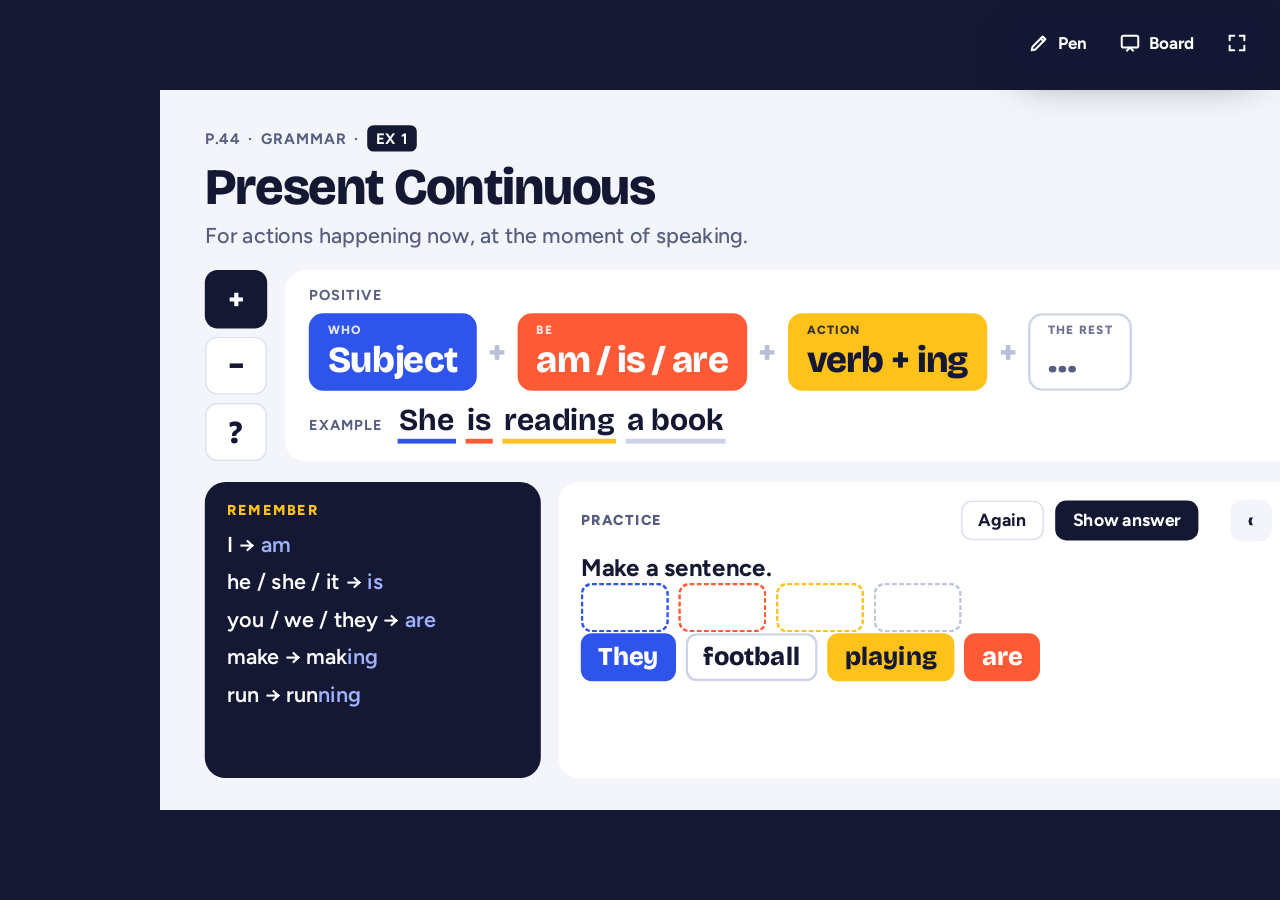
<file: artifacts/formula.html>
<!doctype html>
<html lang="en">
<head>
<meta charset="utf-8">
<meta name="viewport" content="width=device-width,initial-scale=1,viewport-fit=cover">
<title>Grammar formula</title>
<link rel="preconnect" href="https://fonts.googleapis.com"><link rel="preconnect" href="https://fonts.gstatic.com" crossorigin>
<link rel="stylesheet" href="https://fonts.googleapis.com/css2?family=Bricolage+Grotesque:opsz,wght@12..96,600;12..96,800&family=Figtree:wght@500;600;700;800&display=swap">
<link rel="stylesheet" href="kit.css">
<style>
/* Grammar formula: the structure as coloured bricks (one colour per job), then practice the teacher models. */
.fx{display:flex;gap:22px;align-items:stretch}
.forms{display:flex;flex-direction:column;gap:10px}
.forms button{width:78px;flex:1;border:0;border-radius:16px;background:var(--card);box-shadow:0 0 0 2px var(--line) inset;font:800 40px/1 var(--display);display:grid;place-items:center}
.forms button[aria-pressed="true"]{background:var(--ink);color:#fff;box-shadow:none}
.formula{flex:1;background:var(--card);border-radius:26px;padding:22px 30px;display:flex;flex-direction:column;gap:14px;min-width:0}
.formula .lb{font:700 18px/1 var(--body);letter-spacing:.08em;text-transform:uppercase;color:var(--ink2)}
.bricks{display:flex;align-items:center;gap:14px;flex-wrap:wrap}
.plus{font:800 44px/1 var(--display);color:#B8BFD6}
.brick.r-mark{min-width:0;justify-content:center}
.brick{--k:var(--r-rest);border-radius:18px;background:var(--k);color:#fff;padding:14px 24px 16px;display:flex;flex-direction:column;gap:6px;min-width:120px}
.brick small{font:800 15px/1 var(--body);letter-spacing:.1em;text-transform:uppercase;opacity:.85}
.brick b{font:800 46px/1 var(--display);letter-spacing:-.02em;white-space:nowrap}
.r-subj{--k:var(--r-subj)}.r-aux{--k:var(--r-aux)}.r-verb{--k:var(--r-verb);color:var(--ink)}.r-neg{--k:var(--r-neg)}.r-q{--k:var(--r-q)}.r-mark{--k:var(--r-mark)}
.brick.r-rest{--k:#fff;color:var(--ink2);box-shadow:0 0 0 3px #CDD3E6 inset}
.ex{display:flex;gap:12px;align-items:baseline;flex-wrap:wrap;font:700 38px/1.2 var(--display)}
.ex .w{border-bottom:6px solid var(--k);padding:0 2px}
.ex .w.r-rest{border-bottom-color:#CDD3E6;box-shadow:none;color:var(--ink)}
.ex .w.r-verb{color:var(--ink)}
.ex .lbl{font:700 18px/1 var(--body);letter-spacing:.08em;text-transform:uppercase;color:var(--ink2);margin-right:6px}

.low{flex:1;min-height:0;display:grid;grid-template-columns:420px 1fr;gap:22px}
.notes{background:var(--ink);color:#fff;border-radius:26px;padding:26px 28px;display:flex;flex-direction:column;gap:12px;overflow:auto}
.notes h3{margin:0 0 4px;font:800 18px/1 var(--body);letter-spacing:.1em;text-transform:uppercase;color:var(--sun)}
.notes p{margin:0;font:600 27px/1.3 var(--body)}
.notes p em{font-style:normal;color:#9FB2FF}

.prac{background:var(--card);border-radius:26px;padding:22px 28px;display:flex;flex-direction:column;gap:14px;min-width:0;min-height:0;overflow:auto}
.ph{display:flex;align-items:center;gap:14px}
.ph h3{margin:0;font:800 18px/1 var(--body);letter-spacing:.1em;text-transform:uppercase;color:var(--ink2);flex:1}
.ph .ct{font:800 22px/1 var(--display);font-variant-numeric:tabular-nums}
.ph .gap{width:12px}
.ph .pv,.ph .nx{width:52px;height:52px;border-radius:14px;border:0;background:var(--paper);font:800 26px/1 var(--display)}
.ask{margin:0;font:700 30px/1.25 var(--body)}
.ask .w{font:800 34px/1.2 var(--display);border-bottom:6px solid var(--k);margin-right:10px}
.ask .w.r-rest{border-bottom-color:#CDD3E6}
.ask .to{display:inline-block;background:var(--ink);color:#fff;border-radius:10px;padding:4px 12px;margin-left:8px;font-size:24px;vertical-align:middle}
.slots{display:flex;gap:12px;flex-wrap:wrap;min-height:64px;align-items:center}
.slot{min-width:110px;height:62px;border-radius:14px;border:3px dashed var(--k);display:grid;place-items:center;padding:0 18px;font:800 34px/1 var(--display);color:transparent}
.slot.r-rest{border-color:#BFC6DC}
.slot.on{border-style:solid;background:var(--k);color:#fff}
.slot.on.r-verb{color:var(--ink)}.slot.on.r-rest{background:#fff;color:var(--ink)}
.pool{display:flex;gap:12px;flex-wrap:wrap;min-height:60px}
.wd{border:0;height:60px;padding:0 22px;border-radius:14px;font:800 32px/1 var(--display);background:var(--k);color:#fff}
.wd.r-verb{color:var(--ink)}.wd.r-rest{background:#fff;color:var(--ink);box-shadow:0 0 0 3px #CDD3E6 inset}
.wd[disabled]{display:none}
.src{display:flex;gap:12px;flex-wrap:wrap;font:700 36px/1.2 var(--display)}
.fixw{border:0;background:transparent;font:800 44px/1.2 var(--display);padding:4px 8px;border-radius:12px;border-bottom:6px solid var(--k)}
.fixw.r-rest{border-bottom-color:#CDD3E6}
.fixw .old{text-decoration:line-through;text-decoration-thickness:5px;text-decoration-color:var(--tomato);color:var(--ink2);margin-right:10px;font-size:.7em}
.fixw.ok{background:color-mix(in srgb,var(--green) 16%,#fff)}
.done{font:800 26px/1 var(--display);color:var(--green);min-height:26px}
</style>
</head>
<body>
<script src="kit.js"></script>
<script>
// Settings (from the lesson, or this demo when opened on its own). Roles: subj, aux, verb, neg, q, rest, mark.
// {tpl:"formula", page, sec, num, title, task (when we use it),
//  forms:{pos:{parts:[[label, role, example], …]}, neg:{…}, q:{…}},   any of the three
//  notes:["I → am", …],
//  practice:[ {type:"build", ask, words:[[word, role], …]}
//           | {type:"transform", from:[[word, role], …], to:"neg"|"q"|"pos", words:[[word, role], …]}
//           | {type:"fix", ask, words:[[word, role, correction?], …]} ]}
const DEMO={tpl:"formula",page:"44",sec:"Grammar · Present Continuous",num:"1",title:"Present Continuous",
  task:"For actions happening now, at the moment of speaking.",
  forms:{
    pos:{parts:[["Subject","subj","She"],["am / is / are","aux","is"],["verb + ing","verb","reading"],["…","rest","a book"]]},
    neg:{parts:[["Subject","subj","She"],["am / is / are","aux","is"],["not","neg","not"],["verb + ing","verb","reading"],["…","rest","a book"]]},
    q:{parts:[["Am / Is / Are","aux","Is"],["subject","subj","she"],["verb + ing","verb","reading"],["…","rest","a book"],["?","mark","?"]]}},
  notes:["I → <em>am</em>","he / she / it → <em>is</em>","you / we / they → <em>are</em>","make → mak<em>ing</em>","run → run<em>ning</em>"],
  practice:[
    {type:"build",ask:"Make a sentence.",words:[["They","subj"],["are","aux"],["playing","verb"],["football","rest"]]},
    {type:"transform",from:[["He","subj"],["is","aux"],["cooking","verb"],["dinner","rest"]],to:"neg",
      words:[["He","subj"],["is","aux"],["not","neg"],["cooking","verb"],["dinner","rest"]]},
    {type:"transform",from:[["You","subj"],["are","aux"],["watching","verb"],["TV","rest"]],to:"q",
      words:[["Are","aux"],["you","subj"],["watching","verb"],["TV","rest"],["?","mark"]]},
    {type:"fix",ask:"One part is wrong. Find it.",words:[["We","subj"],["is","aux","are"],["studying","verb"],["English","rest"]]},
    {type:"fix",ask:"One part is wrong. Find it.",words:[["I","subj"],["am","aux"],["writeing","verb","writing"],["an email","rest"]]}
  ]};
const {esc,el,$}=Kit;
const c=Kit.load(DEMO);
const F=Kit.frame(c);
const FORMS=[["pos","+","Positive"],["neg","−","Negative"],["q","?","Question"]].filter(f=>c.forms&&c.forms[f[0]]);
const rc=r=>"r-"+(["subj","aux","verb","neg","q","rest","mark"].includes(r)?r:"rest");

// formula band
const fx=el(`<div class="fx">${FORMS.length>1?`<div class="forms">${FORMS.map((f,i)=>`<button aria-pressed="${!i}" data-f="${f[0]}" aria-label="${f[2]}">${f[1]}</button>`).join("")}</div>`:""}
  <div class="formula"><span class="lb"></span><div class="bricks"></div><div class="ex"></div></div></div>`);
F.stage.appendChild(fx);
const showForm=k=>{const f=c.forms[k],parts=f.parts||[];
  $(".lb",fx).textContent=(FORMS.find(x=>x[0]===k)||[,,""])[2];
  $(".bricks",fx).innerHTML=parts.map(([t,r],i)=>`${i?'<span class="plus" aria-hidden="true">+</span>':""}<div class="brick ${rc(r)} pop" style="animation-delay:${i*60}ms"><small>${esc(r==="rest"?"the rest":r==="subj"?"who":r==="aux"?"be":r==="verb"?"action":r==="neg"?"no":r==="q"?"question":"")}</small><b>${esc(t)}</b></div>`).join("");
  const ex=parts.filter(p=>p[2]);
  $(".ex",fx).innerHTML=ex.length?`<span class="lbl">Example</span>`+ex.map(([, r,w])=>`<span class="w ${rc(r)}" style="--k:var(--r-${r})">${esc(w)}</span>`).join(""):"";
  fx.querySelectorAll(".forms button").forEach(b=>b.setAttribute("aria-pressed",b.dataset.f===k));};
if(FORMS.length)showForm(FORMS[0][0]);
fx.addEventListener("click",e=>{const b=e.target.closest(".forms button");if(b)showForm(b.dataset.f);});

// notes + practice
const low=el(`<div class="low"><div class="notes"><h3>Remember</h3>${(c.notes||[]).map(n=>`<p>${n.replace(/<(?!\/?em>)/g,"&lt;")}</p>`).join("")}</div>
  <div class="prac"><div class="ph"><h3>Practice</h3><button class="chipbtn" data-x="again">Again</button><button class="chipbtn dark" data-x="answer">Show answer</button><span class="gap"></span><button class="pv" aria-label="Previous">‹</button><span class="ct"></span><button class="nx" aria-label="Next">›</button></div>
  <div class="item"></div></div></div>`);
if(!(c.notes||[]).length)low.style.gridTemplateColumns="1fr",$(".notes",low).remove();
F.stage.appendChild(low);
const P=c.practice||[];let pi=0,item=null;
const TO={neg:"Negative −",q:"Question ?",pos:"Positive +"};
const word=(w,r)=>`<span class="w ${rc(r)}" style="--k:var(--r-${r})">${esc(w)}</span>`;
const shuffle=a=>{const o=a.map((x,i)=>[x,i]);for(let k=0;k<6;k++){for(let i=o.length-1;i>0;i--){const j=Math.floor(Math.random()*(i+1));[o[i],o[j]]=[o[j],o[i]];}if(o.some((x,i)=>x[1]!==i)||o.length<2)break;}return o;};
function render(){
  const box=$(".item",low);$(".ct",low).textContent=P.length?`${pi+1} / ${P.length}`:"";
  const p=P[pi];if(!p){box.innerHTML="";return;}
  if(p.type==="fix"){
    box.innerHTML=`<p class="ask">${esc(p.ask||"One part is wrong. Find it.")}</p><div class="src">${p.words.map(([w,r,fix],i)=>`<button class="fixw ${rc(r)}" style="--k:var(--r-${r})" data-i="${i}">${esc(w)}</button>`).join("")}</div><p class="done"></p>`;
    item={answer(){box.querySelectorAll(".fixw").forEach(b=>{const [w,,fix]=p.words[+b.dataset.i];if(fix&&!b.classList.contains("ok")){b.innerHTML=`<span class="old">${esc(w)}</span>${esc(fix)}`;b.classList.add("ok","pop");}});$(".done",box).textContent="✓ Fixed";}};
    box.onclick=e=>{const b=e.target.closest(".fixw");if(!b)return;const [,,fix]=p.words[+b.dataset.i];if(fix)item.answer();else{b.classList.remove("shake");void b.offsetWidth;b.classList.add("shake");}};
    return;}
  // build / transform: tap the words in order into the coloured slots
  const W=p.words||[];
  box.innerHTML=(p.type==="transform"?`<p class="ask">${p.from.map(([w,r])=>word(w,r)).join(" ")}<span class="to">→ ${esc(TO[p.to]||p.to||"")}</span></p>`:`<p class="ask">${esc(p.ask||"Make a sentence.")}</p>`)
    +`<div class="slots">${W.map(([,r])=>`<span class="slot ${rc(r)}" style="--k:var(--r-${r})"></span>`).join("")}</div>
      <div class="pool">${shuffle(W).map(([[w,r],i])=>`<button class="wd ${rc(r)}" style="--k:var(--r-${r})" data-i="${i}">${esc(w)}</button>`).join("")}</div><p class="done"></p>`;
  let next=0;const slots=[...box.querySelectorAll(".slot")];
  const put=i=>{slots[next].textContent=W[i][0];slots[next].classList.add("on","pop");box.querySelector(`.wd[data-i="${i}"]`).disabled=true;next++;if(next===W.length)$(".done",box).textContent="✓ Correct";};
  box.onclick=e=>{const b=e.target.closest(".wd");if(!b||next>=W.length)return;const i=+b.dataset.i;
    if(W[i][0]===W[next][0])put(i);
    else{b.classList.remove("shake");void b.offsetWidth;b.classList.add("shake");}};
  item={answer(){while(next<W.length){const k=[...box.querySelectorAll(".wd:not([disabled])")].find(b=>W[+b.dataset.i][0]===W[next][0]);put(k?+k.dataset.i:next);}}};
}
render();
low.addEventListener("click",e=>{const b=e.target.closest("button");if(!b)return;
  if(b.classList.contains("pv")&&pi>0){pi--;render();}
  else if(b.classList.contains("nx")&&pi<P.length-1){pi++;render();}
  else if(b.dataset.x==="again")render();
  else if(b.dataset.x==="answer"&&item)item.answer();});
</script>
</body>
</html>
</file>
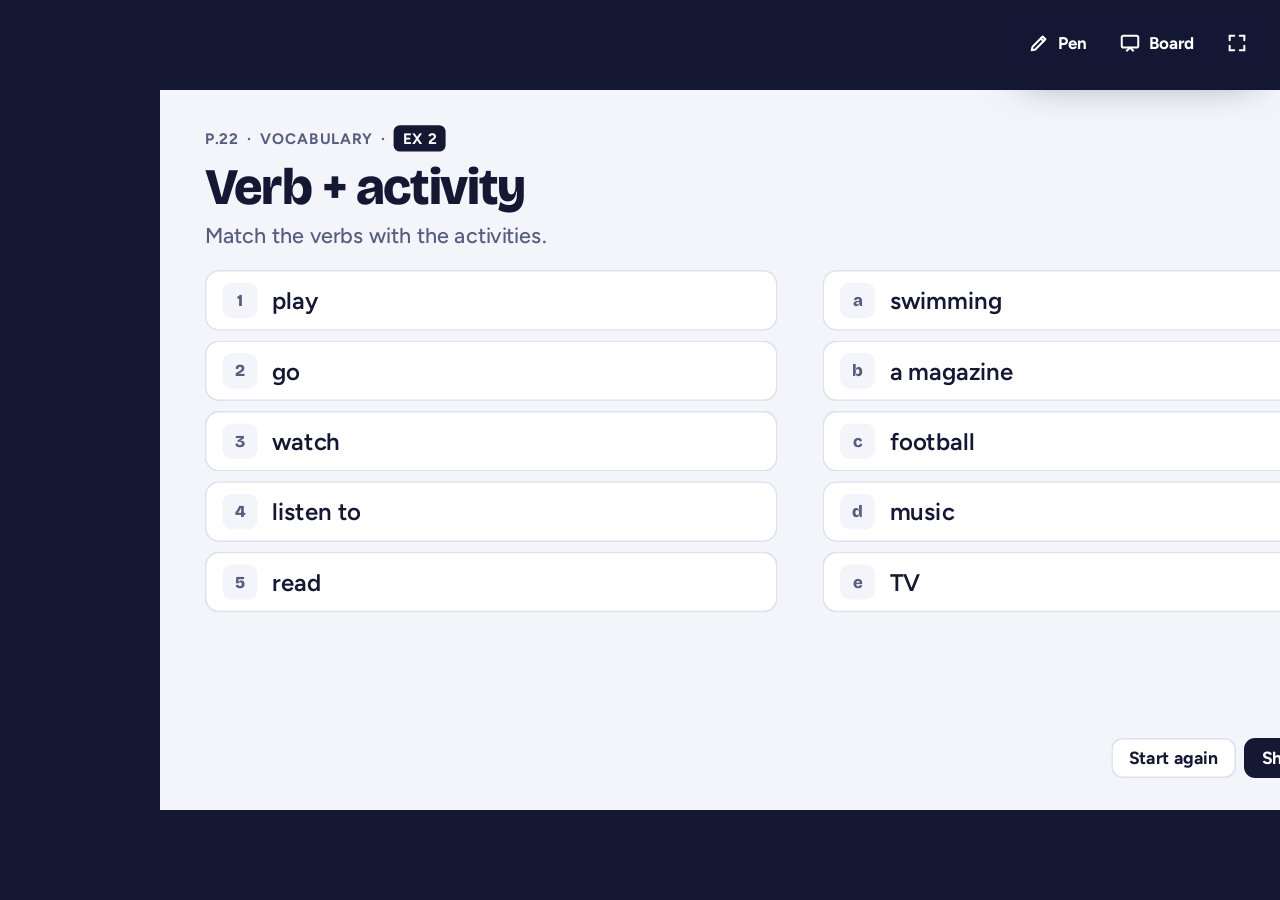
<file: artifacts/match.html>
<!doctype html>
<html lang="en">
<head>
<meta charset="utf-8">
<meta name="viewport" content="width=device-width,initial-scale=1,viewport-fit=cover">
<title>Match</title>
<link rel="preconnect" href="https://fonts.googleapis.com"><link rel="preconnect" href="https://fonts.gstatic.com" crossorigin>
<link rel="stylesheet" href="https://fonts.googleapis.com/css2?family=Bricolage+Grotesque:opsz,wght@12..96,600;12..96,800&family=Figtree:wght@500;600;700;800&display=swap">
<link rel="stylesheet" href="kit.css">
<style>
/* Match: tap one on the left, then its partner on the right. Each pair gets its own colour. */
.wrap{flex:1;min-height:0;display:flex;flex-direction:column;gap:20px}
.cols{flex:1;min-height:0;display:grid;grid-template-columns:1fr 1fr;gap:56px;overflow:auto;align-content:start}
.col{display:flex;flex-direction:column;gap:12px}
.mi{border:0;border-radius:18px;background:var(--card);box-shadow:0 0 0 2px var(--line) inset;min-height:76px;padding:12px 22px;text-align:left;
  display:flex;align-items:center;gap:18px;font:600 30px/1.25 var(--body)}
.mi i{font-style:normal;flex:none;width:44px;height:44px;border-radius:12px;background:var(--paper);display:grid;place-items:center;font:800 21px/1 var(--display);color:var(--ink2)}
.mi.sel{box-shadow:0 0 0 4px var(--ink) inset;background:color-mix(in srgb,var(--sun) 30%,#fff)}
.mi.ok{background:var(--h);color:#fff;box-shadow:none}
.mi.ok i{background:rgba(255,255,255,.22);color:#fff}
.mi img{max-height:110px;max-width:220px;border-radius:10px}
</style>
</head>
<body>
<script src="kit.js"></script>
<script>
// Settings: {tpl:"match", page, sec, num, title, task, left:[…], right:[…], answers:[…]}
//   answers[i] = index in right of the partner of left[i]. Leave the book's 1–n / a–z out; the page adds them.
//   An item can be a book picture: "img:beginner/p12-a.png".
const DEMO={tpl:"match",page:"22",sec:"Vocabulary · Free time",num:"2",title:"Verb + activity",task:"Match the verbs with the activities.",
  left:["play","go","watch","listen to","read"],right:["swimming","a magazine","football","music","TV"],answers:[2,0,4,3,1]};
const {esc,el,$}=Kit;
const c=Kit.load(DEMO);const F=Kit.frame(c);
const L=c.left||[],R=c.right||[],A=c.answers||[];
const cell=t=>/^img:/.test(t)?`<img alt="Book picture" data-src="${esc(t)}">`:`<span>${esc(t)}</span>`;
const W=el(`<div class="wrap"><div class="cols">
  <div class="col">${L.map((t,i)=>`<button class="mi L" data-i="${i}"><i>${i+1}</i>${cell(t)}</button>`).join("")}</div>
  <div class="col">${R.map((t,i)=>`<button class="mi R" data-i="${i}"><i>${String.fromCharCode(97+i)}</i>${cell(t)}</button>`).join("")}</div></div>
  <div class="acts"><span class="state"></span><span class="sp"></span><button class="chipbtn" data-x="reset">Start again</button><button class="chipbtn dark" data-x="show">Show answers</button></div></div>`);
F.stage.appendChild(W);Kit.extras(F,c);
W.querySelectorAll("img[data-src]").forEach(im=>Kit.picture(im,im.dataset.src,()=>{im.replaceWith(Object.assign(document.createElement("span"),{textContent:"(picture)"}));}));
const HUE=["#2F54EB","#FF5A36","#00A878","#8A4DFF","#F2367E","#E08A00","#0C8599","#141833"];
let sel=null,n=0;
const pair=(l,r)=>{const h=HUE[n++%HUE.length];[l,r].forEach(x=>{x.classList.remove("sel");x.classList.add("ok");x.disabled=true;x.style.setProperty("--h",h);Kit.bounce(x);});
  if(!W.querySelector(".mi.L:not(.ok)"))$(".state",W).textContent="✓ All matched";};
W.addEventListener("click",e=>{const b=e.target.closest("button");if(!b||document.body.classList.contains("pen"))return;
  if(b.dataset.x==="reset"){W.querySelectorAll(".mi").forEach(x=>{x.className=x.className.replace(/ (ok|sel)/g,"");x.disabled=false;});n=0;sel=null;$(".state",W).textContent="";return;}
  if(b.dataset.x==="show"){W.querySelectorAll(".mi.L:not(.ok)").forEach(l=>{const r=W.querySelector(`.mi.R[data-i="${A[+l.dataset.i]}"]`);if(r&&!r.classList.contains("ok"))pair(l,r);});return;}
  if(b.classList.contains("L")){W.querySelectorAll(".mi.L.sel").forEach(x=>x.classList.remove("sel"));b.classList.add("sel");sel=b;return;}
  if(b.classList.contains("R")){if(!sel)return Kit.nudge(b);if(A[+sel.dataset.i]===+b.dataset.i){pair(sel,b);sel=null;}else Kit.nudge(b);}});
</script>
</body>
</html>
</file>
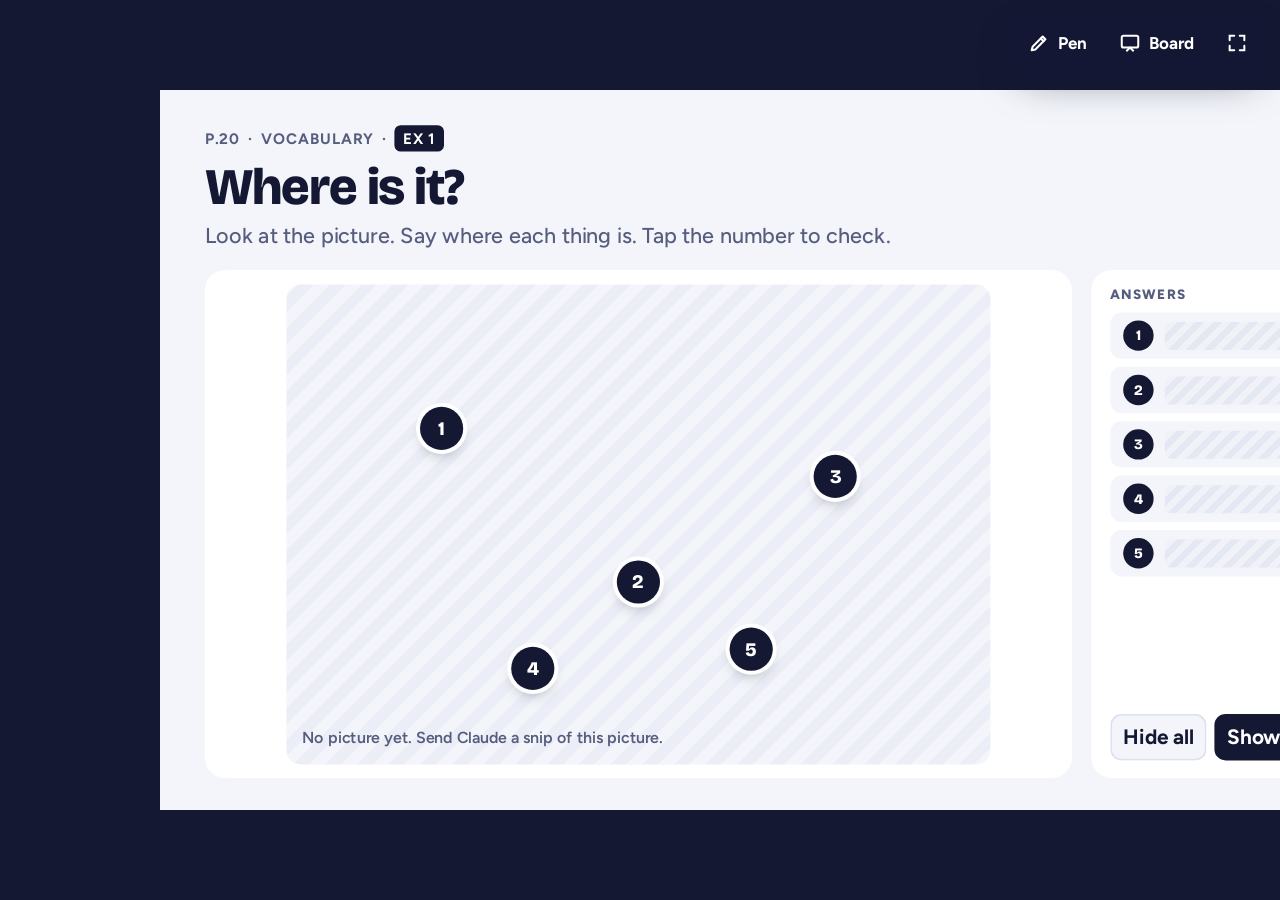
<file: artifacts/scene.html>
<!doctype html>
<html lang="en">
<head>
<meta charset="utf-8">
<meta name="viewport" content="width=device-width,initial-scale=1,viewport-fit=cover">
<title>Picture scene</title>
<link rel="preconnect" href="https://fonts.googleapis.com"><link rel="preconnect" href="https://fonts.gstatic.com" crossorigin>
<link rel="stylesheet" href="https://fonts.googleapis.com/css2?family=Bricolage+Grotesque:opsz,wght@12..96,600;12..96,800&family=Figtree:wght@500;600;700;800&display=swap">
<link rel="stylesheet" href="kit.css">
<style>
/* Picture scene: a book picture with numbered spots. Students say the word, tap the spot to check. */
.wrap{flex:1;min-height:0;display:grid;grid-template-columns:1fr 380px;gap:24px}
.pic{position:relative;background:var(--card);border-radius:26px;display:grid;place-items:center;overflow:hidden;min-height:0}
.frame{position:relative;max-width:100%;max-height:100%;display:inline-block;line-height:0}
.frame img{max-width:100%;max-height:640px;display:block;border-radius:18px}
.frame.none{width:880px;height:600px;border-radius:18px;background:repeating-linear-gradient(-45deg,var(--paper) 0 14px,#EBEEF6 14px 28px)}
.frame .why{position:absolute;inset:auto 20px 20px;line-height:1.4;font:600 20px/1.4 var(--body);color:var(--ink2)}
.spot{position:absolute;transform:translate(-50%,-50%);border:0;padding:0;background:none;display:flex;align-items:center;gap:8px;line-height:1}
.spot i{font-style:normal;width:54px;height:54px;border-radius:50%;background:var(--ink);color:#fff;display:grid;place-items:center;font:800 24px/1 var(--display);box-shadow:0 0 0 5px #fff,0 10px 20px -8px rgba(20,24,51,.5)}
.spot b{display:none;background:var(--sun);color:var(--ink);padding:10px 14px;border-radius:12px;font:800 28px/1 var(--display);white-space:nowrap;box-shadow:0 10px 20px -8px rgba(20,24,51,.4)}
.spot.on i{background:var(--cobalt)}
.spot.on b{display:block}
.keyl{background:var(--card);border-radius:26px;padding:22px 24px;display:flex;flex-direction:column;gap:10px;overflow:auto;min-height:0}
.keyl h3{margin:0 0 4px;font:800 17px/1 var(--body);letter-spacing:.1em;text-transform:uppercase;color:var(--ink2)}
.keyl button{border:0;border-radius:14px;background:var(--paper);min-height:58px;padding:0 16px;display:flex;align-items:center;gap:14px;text-align:left;font:700 26px/1.2 var(--body)}
.keyl button i{font-style:normal;flex:none;width:38px;height:38px;border-radius:50%;background:var(--ink);color:#fff;display:grid;place-items:center;font:800 18px/1 var(--display)}
.keyl button span{color:transparent;background:repeating-linear-gradient(-45deg,#E4E8F2 0 8px,#F0F2F8 8px 16px);border-radius:8px;padding:2px 8px;min-width:150px}
.keyl button.on span{color:var(--ink);background:none;padding:2px 0}
.keyl button.on i{background:var(--cobalt)}
.keyl .acts{margin-top:auto;padding-top:10px}
</style>
</head>
<body>
<script src="kit.js"></script>
<script>
// Settings: {tpl:"scene", page, sec, num, title, task, image:"img:elementary/p20-ex1.png",
//   spots:[{x:32, y:58, label:"on the table"}, …]}   x, y = % across and down the picture
const DEMO={tpl:"scene",page:"20",sec:"Vocabulary · My room",num:"1",title:"Where is it?",
  task:"Look at the picture. Say where each thing is. Tap the number to check.",image:"",
  spots:[{x:22,y:30,label:"lamp"},{x:50,y:62,label:"desk"},{x:78,y:40,label:"window"},{x:35,y:80,label:"rug"},{x:66,y:76,label:"chair"}]};
const {esc,el,$}=Kit;
const c=Kit.load(DEMO);const F=Kit.frame(c);
const S=c.spots||[];
const W=el(`<div class="wrap"><div class="pic"><div class="frame${c.image?"":" none"}">${c.image?`<img alt="Book picture">`:`<span class="why">No picture yet. Send Claude a snip of this picture.</span>`}
  ${S.map((s,i)=>`<button class="spot" data-i="${i}" style="left:${+s.x||0}%;top:${+s.y||0}%"><i>${i+1}</i><b>${esc(s.label)}</b></button>`).join("")}</div></div>
  <div class="keyl"><h3>Answers</h3>${S.map((s,i)=>`<button data-k="${i}"><i>${i+1}</i><span>${esc(s.label)}</span></button>`).join("")}
  <div class="acts"><button class="chipbtn" data-x="hide">Hide all</button><button class="chipbtn dark" data-x="show">Show all</button></div></div></div>`);
F.stage.appendChild(W);Kit.extras(F,c);
if(c.image)Kit.picture($(".frame img",W),c.image,msg=>{const f=$(".frame",W);f.classList.add("none");$("img",f).remove();f.insertAdjacentHTML("afterbegin",`<span class="why">${esc(msg)}</span>`);});
const flip=(i,on)=>{[W.querySelector(`.spot[data-i="${i}"]`),W.querySelector(`[data-k="${i}"]`)].forEach(x=>{x.classList.toggle("on",on);if(on)Kit.bounce(x);});};
W.addEventListener("click",e=>{if(document.body.classList.contains("pen"))return;const b=e.target.closest("button");if(!b)return;
  if(b.dataset.x)return S.forEach((_,i)=>flip(i,b.dataset.x==="show"));
  const i=b.dataset.i??b.dataset.k;flip(i,!b.classList.contains("on"));});
</script>
</body>
</html>
</file>
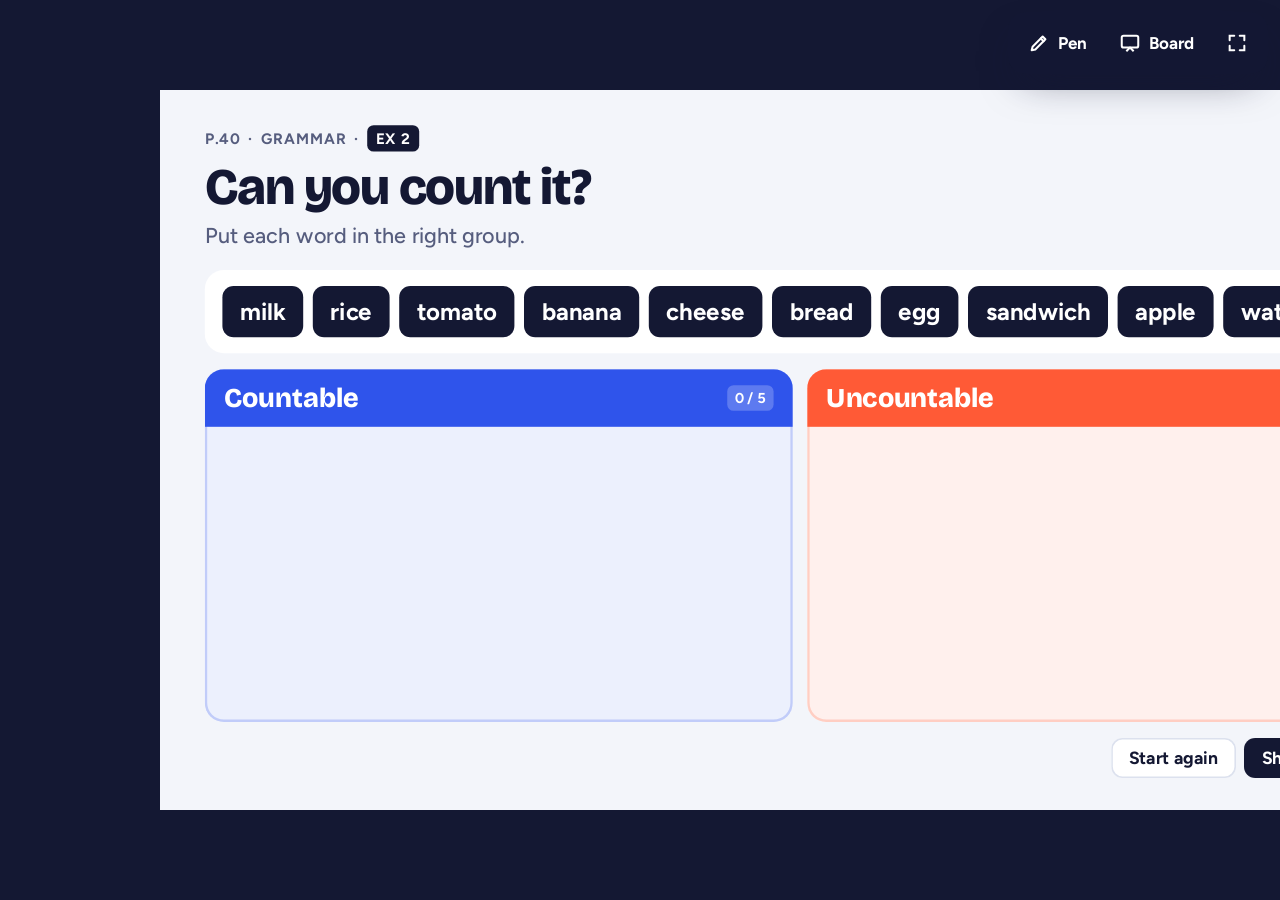
<file: artifacts/sort.html>
<!doctype html>
<html lang="en">
<head>
<meta charset="utf-8">
<meta name="viewport" content="width=device-width,initial-scale=1,viewport-fit=cover">
<title>Sort into groups</title>
<link rel="preconnect" href="https://fonts.googleapis.com"><link rel="preconnect" href="https://fonts.gstatic.com" crossorigin>
<link rel="stylesheet" href="https://fonts.googleapis.com/css2?family=Bricolage+Grotesque:opsz,wght@12..96,600;12..96,800&family=Figtree:wght@500;600;700;800&display=swap">
<link rel="stylesheet" href="kit.css">
<style>
/* Sort: words in a pool, students move each one into its group. */
.wrap{flex:1;min-height:0;display:flex;flex-direction:column;gap:20px}
.wrap .pool{background:var(--card);border-radius:24px;padding:20px 22px;min-height:104px}
.groups{flex:1;min-height:0;display:grid;gap:18px}
.grp{border-radius:24px;background:color-mix(in srgb,var(--k) 9%,#fff);box-shadow:0 0 0 3px color-mix(in srgb,var(--k) 30%,#fff) inset;display:flex;flex-direction:column;min-height:0;overflow:hidden}
.grp h3{margin:0;padding:18px 24px;background:var(--k);color:#fff;font:800 34px/1.05 var(--display);display:flex;justify-content:space-between;align-items:center}
.grp h3 small{font:700 18px/1 var(--body);background:rgba(255,255,255,.22);padding:7px 10px;border-radius:8px;font-variant-numeric:tabular-nums}
.grp .in{flex:1;padding:16px;display:flex;flex-wrap:wrap;gap:10px;align-content:flex-start;overflow:auto}
.grp .in span{height:56px;padding:0 18px;border-radius:12px;background:#fff;display:inline-flex;align-items:center;font:700 28px/1 var(--body);color:var(--ink);box-shadow:0 0 0 2px color-mix(in srgb,var(--k) 35%,#fff) inset}
</style>
</head>
<body>
<script src="kit.js"></script>
<script>
// Settings: {tpl:"sort", page, sec, num, title, task, groups:[{name, items:[…]}, …]}   2–4 groups
const DEMO={tpl:"sort",page:"40",sec:"Grammar · Countable and uncountable",num:"2",title:"Can you count it?",
  task:"Put each word in the right group.",
  groups:[{name:"Countable",items:["apple","egg","banana","sandwich","tomato"]},{name:"Uncountable",items:["milk","bread","water","cheese","rice"]}]};
const {esc,el,$}=Kit;
const c=Kit.load(DEMO);const F=Kit.frame(c);
const G=c.groups||[],K=["var(--cobalt)","var(--tomato)","var(--green)","var(--violet)"];
const all=Kit.shuffle(G.flatMap((g,gi)=>(g.items||[]).map(w=>[w,gi])));
const W=el(`<div class="wrap"><div class="pool">${all.map(([w,gi])=>`<button class="wchip" data-g="${gi}">${esc(w)}</button>`).join("")}</div>
  <div class="groups" style="grid-template-columns:repeat(${Math.max(1,Math.min(G.length,4))},minmax(0,1fr))">${G.map((g,i)=>`<section class="grp" data-g="${i}" style="--k:${K[i%4]}"><h3>${esc(g.name)}<small>0 / ${(g.items||[]).length}</small></h3><div class="in"></div></section>`).join("")}</div>
  <div class="acts"><span class="state"></span><span class="sp"></span><button class="chipbtn" data-x="reset">Start again</button><button class="chipbtn dark" data-x="show">Show answers</button></div></div>`);
F.stage.appendChild(W);Kit.extras(F,c);
const put=(ch,gr)=>{$(".in",gr).appendChild(el(`<span class="pop">${esc(ch.textContent)}</span>`));ch.disabled=true;
  const tot=(G[+gr.dataset.g].items||[]).length;$("h3 small",gr).textContent=`${$(".in",gr).children.length} / ${tot}`;
  if(!W.querySelector(".wchip:not([disabled])"))$(".state",W).textContent="✓ All sorted";};
Kit.pick(W,".wchip",".grp",(ch,gr)=>{if(ch.dataset.g!==gr.dataset.g)return false;put(ch,gr);return true;});
W.addEventListener("click",e=>{const b=e.target.closest("[data-x]");if(!b)return;
  if(b.dataset.x==="reset"){W.querySelectorAll(".grp .in").forEach(x=>x.innerHTML="");W.querySelectorAll(".grp").forEach(gr=>$("h3 small",gr).textContent=`0 / ${(G[+gr.dataset.g].items||[]).length}`);
    W.querySelectorAll(".wchip").forEach(x=>{x.disabled=false;x.classList.remove("sel");});$(".state",W).textContent="";}
  else W.querySelectorAll(".wchip:not([disabled])").forEach(ch=>put(ch,W.querySelector(`.grp[data-g="${ch.dataset.g}"]`)));});
</script>
</body>
</html>
</file>
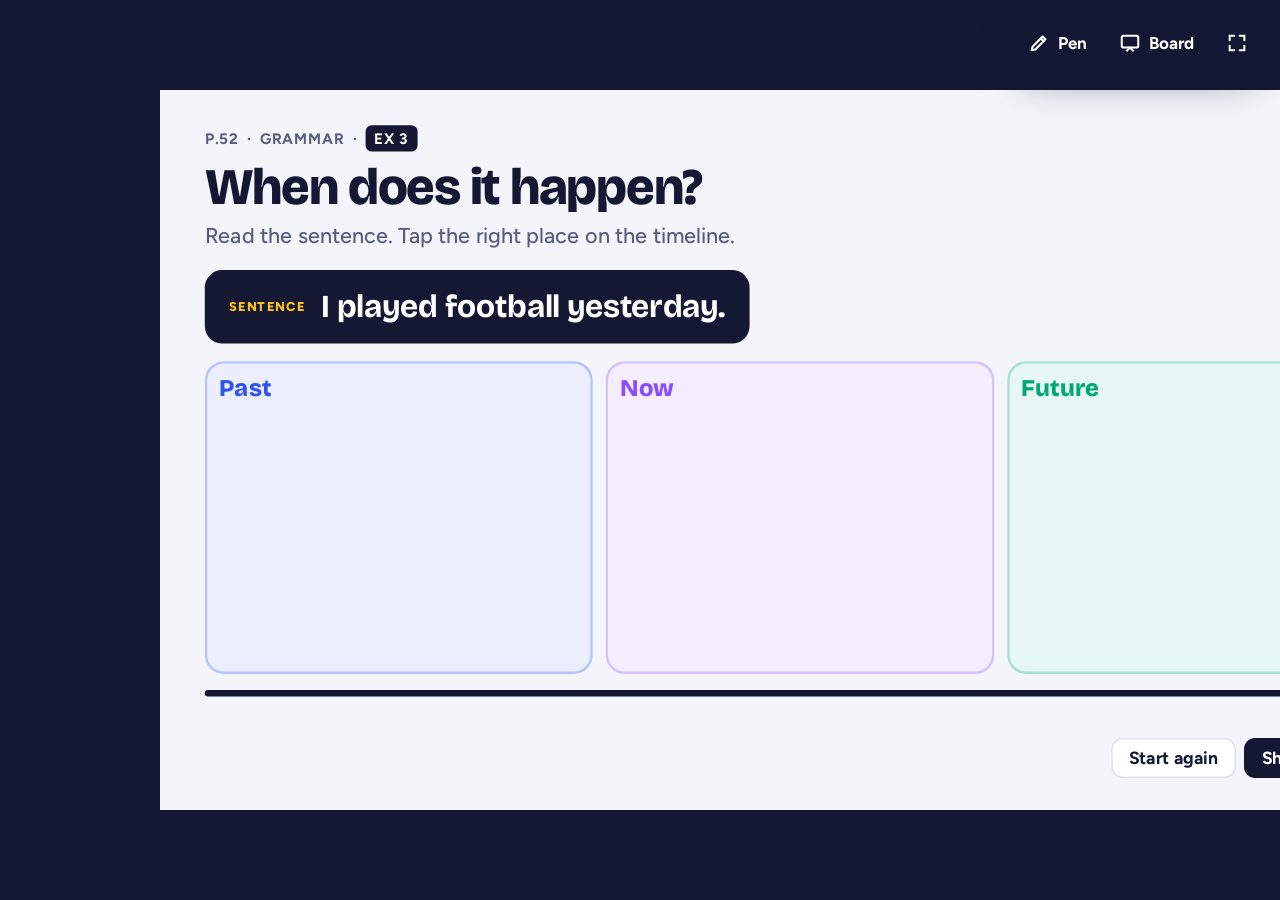
<file: artifacts/timeline.html>
<!doctype html>
<html lang="en">
<head>
<meta charset="utf-8">
<meta name="viewport" content="width=device-width,initial-scale=1,viewport-fit=cover">
<title>Timeline</title>
<link rel="preconnect" href="https://fonts.googleapis.com"><link rel="preconnect" href="https://fonts.gstatic.com" crossorigin>
<link rel="stylesheet" href="https://fonts.googleapis.com/css2?family=Bricolage+Grotesque:opsz,wght@12..96,600;12..96,800&family=Figtree:wght@500;600;700;800&display=swap">
<link rel="stylesheet" href="kit.css">
<style>
/* Timeline. place: put each sentence in its time zone (past / now / future, tenses).
   order: put events in the right order along the line (daily routine, a story). */
.wrap{flex:1;min-height:0;display:flex;flex-direction:column;gap:22px}
.card{align-self:flex-start;background:var(--ink);color:#fff;border-radius:22px;padding:22px 30px;display:flex;align-items:center;gap:20px;max-width:100%}
.card small{font:800 16px/1 var(--body);letter-spacing:.1em;text-transform:uppercase;color:var(--sun);flex:none}
.card b{font:700 40px/1.2 var(--display);letter-spacing:-.01em}
.card.empty b{color:#8E97C0}
.line{flex:1;min-height:0;position:relative;display:grid;gap:16px;padding-bottom:58px}
.line::after{content:"";position:absolute;left:0;right:20px;bottom:30px;height:8px;border-radius:4px;background:var(--ink)}
.line::before{content:"";position:absolute;right:0;bottom:20px;border-left:28px solid var(--ink);border-top:14px solid transparent;border-bottom:14px solid transparent}
.zone{position:relative;border:0;border-radius:24px;background:color-mix(in srgb,var(--k) 10%,#fff);box-shadow:0 0 0 3px color-mix(in srgb,var(--k) 35%,#fff) inset;
  padding:18px;display:flex;flex-direction:column;gap:10px;text-align:left;min-height:0;overflow:auto}
.zone h3{margin:0;font:800 30px/1 var(--display);color:var(--k)}
.zone .got{display:flex;flex-direction:column;gap:8px}
.zone .got span{background:#fff;border-radius:12px;padding:10px 14px;font:600 24px/1.25 var(--body);box-shadow:0 0 0 2px color-mix(in srgb,var(--k) 30%,#fff) inset}
.zone .got em{display:block;font-style:normal;font:800 15px/1 var(--body);letter-spacing:.06em;text-transform:uppercase;color:var(--k);margin-bottom:4px}
.zone.now{--k:var(--tomato)}
/* order mode */
.slots{flex:1;min-height:0;display:grid;gap:14px;position:relative;padding-bottom:70px}
.slots::after{content:"";position:absolute;left:0;right:20px;bottom:30px;height:8px;border-radius:4px;background:var(--ink)}
.slots::before{content:"";position:absolute;right:0;bottom:20px;border-left:28px solid var(--ink);border-top:14px solid transparent;border-bottom:14px solid transparent}
.slot{position:relative;border-radius:20px;border:3px dashed #B8C0D8;display:flex;flex-direction:column;justify-content:flex-end;gap:8px;padding:16px;font:700 26px/1.25 var(--body)}
.slot::after{content:attr(data-n);position:absolute;left:50%;bottom:-54px;width:36px;height:36px;margin-left:-18px;border-radius:50%;background:var(--paper);box-shadow:0 0 0 4px var(--ink) inset;display:grid;place-items:center;font:800 18px/1 var(--display)}
.slot.on{border:0;background:var(--card);box-shadow:0 0 0 3px var(--cobalt) inset}
.slot.on::after{background:var(--cobalt);color:#fff;box-shadow:none}
.slot time{font:800 22px/1 var(--display);color:var(--cobalt)}
.wrap .pool .wchip{height:auto;min-height:64px;padding:12px 20px;font-size:26px;line-height:1.2;text-align:left}
</style>
</head>
<body>
<script src="kit.js"></script>
<script>
// Settings: {tpl:"timeline", page, sec, num, title, task, mode:"place"|"order",
//   place: zones:["Past","Now","Future"] (2–5; "now":index marks the present), items:[{text, zone:index, tag:"Past Simple"}]
//   order: items:[{text, time:"7:00"}] in the right order (the page shuffles them)}
const DEMO={tpl:"timeline",page:"52",sec:"Grammar · Past, present, future",num:"3",title:"When does it happen?",
  task:"Read the sentence. Tap the right place on the timeline.",mode:"place",zones:["Past","Now","Future"],now:1,
  items:[{text:"I played football yesterday.",zone:0,tag:"Past Simple"},{text:"I'm reading a book.",zone:1,tag:"Present Continuous"},
    {text:"I'm going to visit my aunt.",zone:2,tag:"going to"},{text:"She was at home last night.",zone:0,tag:"was / were"},
    {text:"They're watching TV.",zone:1,tag:"Present Continuous"},{text:"We'll see you tomorrow.",zone:2,tag:"will"}]};
const {esc,el,$}=Kit;
const c=Kit.load(DEMO);const F=Kit.frame(c);
const items=c.items||[],acts=`<div class="acts"><span class="state"></span><span class="sp"></span><button class="chipbtn" data-x="reset">Start again</button><button class="chipbtn dark" data-x="show">Show answers</button></div>`;
let W;
if(c.mode==="order"){
  const pool=Kit.shuffle(items.map((it,i)=>[it,i]));
  W=el(`<div class="wrap"><div class="pool">${pool.map(([it,i])=>`<button class="wchip" data-i="${i}">${esc(it.text)}</button>`).join("")}</div>
    <div class="slots" style="grid-template-columns:repeat(${items.length},minmax(0,1fr))">${items.map((it,i)=>`<div class="slot" data-n="${i+1}" data-i="${i}"></div>`).join("")}</div>${acts}</div>`);
  const fill=(ch,sl)=>{const it=items[+sl.dataset.i];sl.innerHTML=`${it.time?`<time>${esc(it.time)}</time>`:""}<span>${esc(it.text)}</span>`;sl.classList.add("on");ch.disabled=true;
    if(!W.querySelector(".slot:not(.on)"))$(".state",W).textContent="✓ Right order";};
  Kit.pick(W,".wchip",".slot:not(.on)",(ch,sl)=>{if(ch.dataset.i!==sl.dataset.i)return false;fill(ch,sl);return true;});
  W.addEventListener("click",e=>{const b=e.target.closest("[data-x]");if(!b)return;
    if(b.dataset.x==="reset"){W.querySelectorAll(".slot").forEach(s=>{s.innerHTML="";s.classList.remove("on");});W.querySelectorAll(".wchip").forEach(x=>{x.disabled=false;x.classList.remove("sel");});$(".state",W).textContent="";}
    else W.querySelectorAll(".slot:not(.on)").forEach(sl=>fill(W.querySelector(`.wchip[data-i="${sl.dataset.i}"]`),sl));});
}else{
  const Z=c.zones||["Past","Now","Future"],K=["var(--cobalt)","var(--violet)","var(--green)","var(--pink)","#E08A00"];
  W=el(`<div class="wrap"><div class="card"><small>Sentence</small><b></b></div>
    <div class="line" style="grid-template-columns:repeat(${Z.length},minmax(0,1fr))">${Z.map((z,i)=>`<button class="zone${i===c.now?" now":""}" data-z="${i}" style="--k:${K[i%5]}"><h3>${esc(z)}</h3><div class="got"></div></button>`).join("")}</div>${acts}</div>`);
  let k=0;const card=$(".card",W);
  const next=()=>{const it=items[k];card.classList.toggle("empty",!it);$("b",card).textContent=it?it.text:"All done";if(it)Kit.bounce(card);else $(".state",W).textContent="✓ All placed";};
  const land=(it,zone)=>{$(".got",zone).appendChild(el(`<span class="pop">${it.tag?`<em>${esc(it.tag)}</em>`:""}${esc(it.text)}</span>`));};
  W.addEventListener("click",e=>{if(document.body.classList.contains("pen"))return;const z=e.target.closest(".zone"),b=e.target.closest("[data-x]");
    if(z&&items[k]){if(+z.dataset.z===items[k].zone){land(items[k],z);k++;next();}else Kit.nudge(z);}
    if(b&&b.dataset.x==="reset"){k=0;W.querySelectorAll(".got").forEach(g=>g.innerHTML="");$(".state",W).textContent="";next();}
    if(b&&b.dataset.x==="show"){while(items[k]){land(items[k],W.querySelector(`.zone[data-z="${items[k].zone}"]`));k++;}next();}});
  next();
}
F.stage.appendChild(W);Kit.extras(F,c);
</script>
</body>
</html>
</file>
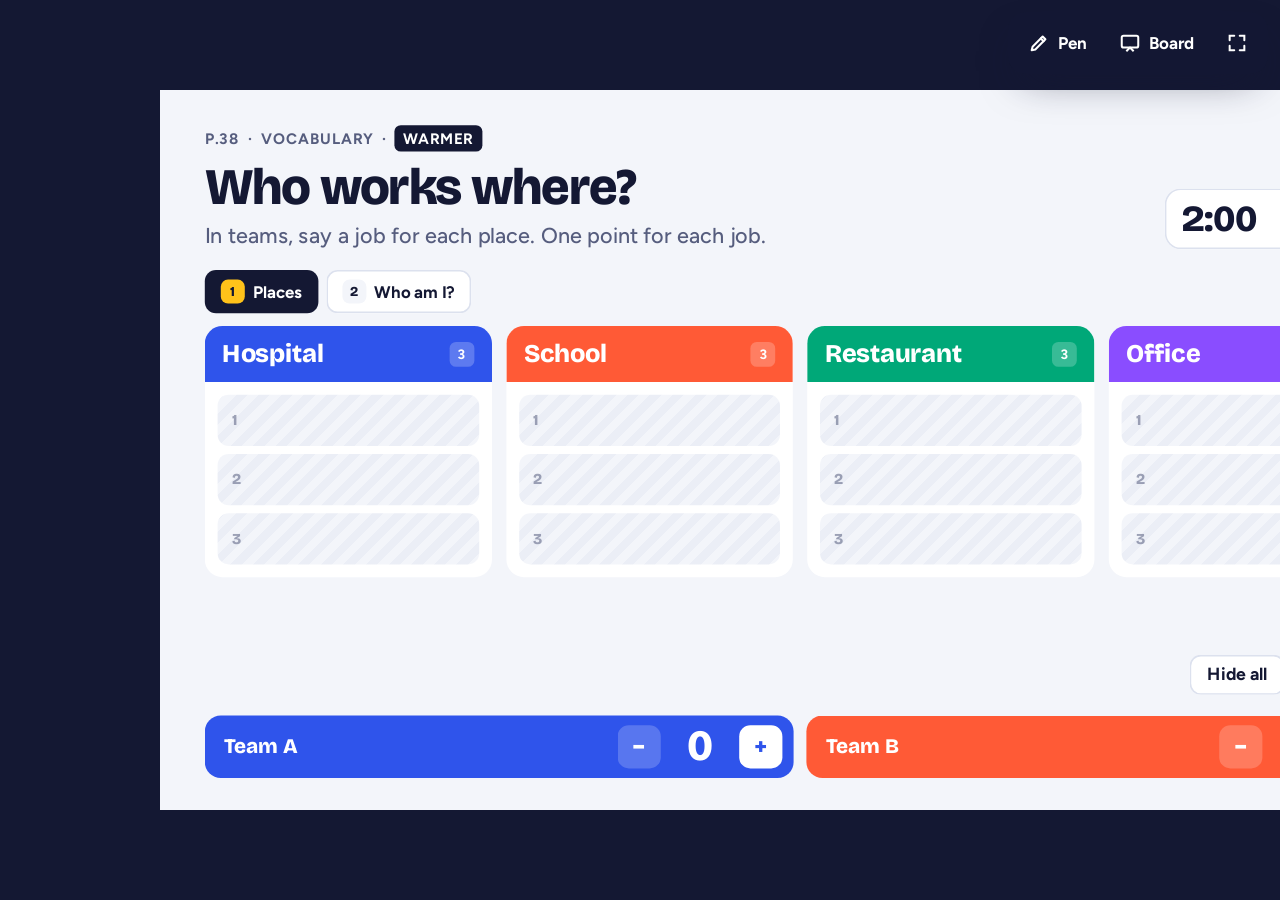
<file: artifacts/warmer.html>
<!doctype html>
<html lang="en">
<head>
<meta charset="utf-8">
<meta name="viewport" content="width=device-width,initial-scale=1,viewport-fit=cover">
<title>Warmer board</title>
<link rel="preconnect" href="https://fonts.googleapis.com"><link rel="preconnect" href="https://fonts.gstatic.com" crossorigin>
<link rel="stylesheet" href="https://fonts.googleapis.com/css2?family=Bricolage+Grotesque:opsz,wght@12..96,600;12..96,800&family=Figtree:wght@500;600;700;800&display=swap">
<link rel="stylesheet" href="kit.css">
<style>
/* Warmer: the things the teacher's book says to write on the board, ready-made, as a team game. */
.rounds{display:flex;gap:10px}
.rounds button{border:0;border-radius:14px;padding:12px 20px;background:var(--card);box-shadow:0 0 0 2px var(--line) inset;font:700 21px/1 var(--body);display:flex;gap:10px;align-items:center}
.rounds button i{font-style:normal;width:30px;height:30px;border-radius:9px;background:var(--paper);display:grid;place-items:center;font:800 17px/1 var(--display)}
.rounds button[aria-pressed="true"]{background:var(--ink);color:#fff;box-shadow:none}
.rounds button[aria-pressed="true"] i{background:var(--sun);color:var(--ink)}
.round{flex:1;min-height:0;display:flex;flex-direction:column;gap:16px}
.area{flex:1;min-height:0;overflow:auto}

/* categories: one column per group, answers hidden until tapped */
.cats{display:grid;gap:18px;height:100%;align-content:start}
.cat{background:var(--card);border-radius:22px;overflow:hidden;display:flex;flex-direction:column}
.cat h3{margin:0;padding:18px 22px;background:var(--k);color:#fff;font:800 32px/1.05 var(--display);letter-spacing:-.01em;display:flex;justify-content:space-between;align-items:center;gap:10px}
.cat h3 small{font:700 17px/1 var(--body);background:rgba(255,255,255,.22);padding:7px 10px;border-radius:8px;font-variant-numeric:tabular-nums}
.cat ul{list-style:none;margin:0;padding:16px;display:flex;flex-direction:column;gap:10px}
.tile{width:100%;border:0;border-radius:14px;min-height:64px;padding:0 18px;text-align:left;font:700 29px/1.1 var(--body);display:flex;align-items:center;gap:14px;
  background:repeating-linear-gradient(-45deg,var(--paper) 0 10px,#EBEEF6 10px 20px);color:transparent;position:relative}
.tile::before{content:attr(data-n);color:var(--ink2);font:800 19px/1 var(--display);opacity:.55}
.tile.on{background:color-mix(in srgb,var(--k) 12%,#fff);color:var(--ink)}
.tile.on::before{color:var(--k);opacity:1}

/* clue cards: read the clue, guess, tap for the answer */
.clues{display:grid;grid-template-columns:repeat(2,minmax(0,1fr));gap:18px}
.clue{border:0;border-radius:22px;background:var(--card);padding:26px 28px;text-align:left;display:flex;flex-direction:column;gap:16px;min-height:150px}
.clue p{margin:0;font:600 30px/1.3 var(--body)}
.clue .n{font:800 18px/1 var(--display);letter-spacing:.08em;text-transform:uppercase;color:var(--ink2)}
.clue .a{margin-top:auto;align-self:flex-start;font:800 34px/1 var(--display);padding:12px 18px;border-radius:12px;background:var(--paper);color:transparent;min-width:220px;
  background-image:repeating-linear-gradient(-45deg,var(--paper) 0 10px,#EBEEF6 10px 20px)}
.clue.on .a{background:var(--sun);color:var(--ink);background-image:none}

/* plain word tiles */
.words{display:grid;grid-template-columns:repeat(auto-fill,minmax(250px,1fr));gap:14px}
.words .tile{--k:var(--cobalt)}
.bar{display:flex;gap:10px;align-items:center}
.bar .sp{flex:1}
</style>
</head>
<body>
<script src="kit.js"></script>
<script>
// Settings (from the lesson, or this demo when opened on its own):
// {tpl:"warmer", page, sec, num:"Warmer", title, task, timer: seconds, teams: 2 | ["Team A", …] (leave out if no teams),
//  rounds:[ {name, type:"categories", columns:[{name, items:[…]}]}
//         | {name, type:"clues", items:[[clue, answer], …]}
//         | {name, type:"words", items:[…]} ]}
const DEMO={tpl:"warmer",page:"38",sec:"Vocabulary · Jobs",num:"Warmer",title:"Who works where?",
  task:"In teams, say a job for each place. One point for each job.",timer:120,teams:2,
  rounds:[
    {name:"Places",type:"categories",columns:[
      {name:"Hospital",items:["doctor","nurse","receptionist"]},
      {name:"School",items:["teacher","cleaner","cook"]},
      {name:"Restaurant",items:["chef","waiter","cashier"]},
      {name:"Office",items:["manager","secretary","accountant"]}]},
    {name:"Who am I?",type:"clues",items:[
      ["I work in a hospital. I help the doctor.","nurse"],
      ["I wear a uniform. I catch criminals.","police officer"],
      ["I work in the sky. I fly planes.","pilot"],
      ["I cut hair. I work in a salon.","hairdresser"]]}
  ]};
const {esc,el,$}=Kit;
const c=Kit.load(DEMO);
const F=Kit.frame(c);
const rounds=(c.rounds&&c.rounds.length)?c.rounds:[{type:"words",items:c.items||[]}];
const KC=["var(--cobalt)","var(--tomato)","var(--green)","var(--violet)","var(--pink)","#E08A00"];
const wrap=el(`<div class="round"></div>`);
let tabs=null;
if(rounds.length>1){tabs=el(`<div class="rounds">${rounds.map((r,i)=>`<button aria-pressed="${!i}" data-i="${i}"><i>${i+1}</i>${esc(r.name||"Round "+(i+1))}</button>`).join("")}</div>`);wrap.appendChild(tabs);}
const area=el(`<div class="area"></div>`);wrap.appendChild(area);
const bar=el(`<div class="bar"><span class="sp"></span><button class="chipbtn" data-x="hide">Hide all</button><button class="chipbtn dark" data-x="show">Show all</button></div>`);
wrap.appendChild(bar);
F.stage.appendChild(wrap);
Kit.extras(F,c);

const views=rounds.map(r=>{
  if(r.type==="categories"){const cols=r.columns||[];
    return el(`<div class="cats" style="grid-template-columns:repeat(${Math.min(cols.length,5)},minmax(0,1fr))">${cols.map((col,i)=>`<section class="cat" style="--k:${KC[i%KC.length]}">
      <h3>${esc(col.name)}<small>${(col.items||[]).length}</small></h3><ul>${(col.items||[]).map((w,j)=>`<li><button class="tile" data-n="${j+1}">${esc(w)}</button></li>`).join("")}</ul></section>`).join("")}</div>`);}
  if(r.type==="clues")return el(`<div class="clues">${(r.items||[]).map((it,i)=>{const [q,a]=Array.isArray(it)?it:[it,""];
      return `<button class="clue"><span class="n">Clue ${i+1}</span><p>${esc(q)}</p>${a?`<span class="a">${esc(a)}</span>`:""}</button>`;}).join("")}</div>`);
  return el(`<div class="words">${(r.items||[]).map((w,j)=>`<button class="tile" data-n="${j+1}">${esc(w)}</button>`).join("")}</div>`);
});
let cur=0;
const show=i=>{cur=i;area.replaceChildren(views[i]);tabs&&tabs.querySelectorAll("button").forEach(b=>b.setAttribute("aria-pressed",+b.dataset.i===i));};
show(0);
tabs&&tabs.addEventListener("click",e=>{const b=e.target.closest("button");if(b)show(+b.dataset.i);});
area.addEventListener("click",e=>{const t=e.target.closest(".tile,.clue");if(!t)return;t.classList.toggle("on");if(t.classList.contains("on")){t.classList.remove("pop");void t.offsetWidth;t.classList.add("pop");}});
bar.addEventListener("click",e=>{const b=e.target.closest("button");if(!b)return;views[cur].querySelectorAll(".tile,.clue").forEach(t=>t.classList.toggle("on",b.dataset.x==="show"));});
</script>
</body>
</html>
</file>
<file: styles.css>
body{margin:0;background:#F2F4FA;color:#14213D;font-family:'DM Sans',system-ui,sans-serif;-webkit-font-smoothing:antialiased}
*{box-sizing:border-box}
a{color:#2F5BEA}a:hover{color:#14213D}
input,textarea,button{font-family:inherit;color:inherit}
input::placeholder,textarea::placeholder{color:#9AA1B6}

/* hover states from the design */
.hov-card{transition:box-shadow .15s,transform .15s}
.hov-card:hover{box-shadow:0 10px 28px rgba(20,33,61,.10);transform:translateY(-2px)}
.hov-small:hover{box-shadow:0 8px 22px rgba(20,33,61,.08)}
.hov-nav:hover{background:#24345C !important}
.hov-white:hover{background:#fff !important}
.hov-side:hover{background:#24345C !important}

@media print{
  [data-noprint]{display:none !important}
  body,#app>div,[data-printwrap]{background:#fff !important;padding:0 !important;display:block !important}
  [data-printpage]{box-shadow:none !important;border:none !important;padding:0 !important;aspect-ratio:auto !important}
  .pp{border-radius:0 !important}
  .ppw + .ppw{break-before:page}
  .ppw{display:block !important}
  .pp{font-size:10.5px !important;gap:8px !important}
  .pc{padding:3px 5px !important}
  @page{size:A4 landscape;margin:10mm}
}

/* ---------- motion ---------- */
@keyframes fxScreen{from{opacity:0;transform:translateY(8px)}to{opacity:1;transform:none}}
@keyframes fxIn{from{opacity:0;transform:translateY(6px)}to{opacity:1;transform:none}}
@keyframes fxPop{0%{transform:scale(.6)}60%{transform:scale(1.15)}100%{transform:scale(1)}}
@keyframes fxPulse{0%,100%{opacity:1}50%{opacity:.45}}
@keyframes fxToast{from{opacity:0;transform:translate(-50%,14px)}to{opacity:1;transform:translate(-50%,0)}}
.fx-screen{animation:fxScreen .22s ease-out}
.fx-in{animation:fxIn .22s ease-out}
.fx-pop{animation:fxPop .3s ease-out}
.fx-pulse{animation:fxPulse 1.1s ease-in-out infinite}
.fx-toast{animation:fxToast .25s ease-out}
.fx-side{transition:width .2s ease}
button{transition:transform .08s ease,filter .15s ease,background-color .15s ease,box-shadow .15s ease}
button:hover{filter:brightness(1.06)}
button:active{transform:scale(.96)}
.hov-row{transition:transform .12s ease}
.hov-row:hover{transform:translateX(3px)}
input,textarea,select{transition:border-color .15s ease,box-shadow .15s ease}
input:focus,textarea:focus{box-shadow:0 0 0 3px rgba(47,91,234,.15)}
@media (prefers-reduced-motion: reduce){*,*::before,*::after{animation:none !important;transition:none !important}}

/* ---------- phone ---------- */
@media (max-width: 760px){
  .m-jump{padding:6px 10px !important;gap:6px !important}
  .m-jump select{max-width:calc(100vw - 90px) !important}
  .m-pad{padding:12px 12px 4px !important;gap:8px !important}
  .m-grid{grid-template-columns:1fr !important;padding:10px 12px 28px !important;gap:14px !important}
  .m-grid aside{min-height:0 !important}
  .m-card{padding:18px 16px !important;min-height:0 !important;border-radius:16px !important}
  .m-big{font-size:26px !important}
  .m-timer{font-size:44px !important}
  .m-main{padding:16px 12px 32px !important}
  .m-main h1{font-size:30px !important}
  main[data-screen-label]{padding:14px 12px 28px !important}
  main h1{font-size:28px !important}
  .m-1col{grid-template-columns:minmax(0,1fr) !important}
  .m-page{aspect-ratio:auto !important;overflow-x:auto;padding:14px !important}
  .m-tbl{min-width:640px}
  .m-pad{padding:12px !important}
  input,select,textarea{max-width:100%}
  label > input{min-width:0;width:100%}
}
</file>
<file: artifacts/kit.css>
/* Lesson artifacts: one shared look for every artifact page.
   Layout: a fixed 1600×900 stage scaled to fit the board; solid colour blocks, strong type, lots of air.
   Single light look on purpose (classroom board), every colour set explicitly. */
:root{
  color-scheme:light;
  --paper:#F3F5FA;      /* stage ground: cool, clean */
  --card:#FFFFFF;
  --ink:#141833;        /* text, deep navy */
  --ink2:#565D7E;       /* secondary text */
  --line:#DCE1EE;
  --cobalt:#2F54EB;
  --tomato:#FF5A36;
  --sun:#FFC21A;
  --green:#00A878;
  --violet:#8A4DFF;
  --pink:#F2367E;
  --sky:#E3EAFF;
  /* grammar roles: the same colour means the same job in every formula */
  --r-subj:var(--cobalt);
  --r-aux:var(--tomato);
  --r-verb:var(--sun);
  --r-neg:var(--ink);
  --r-q:var(--violet);
  --r-rest:#8790B0;
  --r-mark:var(--ink);
  --display:"Bricolage Grotesque","Figtree","Segoe UI",system-ui,sans-serif;
  --body:"Figtree","Segoe UI",system-ui,sans-serif;
}
*{box-sizing:border-box}
html,body{height:100%;margin:0}
body{background:var(--ink);color:var(--ink);font-family:var(--body);overflow:hidden;-webkit-font-smoothing:antialiased;
  user-select:none;-webkit-user-select:none;touch-action:manipulation}
button{font:inherit;color:inherit;cursor:pointer}
button:focus-visible{outline:3px solid var(--cobalt);outline-offset:3px}

/* stage: designed at 1600×900, scaled to the screen */
.vp{position:fixed;inset:0;display:grid;place-items:center;overflow:hidden}
.stage{width:1600px;height:900px;flex:none;background:var(--paper);position:relative;transform-origin:center center;
  display:flex;flex-direction:column;padding:44px 56px 40px;gap:26px;overflow:hidden}

/* header: where in the book, then the artifact's name */
.hd{display:flex;align-items:flex-end;gap:28px}
.hd .tt{flex:1;min-width:0}
.eyebrow{display:flex;gap:10px;align-items:center;font:700 19px/1 var(--body);letter-spacing:.06em;text-transform:uppercase;color:var(--ink2)}
.eyebrow b{background:var(--ink);color:#fff;padding:7px 11px;border-radius:8px;letter-spacing:.04em}
h1.title{font:800 64px/1.02 var(--display);letter-spacing:-.025em;margin:12px 0 0;text-wrap:balance}
.task{font:500 27px/1.3 var(--body);color:var(--ink2);margin:10px 0 0;max-width:1100px}

/* generic pieces */
.chipbtn{border:0;border-radius:14px;background:var(--card);box-shadow:0 0 0 2px var(--line) inset;padding:14px 22px;font:700 22px/1 var(--body)}
.chipbtn:active{transform:scale(.97)}
.chipbtn.dark{background:var(--ink);color:#fff;box-shadow:none}
.shake{animation:shake .38s}
@keyframes shake{20%{transform:translateX(-9px)}40%{transform:translateX(8px)}60%{transform:translateX(-6px)}80%{transform:translateX(4px)}}
.pop{animation:pop .32s cubic-bezier(.3,1.6,.5,1)}
@keyframes pop{from{transform:scale(.6);opacity:0}}

/* timer */
.timer{display:flex;align-items:center;gap:12px;background:var(--card);border-radius:20px;padding:10px 12px 10px 22px;box-shadow:0 0 0 2px var(--line) inset}
.timer .t{font:800 46px/1 var(--display);font-variant-numeric:tabular-nums;min-width:118px;letter-spacing:-.02em}
.timer button{width:56px;height:56px;border-radius:14px;border:0;background:var(--ink);color:#fff;display:grid;place-items:center}
.timer button.rs{background:var(--paper);color:var(--ink)}
.timer button svg{width:24px;height:24px}
.timer.run .t{color:var(--cobalt)}
.timer.low .t{color:var(--tomato)}
.timer.end{animation:flash .5s 4 alternate;background:var(--tomato)}
.timer.end .t{color:#fff}
@keyframes flash{to{background:var(--sun)}}

/* team scoreboard */
.teams{display:flex;gap:16px}
.team{flex:1;display:flex;align-items:center;gap:14px;border-radius:20px;padding:12px 14px 12px 24px;background:var(--tc);color:#fff;min-width:0}
.team .nm{font:800 26px/1.1 var(--display);flex:1;min-width:0;overflow:hidden;text-overflow:ellipsis;white-space:nowrap}
.team .sc{font:800 54px/1 var(--display);font-variant-numeric:tabular-nums;min-width:70px;text-align:center}
.team button{width:54px;height:54px;border-radius:14px;border:0;background:rgba(255,255,255,.2);color:#fff;font:800 32px/1 var(--display)}
.team button.plus{background:#fff;color:var(--tc)}
.team.bump .sc{animation:pop .32s cubic-bezier(.3,1.6,.5,1)}

/* tool dock: pen on the content, blank board, full screen */
.dock{position:fixed;right:calc(12px + env(safe-area-inset-right,0px));top:calc(12px + env(safe-area-inset-top,0px));z-index:60;
  display:flex;gap:8px;align-items:center;background:rgba(20,24,51,.92);padding:8px;border-radius:18px;box-shadow:0 18px 40px -16px rgba(20,24,51,.6)}
.dock button{height:46px;min-width:46px;padding:0 12px;border:0;border-radius:12px;background:transparent;color:#fff;display:flex;align-items:center;gap:8px;font:700 17px/1 var(--body)}
.dock button svg{width:22px;height:22px;flex:none}
.dock button[aria-pressed="true"]{background:#fff;color:var(--ink)}
.dock .sep{width:1px;height:30px;background:rgba(255,255,255,.2)}
.dock .tools{display:none;gap:6px;align-items:center}
.dock.drawing .tools{display:flex}
.dock .sw{min-width:40px;width:40px;height:40px;padding:0;border-radius:50%;justify-content:center}
.dock .sw i{width:24px;height:24px;border-radius:50%;background:var(--c);box-shadow:0 0 0 2px rgba(255,255,255,.35)}
.dock .sw[aria-pressed="true"]{background:#fff}
.dock .sw[aria-pressed="true"] i{box-shadow:none}

/* drawing layers */
canvas.ink{position:fixed;inset:0;width:100%;height:100%;z-index:40;pointer-events:none;touch-action:none}
body.pen canvas.ink.over{pointer-events:auto;cursor:crosshair}
.board{position:fixed;inset:0;z-index:50;background:#FFFFFF;display:none}
body.boarding .board{display:block}
.board canvas.ink{position:absolute;pointer-events:auto;cursor:crosshair;z-index:1}
.board .lbl{position:absolute;left:24px;top:20px;z-index:2;font:700 18px/1 var(--body);letter-spacing:.08em;text-transform:uppercase;color:var(--ink2)}

.missing{display:grid;place-items:center;height:100%;font:600 28px/1.4 var(--body);color:#fff;text-align:center;padding:40px}
@media (prefers-reduced-motion: reduce){*{animation:none!important;transition:none!important}}

/* shared task pieces: word chips, action row, panels, numbered rows */
.panel{background:var(--card);border-radius:24px;padding:24px 28px;min-width:0;min-height:0}
.acts{display:flex;gap:10px;align-items:center}
.acts .sp{flex:1}
.acts .ct{font:800 24px/1 var(--display);font-variant-numeric:tabular-nums;color:var(--ink2);padding:0 6px}
.navb{width:56px;height:56px;border-radius:14px;border:0;background:var(--card);box-shadow:0 0 0 2px var(--line) inset;font:800 28px/1 var(--display)}
.wchip{border:0;height:64px;padding:0 22px;border-radius:14px;background:var(--ink);color:#fff;font:700 30px/1 var(--body);touch-action:none}
.wchip.sel{background:var(--sun);color:var(--ink);box-shadow:0 0 0 4px var(--ink) inset}
.wchip[disabled]{opacity:0;pointer-events:none}
.wchip.ghost{position:fixed;z-index:70;pointer-events:none;opacity:.92;transform:rotate(-3deg);box-shadow:0 18px 30px -12px rgba(20,24,51,.5)}
.pool{display:flex;flex-wrap:wrap;gap:12px}
.rows{list-style:none;margin:0;padding:0;display:flex;flex-direction:column;gap:14px;counter-reset:r}
.rows>li{display:flex;align-items:center;gap:18px;font:600 32px/1.35 var(--body);counter-increment:r}
.rows>li::before{content:counter(r);flex:none;width:46px;height:46px;border-radius:12px;background:var(--paper);display:grid;place-items:center;font:800 22px/1 var(--display);color:var(--ink2)}
.state{font:800 26px/1 var(--display);color:var(--green);min-height:26px}
</file>
